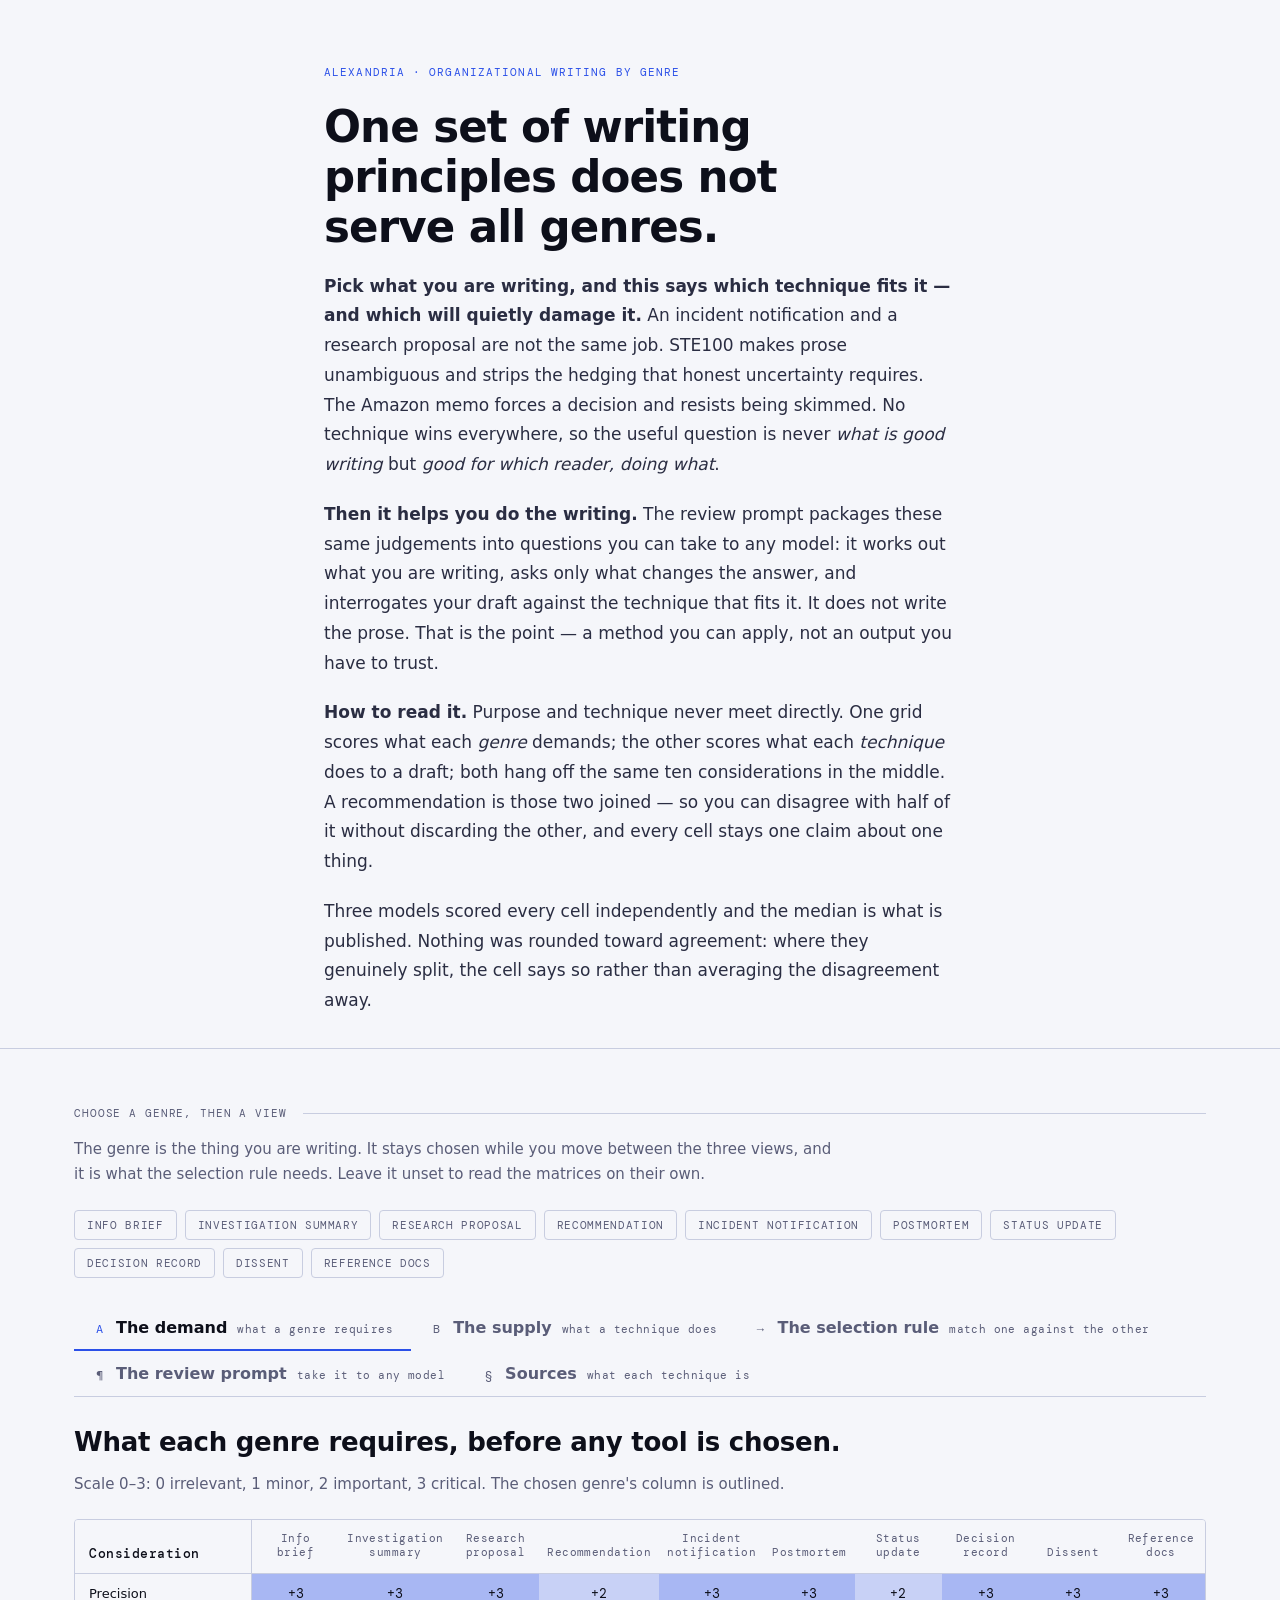
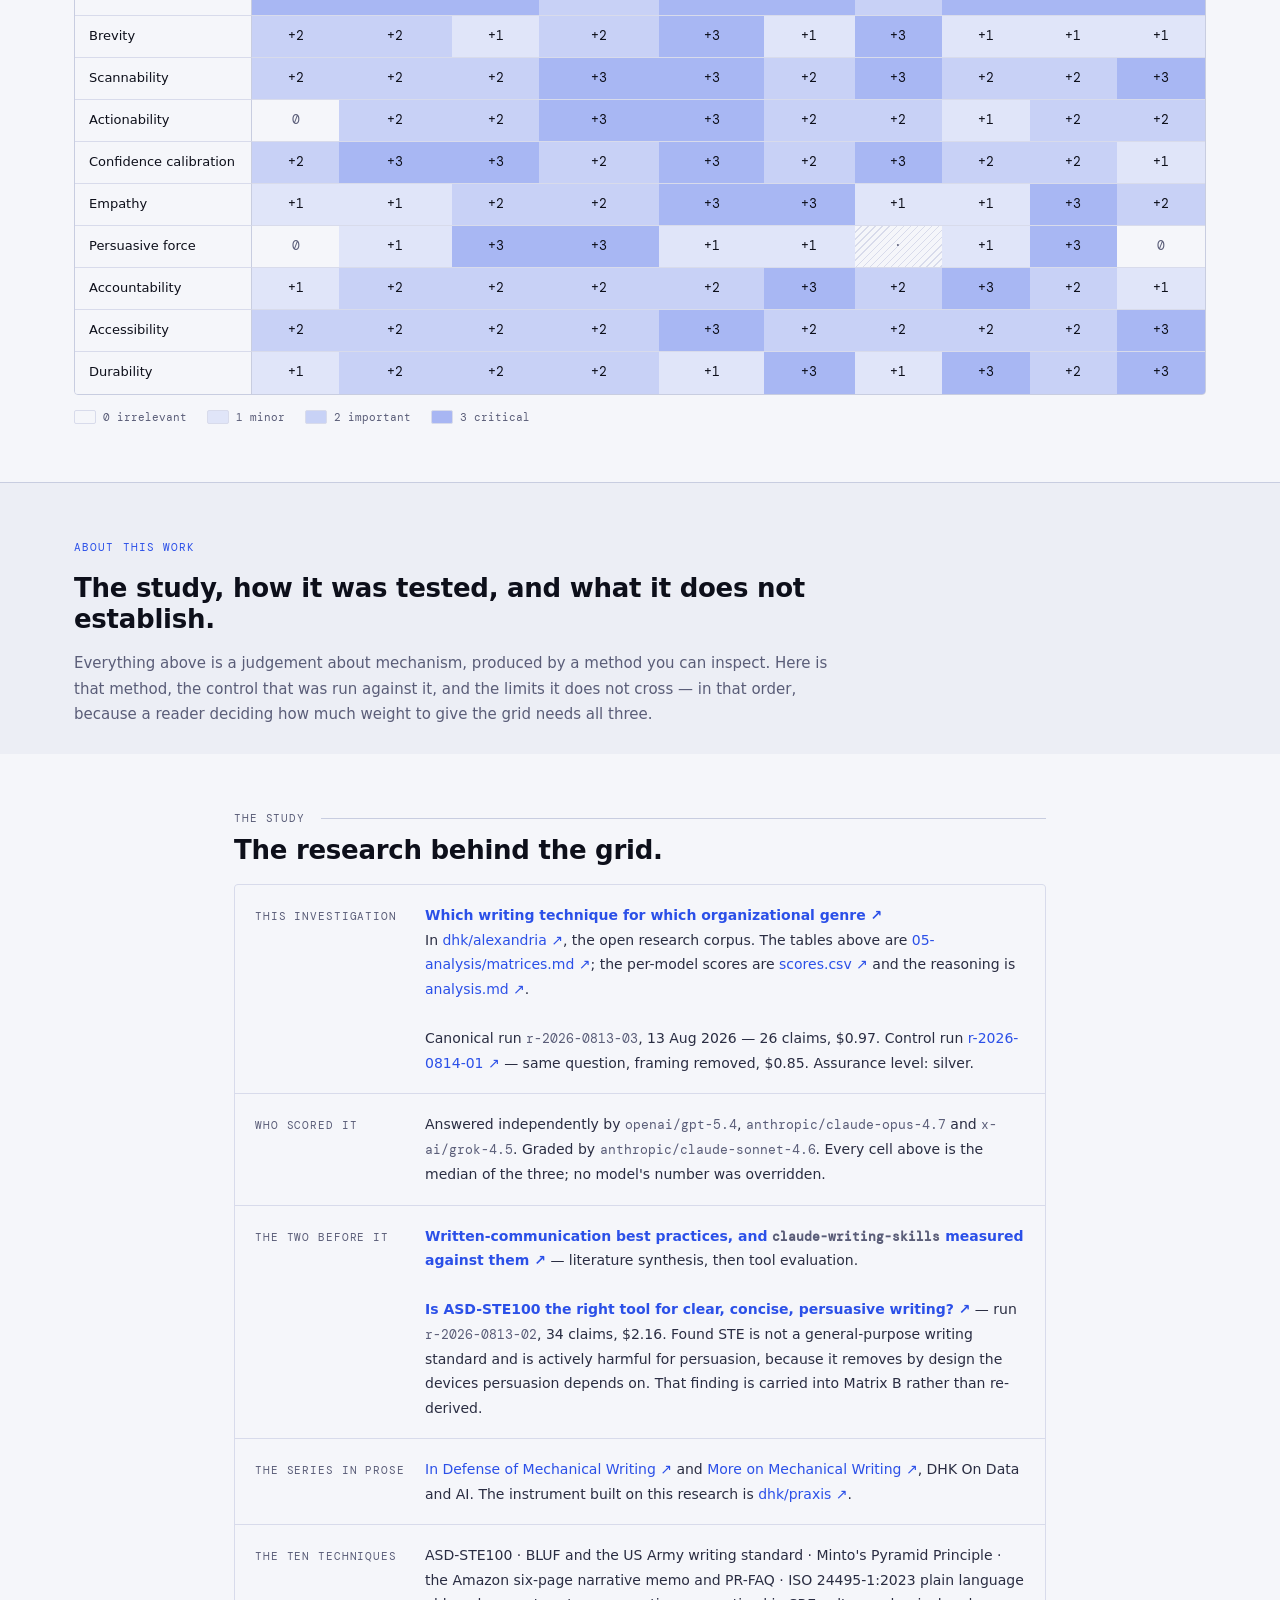
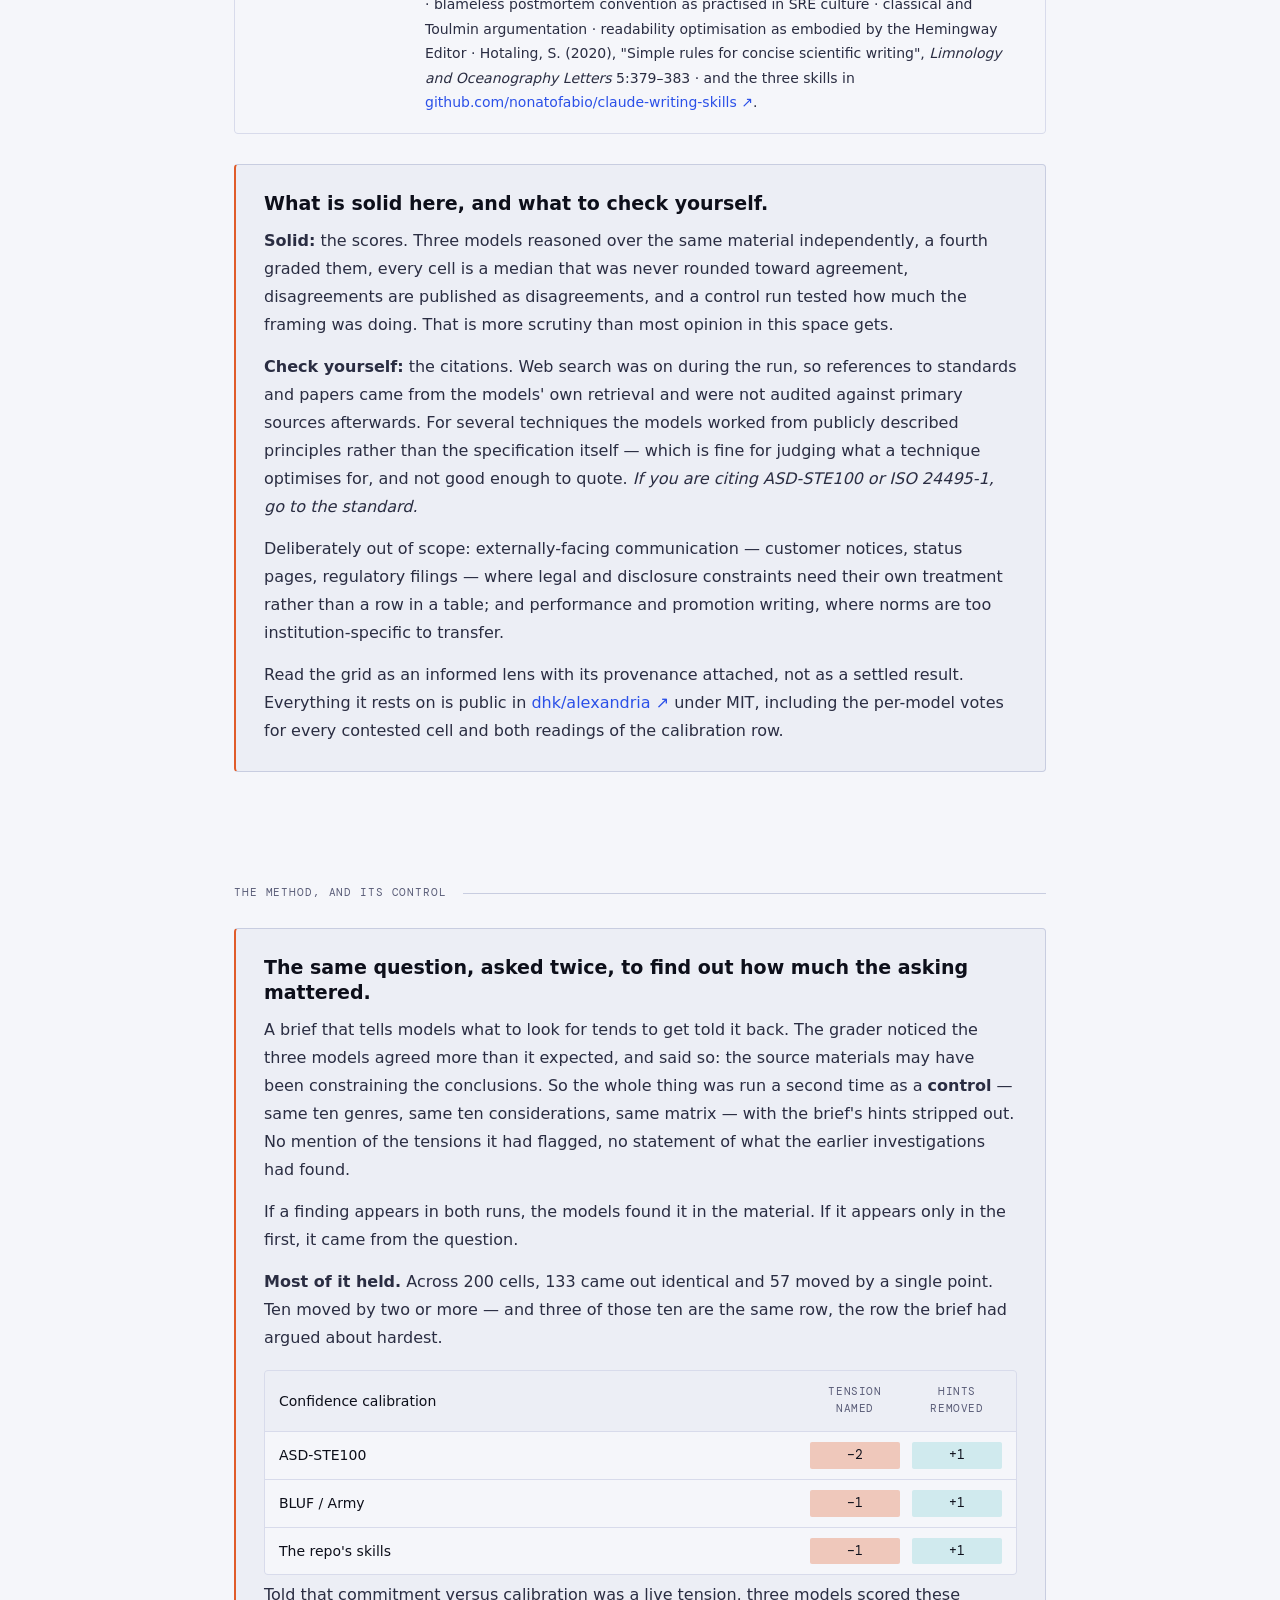
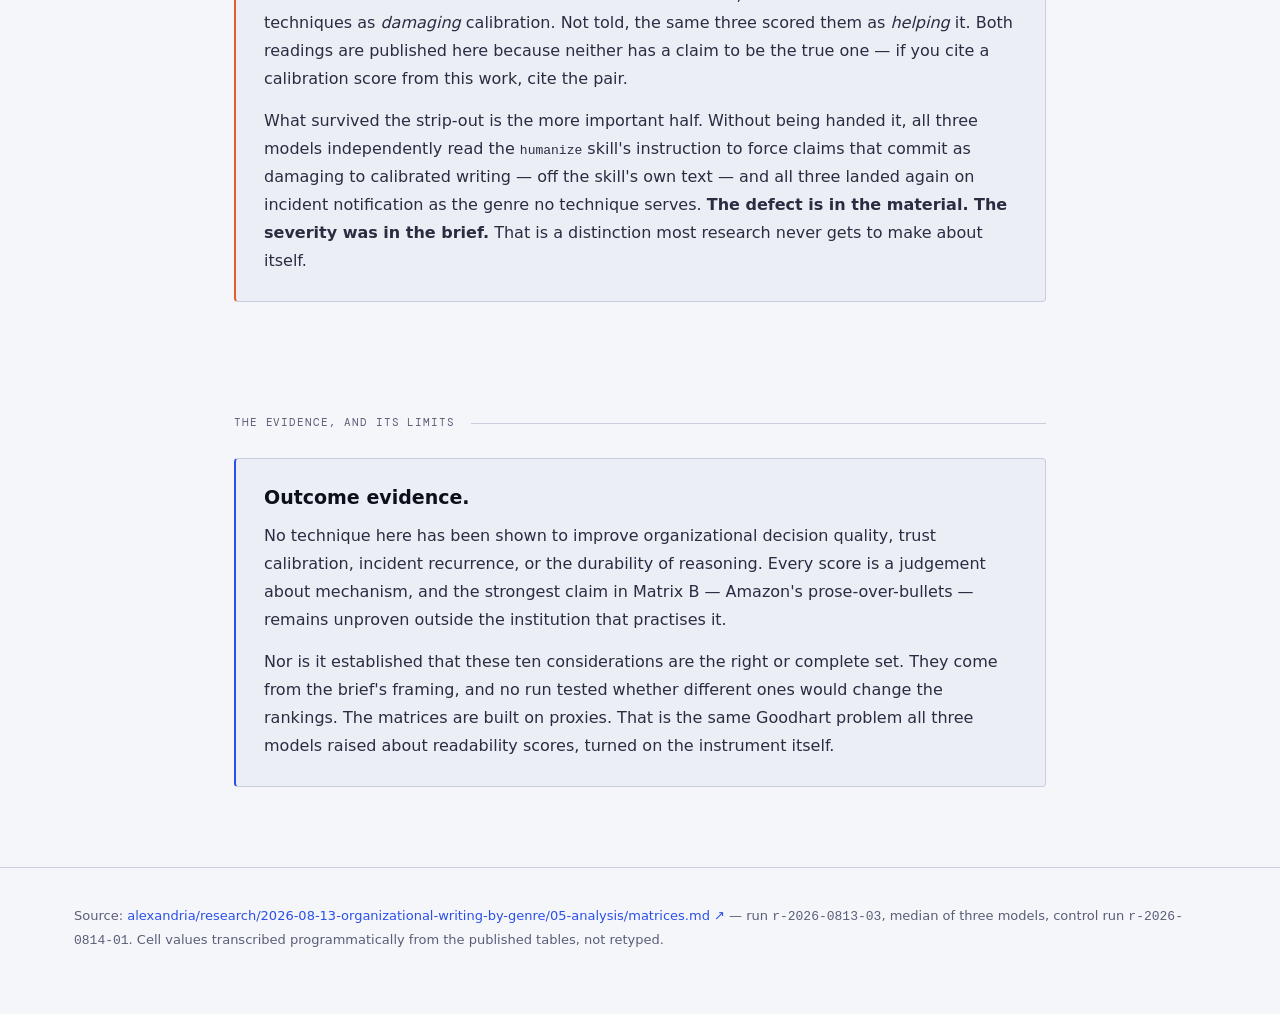
<file: research/2026-08-13-organizational-writing-by-genre/06-viewer/index.html>
<!doctype html>
<html lang="en">
<head>
<meta charset="utf-8">
<meta name="viewport" content="width=device-width, initial-scale=1">
<link rel="icon" href="data:image/svg+xml,%3Csvg xmlns='http://www.w3.org/2000/svg' viewBox='0 0 16 16'%3E%3Crect width='16' height='16' fill='%23f5f6fa'/%3E%3Cg fill='%232b50e8'%3E%3Crect x='2' y='2' width='5' height='5'/%3E%3Crect x='9' y='2' width='5' height='5' opacity='.45'/%3E%3Crect x='2' y='9' width='5' height='5' opacity='.45'/%3E%3Crect x='9' y='9' width='5' height='5'/%3E%3C/g%3E%3C/svg%3E">
<meta name="description" content="Ten organizational writing genres, ten writing techniques, and the ten considerations that join them. Built from the published matrices of research/2026-08-13-organizational-writing-by-genre.">
<title>An Opinionated Guide to Writing Techniques</title>
<link rel="preconnect" href="https://fonts.googleapis.com">
<link rel="preconnect" href="https://fonts.gstatic.com" crossorigin>
<link rel="stylesheet" href="https://fonts.googleapis.com/css2?family=DM+Mono:wght@400;500&display=swap">
<script id="grid-data" type="application/json">{"A": {"cols": ["Info brief", "Investigation summary", "Research proposal", "Recommendation", "Incident notification", "Postmortem", "Status update", "Decision record", "Dissent", "Reference docs"], "rows": [{"name": "Precision", "cells": [{"v": 3, "c": false, "d": false}, {"v": 3, "c": false, "d": false}, {"v": 3, "c": false, "d": false}, {"v": 2, "c": false, "d": false}, {"v": 3, "c": false, "d": false}, {"v": 3, "c": false, "d": false}, {"v": 2, "c": false, "d": false}, {"v": 3, "c": false, "d": false}, {"v": 3, "c": false, "d": false}, {"v": 3, "c": false, "d": false}]}, {"name": "Brevity", "cells": [{"v": 2, "c": false, "d": false}, {"v": 2, "c": false, "d": false}, {"v": 1, "c": false, "d": false}, {"v": 2, "c": false, "d": false}, {"v": 3, "c": false, "d": false}, {"v": 1, "c": false, "d": false}, {"v": 3, "c": false, "d": false}, {"v": 1, "c": false, "d": false}, {"v": 1, "c": false, "d": false}, {"v": 1, "c": false, "d": false}]}, {"name": "Scannability", "cells": [{"v": 2, "c": false, "d": false}, {"v": 2, "c": false, "d": false}, {"v": 2, "c": false, "d": false}, {"v": 3, "c": false, "d": false}, {"v": 3, "c": false, "d": false}, {"v": 2, "c": false, "d": false}, {"v": 3, "c": false, "d": false}, {"v": 2, "c": false, "d": false}, {"v": 2, "c": false, "d": false}, {"v": 3, "c": false, "d": false}]}, {"name": "Actionability", "cells": [{"v": 0, "c": false, "d": false}, {"v": 2, "c": false, "d": false}, {"v": 2, "c": false, "d": false}, {"v": 3, "c": false, "d": false}, {"v": 3, "c": false, "d": false}, {"v": 2, "c": false, "d": false}, {"v": 2, "c": false, "d": false}, {"v": 1, "c": false, "d": false}, {"v": 2, "c": false, "d": false}, {"v": 2, "c": false, "d": false}]}, {"name": "Confidence calibration", "cells": [{"v": 2, "c": false, "d": false}, {"v": 3, "c": false, "d": false}, {"v": 3, "c": false, "d": false}, {"v": 2, "c": false, "d": false}, {"v": 3, "c": false, "d": false}, {"v": 2, "c": false, "d": false}, {"v": 3, "c": false, "d": false}, {"v": 2, "c": false, "d": false}, {"v": 2, "c": false, "d": false}, {"v": 1, "c": false, "d": false}]}, {"name": "Empathy", "cells": [{"v": 1, "c": false, "d": false}, {"v": 1, "c": false, "d": false}, {"v": 2, "c": false, "d": false}, {"v": 2, "c": false, "d": false}, {"v": 3, "c": false, "d": false}, {"v": 3, "c": false, "d": false}, {"v": 1, "c": false, "d": false}, {"v": 1, "c": false, "d": false}, {"v": 3, "c": false, "d": false}, {"v": 2, "c": false, "d": false}]}, {"name": "Persuasive force", "cells": [{"v": 0, "c": false, "d": false}, {"v": 1, "c": false, "d": false}, {"v": 3, "c": false, "d": false}, {"v": 3, "c": false, "d": false}, {"v": 1, "c": false, "d": false}, {"v": 1, "c": false, "d": false}, {"v": null, "c": false, "d": false}, {"v": 1, "c": false, "d": false}, {"v": 3, "c": false, "d": false}, {"v": 0, "c": false, "d": false}]}, {"name": "Accountability", "cells": [{"v": 1, "c": false, "d": false}, {"v": 2, "c": false, "d": false}, {"v": 2, "c": false, "d": false}, {"v": 2, "c": false, "d": false}, {"v": 2, "c": false, "d": false}, {"v": 3, "c": false, "d": false}, {"v": 2, "c": false, "d": false}, {"v": 3, "c": false, "d": false}, {"v": 2, "c": false, "d": false}, {"v": 1, "c": false, "d": false}]}, {"name": "Accessibility", "cells": [{"v": 2, "c": false, "d": false}, {"v": 2, "c": false, "d": false}, {"v": 2, "c": false, "d": false}, {"v": 2, "c": false, "d": false}, {"v": 3, "c": false, "d": false}, {"v": 2, "c": false, "d": false}, {"v": 2, "c": false, "d": false}, {"v": 2, "c": false, "d": false}, {"v": 2, "c": false, "d": false}, {"v": 3, "c": false, "d": false}]}, {"name": "Durability", "cells": [{"v": 1, "c": false, "d": false}, {"v": 2, "c": false, "d": false}, {"v": 2, "c": false, "d": false}, {"v": 2, "c": false, "d": false}, {"v": 1, "c": false, "d": false}, {"v": 3, "c": false, "d": false}, {"v": 1, "c": false, "d": false}, {"v": 3, "c": false, "d": false}, {"v": 2, "c": false, "d": false}, {"v": 3, "c": false, "d": false}]}]}, "B": {"cols": ["ASD-STE100", "BLUF/Army", "Minto", "Amazon memo", "ISO 24495-1", "Blameless PM", "Toulmin", "Hemingway", "Hotaling", "repo skills"], "rows": [{"name": "Precision", "cells": [{"v": 2, "c": false, "d": false}, {"v": 1, "c": false, "d": false}, {"v": 1, "c": false, "d": false}, {"v": 2, "c": false, "d": false}, {"v": 1, "c": false, "d": true}, {"v": 1, "c": true, "d": false}, {"v": 2, "c": false, "d": false}, {"v": 0, "c": true, "d": false}, {"v": 1, "c": false, "d": false}, {"v": 2, "c": false, "d": true}]}, {"name": "Brevity", "cells": [{"v": 2, "c": false, "d": false}, {"v": 2, "c": false, "d": false}, {"v": 1, "c": false, "d": false}, {"v": -1, "c": false, "d": false}, {"v": 1, "c": false, "d": true}, {"v": 0, "c": false, "d": false}, {"v": -1, "c": false, "d": true}, {"v": 2, "c": false, "d": false}, {"v": 2, "c": false, "d": false}, {"v": 2, "c": false, "d": false}]}, {"name": "Scannability", "cells": [{"v": 1, "c": false, "d": false}, {"v": 2, "c": false, "d": false}, {"v": 2, "c": false, "d": false}, {"v": -2, "c": false, "d": true}, {"v": 2, "c": false, "d": true}, {"v": 1, "c": false, "d": false}, {"v": 0, "c": false, "d": false}, {"v": 1, "c": true, "d": false}, {"v": 1, "c": false, "d": false}, {"v": 2, "c": false, "d": true}]}, {"name": "Actionability", "cells": [{"v": 2, "c": false, "d": false}, {"v": 2, "c": false, "d": false}, {"v": 1, "c": false, "d": false}, {"v": 1, "c": false, "d": false}, {"v": 2, "c": false, "d": true}, {"v": 1, "c": false, "d": false}, {"v": 1, "c": false, "d": false}, {"v": 0, "c": false, "d": false}, {"v": 0, "c": false, "d": false}, {"v": 2, "c": false, "d": false}]}, {"name": "Confidence calibration", "cells": [{"v": -2, "c": false, "d": false}, {"v": -1, "c": false, "d": false}, {"v": null, "c": false, "d": true}, {"v": 1, "c": true, "d": false}, {"v": 1, "c": false, "d": true}, {"v": 2, "c": false, "d": false}, {"v": 2, "c": false, "d": false}, {"v": -2, "c": false, "d": false}, {"v": 0, "c": false, "d": false}, {"v": -1, "c": false, "d": true}]}, {"name": "Empathy", "cells": [{"v": -1, "c": false, "d": true}, {"v": 0, "c": false, "d": false}, {"v": 0, "c": false, "d": false}, {"v": 1, "c": false, "d": false}, {"v": 2, "c": false, "d": true}, {"v": 2, "c": false, "d": false}, {"v": 1, "c": false, "d": false}, {"v": 0, "c": false, "d": false}, {"v": 0, "c": false, "d": false}, {"v": null, "c": true, "d": false}]}, {"name": "Persuasive force", "cells": [{"v": -2, "c": false, "d": false}, {"v": 1, "c": false, "d": false}, {"v": 2, "c": false, "d": false}, {"v": 2, "c": false, "d": false}, {"v": null, "c": false, "d": true}, {"v": 0, "c": false, "d": false}, {"v": 2, "c": false, "d": false}, {"v": -1, "c": false, "d": false}, {"v": 0, "c": false, "d": false}, {"v": null, "c": true, "d": false}]}, {"name": "Accountability", "cells": [{"v": 1, "c": false, "d": false}, {"v": 1, "c": false, "d": false}, {"v": 0, "c": false, "d": false}, {"v": 1, "c": false, "d": false}, {"v": 1, "c": false, "d": true}, {"v": 2, "c": false, "d": true}, {"v": 1, "c": false, "d": false}, {"v": 0, "c": true, "d": false}, {"v": 0, "c": true, "d": false}, {"v": 2, "c": false, "d": true}]}, {"name": "Accessibility", "cells": [{"v": 2, "c": false, "d": false}, {"v": 1, "c": false, "d": false}, {"v": 1, "c": false, "d": false}, {"v": 0, "c": false, "d": true}, {"v": 2, "c": false, "d": true}, {"v": 1, "c": false, "d": false}, {"v": 0, "c": false, "d": false}, {"v": 2, "c": false, "d": true}, {"v": 1, "c": false, "d": false}, {"v": 2, "c": false, "d": true}]}, {"name": "Durability", "cells": [{"v": 1, "c": false, "d": false}, {"v": 0, "c": false, "d": false}, {"v": 1, "c": false, "d": false}, {"v": 2, "c": false, "d": false}, {"v": 1, "c": false, "d": true}, {"v": 2, "c": false, "d": false}, {"v": 2, "c": false, "d": false}, {"v": -1, "c": true, "d": false}, {"v": 0, "c": false, "d": false}, {"v": null, "c": true, "d": false}]}]}, "contested": [{"cell": "Precision × Blameless PM", "votes": "+1, 0, +2"}, {"cell": "Precision × Hemingway", "votes": "-1, 0, +1"}, {"cell": "Scannability × Hemingway", "votes": "0, +2, +1"}, {"cell": "Confidence calibration × Amazon memo", "votes": "+2, 0, +1"}, {"cell": "Empathy × repo skills", "votes": "-1, +1"}, {"cell": "Persuasive force × repo skills", "votes": "-2, +1"}, {"cell": "Accountability × Hemingway", "votes": "0, -1, +2"}, {"cell": "Accountability × Hotaling", "votes": "0, 0, +2"}, {"cell": "Durability × Hemingway", "votes": "0, -2, -1"}, {"cell": "Durability × repo skills", "votes": "+1, -1"}]}</script>
</head>
<body>
<style>
/* DHK "Electric Cobalt", light-only by system rule. Flat colour, hairline
   borders, no shadows, one 4px radius. DM Mono is chrome and figures only.

   Colour does two jobs here and only two:
   · Matrix A is magnitude — one hue, cobalt, light to dark.
   · Matrix B is polarity — teal serves / orange damages, neutral grey at zero.
   Validated: teal↔orange ΔE 17.5 deutan. Teal alone falls under 3:1 against
   the surface, so every cell prints its number and no cell is colour-alone. */
:root{
  --bg:#f5f6fa; --bg2:#eceef5; --bg3:#e0e3f0;
  --border:#c8cde0; --border-light:#d8dbeb;
  --text:#0d0f1a; --text-muted:#2a2d42; --text-dim:#5a5d78;
  --accent:#2b50e8; --accent-hover:#1a3bd4;
  --teal:#0ea5b0; --orange:#e05c2a; --purple:#8b2adc;

  /* sequential, one hue */
  --d0:#f5f6fa; --d1:rgba(43,80,232,.10); --d2:rgba(43,80,232,.22); --d3:rgba(43,80,232,.38);
  /* diverging, two poles + neutral */
  --sN2:rgba(224,92,42,.30); --sN1:rgba(224,92,42,.14);
  --s0:#eceef5;
  --sP1:rgba(14,165,176,.16); --sP2:rgba(14,165,176,.32);

  --font-sans:system-ui,-apple-system,"Segoe UI",sans-serif;
  --font-mono:"DM Mono",ui-monospace,Menlo,Consolas,monospace;
  --radius:4px;
}
*,*::before,*::after{box-sizing:border-box;margin:0;padding:0}
body{background:var(--bg);color:var(--text);font-family:var(--font-sans);line-height:1.6}
a{color:var(--accent);text-decoration:none}
a:hover{color:var(--accent-hover)}
button{font-family:inherit;cursor:pointer}
:focus-visible{outline:2px solid var(--accent);outline-offset:2px;border-radius:var(--radius)}

.wrap{max-width:1180px;margin:0 auto;padding:0 24px}
.mono{font-family:var(--font-mono);font-size:11px;letter-spacing:.1em;text-transform:uppercase;color:var(--text-dim)}
h1{font-size:clamp(30px,3.4vw,44px);font-weight:700;letter-spacing:-.02em;line-height:1.15;text-wrap:balance}
h2{font-size:26px;font-weight:600;letter-spacing:-.01em;line-height:1.2}
p{color:var(--text-muted);line-height:1.75}
.prose{max-width:680px}

header.top{padding:64px 0 32px;border-bottom:1px solid var(--border)}
.top .mono{color:var(--accent);margin-bottom:20px}
.lede{font-size:17px;margin-top:20px}

section{padding:56px 0}
.divider{display:flex;align-items:center;gap:16px;margin-bottom:8px}
.divider span{font-family:var(--font-mono);font-size:11px;letter-spacing:.08em;text-transform:uppercase;color:var(--text-dim)}
.divider::after{content:"";flex:1;height:1px;background:var(--border)}
.sub{font-size:15px;color:var(--text-dim);margin:14px 0 22px;max-width:760px;line-height:1.7}

/* ── the picker ─────────────────────────────────────────────── */
.picker{display:flex;flex-wrap:wrap;gap:8px;align-items:center;margin:0 0 18px}
.chip{font-family:var(--font-mono);font-size:11px;letter-spacing:.06em;text-transform:uppercase;
  padding:7px 12px;border:1px solid var(--border);border-radius:var(--radius);
  background:var(--bg);color:var(--text-dim);transition:color .15s,border-color .15s,background .15s}
.chip:hover{color:var(--accent);border-color:var(--accent)}
.chip.on{color:#fff;background:var(--accent);border-color:var(--accent)}

/* ── tabs ───────────────────────────────────────────────────── */
.tabs{display:flex;gap:0;border-bottom:1px solid var(--border);margin:26px 0 0;flex-wrap:wrap}
.tab{display:flex;align-items:baseline;gap:10px;background:transparent;border:0;
  border-bottom:2px solid transparent;padding:14px 18px 12px;margin-bottom:-1px;
  font-size:16px;font-weight:600;color:var(--text-dim);
  transition:color .15s,border-color .15s}
.tab:hover{color:var(--text)}
.tab[aria-selected="true"]{color:var(--text);border-bottom-color:var(--accent)}
.tab-n{font-family:var(--font-mono);font-size:12px;font-weight:400;color:var(--text-dim);min-width:14px}
.tab[aria-selected="true"] .tab-n{color:var(--accent)}
.tab-sub{font-family:var(--font-mono);font-size:10.5px;letter-spacing:.04em;
  font-weight:400;color:var(--text-dim);text-transform:none}
@media (max-width:760px){ .tab-sub{display:none} .tab{padding:12px 14px 10px;font-size:15px} }

.panel{padding-top:30px}
.panel[hidden]{display:none}
.panel h2{margin-bottom:0}
.panel:focus-visible{outline:2px solid var(--accent);outline-offset:4px}

/* ── rank grid ──────────────────────────────────────────────
   Rank is ordinal, so it takes a one-hue ramp: the order has to be
   visible in the colour. Five buckets, exact position printed. */
.r1{background:rgba(43,80,232,.40)}
.r2{background:rgba(43,80,232,.28)}
.r3{background:rgba(43,80,232,.18)}
.r4{background:rgba(43,80,232,.09)}
.r5{background:var(--bg)}
td.cell.rankcell{font-weight:500}
th.meanhead{color:var(--text);border-left:1px solid var(--border)}
td.cell.meancell{font-weight:500;color:var(--text);background:var(--bg2);
  border-left:1px solid var(--border)}

/* -- the about band --
   A hard break between the instrument and the account of it. The grid is the
   product; this is the provenance, and the two should not read as one
   continuous scroll. */
.about-rule{border-top:1px solid var(--border);background:var(--bg2)}
.about-head{padding:56px 0 4px;max-width:760px}
.about-head .mono{color:var(--accent);display:block;margin-bottom:16px}
.about-head h2{margin-bottom:16px}

/* -- sources table -- */
#tableS{min-width:820px}
#tableS th.s-col{text-align:left;padding:12px 16px}
#tableS th.s-col.narrow{width:190px}
#tableS td.s-cell{text-align:left;padding:14px 16px;font-size:13.5px;line-height:1.7;
  color:var(--text-muted);vertical-align:top}
#tableS td.s-cell.narrow{width:190px;font-size:13px}
#tableS td.s-cell a{color:var(--accent);border-bottom:1px solid transparent;transition:border-color .15s}
#tableS td.s-cell a:hover{border-bottom-color:var(--accent-hover)}
#tableS .s-host{display:block;font-family:var(--font-mono);font-size:11px;
  color:var(--text-dim);margin-top:4px}
#tableS th.rowhead{vertical-align:top;padding-top:14px}

/* -- technique card -- */
.techlink{background:transparent;border:0;padding:0;font:inherit;color:inherit;
  text-align:left;border-bottom:1px dotted var(--text-dim);transition:color .15s,border-color .15s}
.techlink:hover{color:var(--accent);border-bottom-color:var(--accent)}
thead th .techlink{font-family:var(--font-mono);font-size:10.5px;letter-spacing:.04em;
  color:var(--text-dim);line-height:1.35}
.techcard{margin-top:18px;border:1px solid var(--border);border-left:2px solid var(--accent);
  border-radius:var(--radius);background:var(--bg2);padding:20px 22px;max-width:760px}
.techcard[hidden]{display:none}
.tc-name{font-size:17px;font-weight:600;color:var(--text);margin-bottom:8px}
.tc-what{font-size:14px;line-height:1.75;color:var(--text-muted);margin-bottom:12px}
.tc-src{font-size:13px;line-height:1.7;color:var(--text-dim);display:flex;gap:12px;
  align-items:baseline;margin-top:6px}
.tc-k{font-family:var(--font-mono);font-size:10.5px;letter-spacing:.08em;
  text-transform:uppercase;color:var(--text-dim);min-width:112px;flex:none}
.tc-note{font-size:12.5px;line-height:1.7;color:var(--text-dim);margin-top:12px;
  padding-top:10px;border-top:1px solid var(--border-light)}

/* ── references ─────────────────────────────────────────────── */
.refs{display:flex;flex-direction:column;gap:1px;background:var(--border-light);
  border:1px solid var(--border-light);border-radius:var(--radius);overflow:hidden}
.ref{background:var(--bg);padding:18px 20px;display:grid;
  grid-template-columns:minmax(120px,150px) 1fr;gap:20px;align-items:baseline}
.ref-k{font-family:var(--font-mono);font-size:11px;letter-spacing:.08em;
  text-transform:uppercase;color:var(--text-dim)}
.ref-v{font-size:14px;line-height:1.75;color:var(--text-muted)}
.ref-v b{color:var(--text);font-weight:600}
.ref-v a{color:var(--accent);border-bottom:1px solid transparent;transition:border-color .15s}
.ref-v a:hover{border-bottom-color:var(--accent-hover)}
.ref-v code{font-family:var(--font-mono);font-size:12.5px;color:var(--text-dim)}
@media (max-width:640px){ .ref{grid-template-columns:1fr;gap:8px} }

/* ── the review prompt ──────────────────────────────────────── */
.prompt-head{display:flex;align-items:center;gap:14px;margin:22px 0 10px}
.prompt-head .spacer{flex:1}
.prompt{background:var(--bg2);border:1px solid var(--border);border-radius:var(--radius);
  padding:22px 24px;font-family:var(--font-mono);font-size:12.5px;line-height:1.8;
  color:var(--text-muted);white-space:pre-wrap;overflow-x:auto;max-height:620px;overflow-y:auto}
.chip.done{color:var(--accent-teal-ink,#0b7f88);border-color:var(--teal)}

/* ── matrices ───────────────────────────────────────────────── */
.scroller{overflow-x:auto;border:1px solid var(--border);border-radius:var(--radius);background:var(--bg)}
table{border-collapse:separate;border-spacing:0;width:100%;min-width:900px}
th,td{padding:0;text-align:center}
thead th{position:sticky;top:0;z-index:3;background:var(--bg);
  font-family:var(--font-mono);font-size:10.5px;letter-spacing:.04em;color:var(--text-dim);
  font-weight:400;padding:12px 8px;border-bottom:1px solid var(--border);vertical-align:bottom;line-height:1.35}
th.rowhead,td.rowhead{position:sticky;left:0;z-index:2;background:var(--bg);
  text-align:left;padding:10px 16px 10px 14px;font-size:13px;font-weight:500;color:var(--text);
  border-right:1px solid var(--border);white-space:nowrap}
thead th.rowhead{z-index:4}
tbody tr:not(:last-child) td,tbody tr:not(:last-child) th{border-bottom:1px solid var(--border-light)}
td.cell{font-family:var(--font-mono);font-size:13px;font-variant-numeric:tabular-nums;
  color:var(--text);width:88px;height:42px;position:relative;cursor:default}
td.cell.dim{color:var(--text-dim)}
td.cell .flag{position:absolute;top:3px;right:5px;font-size:10px;line-height:1;color:var(--orange)}
td.cell .flag.declined{color:var(--text-dim)}
td.cell.contested{cursor:pointer}
td.cell.contested:hover{outline:2px solid var(--orange);outline-offset:-2px}
col.hi,td.hi{outline:2px solid var(--accent);outline-offset:-2px}
thead th.hi{color:var(--accent)}

/* fills */
.d0{background:var(--d0)}.d1{background:var(--d1)}.d2{background:var(--d2)}.d3{background:var(--d3)}
.sn2{background:var(--sN2)}.sn1{background:var(--sN1)}.s0{background:var(--s0)}
.sp1{background:var(--sP1)}.sp2{background:var(--sP2)}
.snull{background:repeating-linear-gradient(135deg,transparent,transparent 4px,var(--border-light) 4px,var(--border-light) 5px)}

.legend{display:flex;flex-wrap:wrap;gap:20px;align-items:center;margin-top:14px}
.key{display:flex;align-items:center;gap:7px;font-family:var(--font-mono);font-size:11px;color:var(--text-dim)}
.sw{width:22px;height:14px;border:1px solid var(--border-light);border-radius:2px;flex:none}
.marks{font-size:13px;color:var(--text-dim);margin-top:12px;line-height:1.8;max-width:760px}
.marks b{font-family:var(--font-mono);color:var(--orange);font-weight:400}
.marks i{font-family:var(--font-mono);color:var(--text-dim);font-style:normal}
.marks strong{color:var(--text);font-weight:600}

/* ── the match ──────────────────────────────────────────────── */
.match{border:1px solid var(--border);border-radius:var(--radius);background:var(--bg2);padding:28px 30px;margin-top:26px}
.match h3{font-size:20px;font-weight:600;line-height:1.3}
.match .caveat{font-size:13px;color:var(--text-dim);margin-top:10px;line-height:1.7;max-width:720px}
.ranks{display:flex;flex-direction:column;gap:1px;background:var(--border-light);
  border:1px solid var(--border-light);border-radius:var(--radius);overflow:hidden;margin-top:20px}
.rank{display:grid;grid-template-columns:22px minmax(120px,150px) 1fr 58px;gap:14px;align-items:center;
  background:var(--bg);padding:10px 14px}
.rank .n{font-family:var(--font-mono);font-size:11px;color:var(--text-dim)}
.rank .who{font-size:14px;color:var(--text)}
.bar{height:8px;background:var(--bg3);border-radius:2px;overflow:hidden;position:relative}
.bar i{display:block;height:100%;border-radius:2px;transition:width .6s cubic-bezier(.22,1,.36,1)}
.bar i.pos{background:var(--teal)}
.bar i.neg{background:var(--orange)}
.rank .v{font-family:var(--font-mono);font-size:12px;font-variant-numeric:tabular-nums;color:var(--text-dim);text-align:right}

/* ── callouts ───────────────────────────────────────────────── */
.callout{border:1px solid var(--border);border-left:2px solid var(--accent);border-radius:var(--radius);
  background:var(--bg2);padding:26px 28px;margin-top:26px}
.callout.warn{border-left-color:var(--orange)}
.callout h3{font-size:19px;font-weight:600;line-height:1.3;margin-bottom:12px}
.swing{display:flex;flex-direction:column;gap:1px;background:var(--border-light);
  border:1px solid var(--border-light);border-radius:var(--radius);overflow:hidden;margin:18px 0 6px}
.swing-row{display:grid;grid-template-columns:minmax(120px,1fr) 90px 90px;gap:12px;background:var(--bg);padding:10px 14px;align-items:center}
.swing-row.head{background:var(--bg2)}
.swing-row .lab{font-size:14px;color:var(--text)}
.swing-row .n{font-family:var(--font-mono);font-size:13px;font-variant-numeric:tabular-nums;text-align:center;padding:3px 0;border-radius:2px}
.swing-row.head .n{font-size:10.5px;letter-spacing:.06em;text-transform:uppercase;color:var(--text-dim)}
.swing-row .n.a{background:var(--sN2);color:var(--text)}
.swing-row .n.b{background:var(--sP1);color:var(--text)}

.votes{margin-top:18px;font-size:13px;color:var(--text-dim);line-height:1.9;
  border-top:1px solid var(--border);padding-top:14px;display:none}
.votes.show{display:block}
.votes b{font-family:var(--font-mono);color:var(--text);font-weight:400}

footer{border-top:1px solid var(--border);padding:36px 0 64px;margin-top:24px}
footer p{font-size:13px;color:var(--text-dim);line-height:1.8}

@media (max-width:720px){
  section{padding:40px 0}
  .rank{grid-template-columns:22px 1fr 52px}
  .rank .bar{display:none}
}
@media (prefers-reduced-motion:reduce){*{transition-duration:.01ms!important}}
</style>

<header class="top">
  <div class="wrap prose">
    <div class="mono">Alexandria · organizational writing by genre</div>
    <h1>One set of writing principles does not serve all genres.</h1>
    <p class="lede"><strong>Pick what you are writing, and this says which technique
    fits it — and which will quietly damage it.</strong> An incident notification and a
    research proposal are not the same job. STE100 makes prose unambiguous and strips
    the hedging that honest uncertainty requires. The Amazon memo forces a decision and
    resists being skimmed. No technique wins everywhere, so the useful question is never
    <em>what is good writing</em> but <em>good for which reader, doing what</em>.</p>
    <p class="lede"><strong>Then it helps you do the writing.</strong> The review prompt
    packages these same judgements into questions you can take to any model: it works out
    what you are writing, asks only what changes the answer, and interrogates your draft
    against the technique that fits it. It does not write the prose. That is the point —
    a method you can apply, not an output you have to trust.</p>
    <p class="lede"><strong>How to read it.</strong> Purpose and technique never meet
    directly. One grid scores what each <em>genre</em> demands; the other scores what
    each <em>technique</em> does to a draft; both hang off the same ten considerations
    in the middle. A recommendation is those two joined — so you can disagree with half
    of it without discarding the other, and every cell stays one claim about one thing.</p>
    <p class="lede">Three models scored every cell independently and the median is what
    is published. Nothing was rounded toward agreement: where they genuinely split, the
    cell says so rather than averaging the disagreement away.</p>
  </div>
</header>

<section>
  <div class="wrap">
    <div class="divider"><span>Choose a genre, then a view</span></div>
    <p class="sub">The genre is the thing you are writing. It stays chosen while you
    move between the three views, and it is what the selection rule needs. Leave it
    unset to read the matrices on their own.</p>
    <div class="picker" id="picker" role="group" aria-label="Genre"></div>

    <div class="tabs" role="tablist" aria-label="Matrix view">
      <button class="tab" role="tab" id="tab-a" aria-controls="panel-a" aria-selected="true"  data-tab="a" type="button">
        <span class="tab-n">A</span>The demand<span class="tab-sub">what a genre requires</span></button>
      <button class="tab" role="tab" id="tab-b" aria-controls="panel-b" aria-selected="false" data-tab="b" type="button" tabindex="-1">
        <span class="tab-n">B</span>The supply<span class="tab-sub">what a technique does</span></button>
      <button class="tab" role="tab" id="tab-r" aria-controls="panel-r" aria-selected="false" data-tab="r" type="button" tabindex="-1">
        <span class="tab-n">→</span>The selection rule<span class="tab-sub">match one against the other</span></button>
      <button class="tab" role="tab" id="tab-p" aria-controls="panel-p" aria-selected="false" data-tab="p" type="button" tabindex="-1">
        <span class="tab-n">¶</span>The review prompt<span class="tab-sub">take it to any model</span></button>
      <button class="tab" role="tab" id="tab-s" aria-controls="panel-s" aria-selected="false" data-tab="s" type="button" tabindex="-1">
        <span class="tab-n">§</span>Sources<span class="tab-sub">what each technique is</span></button>
    </div>

    <div class="panel" id="panel-a" role="tabpanel" aria-labelledby="tab-a" tabindex="0">
      <h2>What each genre requires, before any tool is chosen.</h2>
      <p class="sub">Scale 0–3: 0 irrelevant, 1 minor, 2 important, 3 critical.
      The chosen genre's column is outlined.</p>
      <div class="scroller"><table id="tableA"></table></div>
      <div class="legend" id="legendA"></div>
    </div>

    <div class="panel" id="panel-b" role="tabpanel" aria-labelledby="tab-b" tabindex="0" hidden>
      <h2>What each technique does to that quality.</h2>
      <p class="sub">Scale −2 to +2: +2 serves it strongly, 0 neutral, −2 actively
      damages it. Click any cell marked
      <b style="color:var(--orange);font-family:var(--font-mono)">!</b> to see the three
      votes behind it.</p>
      <div class="scroller"><table id="tableB"></table></div>
      <div class="legend" id="legendB"></div>
      <p class="marks"><b>!</b> the three models differ by two points or more — the
      median is not a consensus and should not be read as one. <i>†</i> one model
      declined to score the cell. <i>hatched</i> no value is published: the recorded
      votes permit none, and any number printed would be one no model assigned.</p>
      <div class="votes" id="votes"></div>
      <div class="techcard" id="techcardB" hidden></div>
    </div>

    <div class="panel" id="panel-r" role="tabpanel" aria-labelledby="tab-r" tabindex="0" hidden>
      <h2>Match a genre's column in A against the technique columns in B.</h2>
      <p class="sub">That is the published rule, and the point of it is to argue with
      the cells rather than trust a recommendation.</p>
      <div class="match">
        <h3 id="matchTitle">Pick a genre above.</h3>
        <p class="caveat" id="matchCaveat">Nothing is ranked until you say what you
        are writing — the demand column is half of the calculation.</p>
        <div class="ranks" id="ranks"></div>
        <p class="caveat" style="margin-top:16px"><strong>This ranking is arithmetic
        added here, not a finding of the research.</strong> It weights each technique's
        supply score by how much the chosen genre demands that consideration, and sums.
        The source document prescribes matching the columns; it does not prescribe this
        or any other formula. Read it as a way into the two matrices, and argue with
        the cells rather than the total.</p>
      </div>

      <h2 style="margin-top:44px">Every technique, ranked in every genre.</h2>
      <p class="sub">The same arithmetic run ten times. Read along a row to see where a
      technique earns its place and where it does not. 1 is the best fit for that genre,
      10 the worst — a rank is a position, not a score, so a 1 in a weak field is still
      only first among ten. <strong>Rows are ordered by mean rank across all ten
      genres</strong>, shown in the last column, and techniques that tie on score share
      a rank rather than being separated by an arbitrary tiebreak.</p>
      <div class="scroller"><table id="tableR"></table></div>
      <div class="legend" id="legendR"></div>
      <p class="marks" id="rankNote"></p>
      <div class="techcard" id="techcard" hidden></div>
    </div>
    <div class="panel" id="panel-s" role="tabpanel" aria-labelledby="tab-s" tabindex="0" hidden>
      <h2>What each technique is, and where to read it.</h2>
      <p class="sub">Ten techniques, in the order they rank on the composite. The
      description says what the technique covers; the reference says where it is defined.
      <strong>A link appears only where the URL could be checked.</strong> Everything else
      carries its citation in full, which is what a bibliography is for — a reference you
      can look up beats a link nobody verified.</p>
      <div class="scroller"><table id="tableS"></table></div>
      <p class="marks" style="margin-top:16px">Every technique was examined in
      <a href="https://github.com/dhk/alexandria" target="_blank" rel="noopener noreferrer">dhk/alexandria ↗</a>;
      the row links through to the investigation that covered it.</p>
    </div>
    <div class="panel" id="panel-p" role="tabpanel" aria-labelledby="tab-p" tabindex="0" hidden>
      <h2>The same standard, as something you can hand to a model.</h2>
      <p class="sub">The matrices are a judgement about mechanism. This turns that
      judgement into a review procedure: what to hold the draft to, in what order to
      ask, and — the part that matters — what the reviewer is forbidden to do. Copy it
      into whatever model you already use. Nothing here is sent anywhere; the prompt is
      built in your browser and goes no further unless you take it.</p>

      <div class="prompt-head">
        <span class="mono" id="promptScope">General review</span>
        <span class="spacer"></span>
        <button class="chip" id="copyBtn" type="button">Copy prompt</button>
      </div>
      <pre class="prompt" id="promptText"></pre>
      <p class="marks" style="margin-top:14px">The refusals are the point. A reviewer
      that rewrites your draft has answered a question you did not ask, and one that
      scores it has replaced a judgement with a number. Both are in the prompt as
      prohibitions rather than preferences, because that is the difference between a
      review and a wash of plausible edits.</p>
    </div>
  </div>
</section>

<div class="about-rule">
  <div class="wrap">
    <div class="about-head">
      <span class="mono">About this work</span>
      <h2>The study, how it was tested, and what it does not establish.</h2>
      <p class="sub">Everything above is a judgement about mechanism, produced by a method
      you can inspect. Here is that method, the control that was run against it, and the
      limits it does not cross — in that order, because a reader deciding how much weight
      to give the grid needs all three.</p>
    </div>
  </div>
</div>

<section>
  <div class="wrap prose" style="max-width:860px">
    <div class="divider"><span>The study</span></div>
    <h2 style="margin-bottom:18px">The research behind the grid.</h2>

    <div class="refs">
      <div class="ref">
        <div class="ref-k">This investigation</div>
        <div class="ref-v"><b><a href="https://github.com/dhk/alexandria/tree/main/research/2026-08-13-organizational-writing-by-genre" target="_blank" rel="noopener noreferrer">Which
        writing technique for which organizational genre ↗</a></b><br>
        In <a href="https://github.com/dhk/alexandria" target="_blank" rel="noopener noreferrer">dhk/alexandria ↗</a>,
        the open research corpus. The tables above are
        <a href="https://github.com/dhk/alexandria/blob/main/research/2026-08-13-organizational-writing-by-genre/05-analysis/matrices.md" target="_blank" rel="noopener noreferrer">05-analysis/matrices.md ↗</a>;
        the per-model scores are
        <a href="https://github.com/dhk/alexandria/blob/main/research/2026-08-13-organizational-writing-by-genre/05-analysis/scores.csv" target="_blank" rel="noopener noreferrer">scores.csv ↗</a>
        and the reasoning is
        <a href="https://github.com/dhk/alexandria/blob/main/research/2026-08-13-organizational-writing-by-genre/05-analysis/analysis.md" target="_blank" rel="noopener noreferrer">analysis.md ↗</a>.<br><br>
        Canonical run <code>r-2026-0813-03</code>, 13 Aug 2026 — 26 claims, $0.97.
        Control run
        <a href="https://github.com/dhk/alexandria/blob/main/research/2026-08-13-organizational-writing-by-genre/03-runs/r-2026-0814-01-ablation/matrices.md" target="_blank" rel="noopener noreferrer">r-2026-0814-01 ↗</a>
        — same question, framing removed, $0.85. Assurance level: silver.</div>
      </div>
      <div class="ref">
        <div class="ref-k">Who scored it</div>
        <div class="ref-v">Answered independently by <code>openai/gpt-5.4</code>,
        <code>anthropic/claude-opus-4.7</code> and <code>x-ai/grok-4.5</code>.
        Graded by <code>anthropic/claude-sonnet-4.6</code>. Every cell above is the
        median of the three; no model's number was overridden.</div>
      </div>
      <div class="ref">
        <div class="ref-k">The two before it</div>
        <div class="ref-v"><b><a href="https://github.com/dhk/alexandria/tree/main/research/2026-08-12-writing-communication-best-practices" target="_blank" rel="noopener noreferrer">Written-communication
        best practices, and <code>claude-writing-skills</code> measured against them ↗</a></b>
        — literature synthesis, then tool evaluation.<br><br>
        <b><a href="https://github.com/dhk/alexandria/tree/main/research/2026-08-13-is-ste100-the-right-tool" target="_blank" rel="noopener noreferrer">Is
        ASD-STE100 the right tool for clear, concise, persuasive writing? ↗</a></b> —
        run <code>r-2026-0813-02</code>, 34 claims, $2.16. Found STE is not a general-purpose writing standard and is
        actively harmful for persuasion, because it removes by design the devices
        persuasion depends on. That finding is carried into Matrix B rather than
        re-derived.</div>
      </div>
      <div class="ref">
        <div class="ref-k">The series in prose</div>
        <div class="ref-v"><a href="https://dhkondata.substack.com/p/in-defense-of-mechanical-writing" target="_blank" rel="noopener noreferrer">In
        Defense of Mechanical Writing ↗</a> and
        <a href="https://dhkondata.substack.com/p/more-on-mechanical-writing" target="_blank" rel="noopener noreferrer">More
        on Mechanical Writing ↗</a>, DHK On Data and AI. The instrument built on this
        research is <a href="https://github.com/dhk/praxis" target="_blank" rel="noopener noreferrer">dhk/praxis ↗</a>.</div>
      </div>
      <div class="ref">
        <div class="ref-k">The ten techniques</div>
        <div class="ref-v">ASD-STE100 · BLUF and the US Army writing standard ·
        Minto's Pyramid Principle · the Amazon six-page narrative memo and PR-FAQ ·
        ISO 24495-1:2023 plain language · blameless postmortem convention as
        practised in SRE culture · classical and Toulmin argumentation ·
        readability optimisation as embodied by the Hemingway Editor ·
        Hotaling, S. (2020), "Simple rules for concise scientific writing",
        <i>Limnology and Oceanography Letters</i> 5:379–383 · and the three skills in
        <a href="https://github.com/nonatofabio/claude-writing-skills" target="_blank" rel="noopener noreferrer">github.com/nonatofabio/claude-writing-skills ↗</a>.</div>
      </div>
    </div>

    <div class="callout warn" style="margin-top:30px">
      <h3>What is solid here, and what to check yourself.</h3>
      <p><strong>Solid:</strong> the scores. Three models reasoned over the same material
      independently, a fourth graded them, every cell is a median that was never rounded
      toward agreement, disagreements are published as disagreements, and a control run
      tested how much the framing was doing. That is more scrutiny than most opinion in
      this space gets.</p>
      <p style="margin-top:14px"><strong>Check yourself:</strong> the citations. Web search
      was on during the run, so references to standards and papers came from the models'
      own retrieval and were not audited against primary sources afterwards. For several
      techniques the models worked from publicly described principles rather than the
      specification itself — which is fine for judging what a technique optimises for,
      and not good enough to quote. <em>If you are citing ASD-STE100 or ISO 24495-1, go
      to the standard.</em></p>
      <p style="margin-top:14px">Deliberately out of scope: externally-facing
      communication — customer notices, status pages, regulatory filings — where legal
      and disclosure constraints need their own treatment rather than a row in a table;
      and performance and promotion writing, where norms are too institution-specific
      to transfer.</p>
      <p style="margin-top:14px">Read the grid as an informed lens with its
      provenance attached, not as a settled result. Everything it rests on is public in
      <a href="https://github.com/dhk/alexandria" target="_blank" rel="noopener noreferrer">dhk/alexandria ↗</a> under MIT,
      including the per-model votes for every contested cell and both readings of the
      calibration row.</p>
    </div>
  </div>
</section>
<section>
  <div class="wrap prose" style="max-width:860px">
    <div class="divider"><span>The method, and its control</span></div>
    <div class="callout warn">
      <h3>The same question, asked twice, to find out how much the asking mattered.</h3>
      <p>A brief that tells models what to look for tends to get told it back. The grader
      noticed the three models agreed more than it expected, and said so: the source
      materials may have been constraining the conclusions. So the whole thing was run a
      second time as a <strong>control</strong> — same ten genres, same ten
      considerations, same matrix — with the brief's hints stripped out. No mention of the
      tensions it had flagged, no statement of what the earlier investigations had found.</p>
      <p style="margin-top:14px">If a finding appears in both runs, the models found it in
      the material. If it appears only in the first, it came from the question.</p>
      <p style="margin-top:14px"><strong>Most of it held.</strong> Across 200 cells, 133
      came out identical and 57 moved by a single point. Ten moved by two or more — and
      three of those ten are the same row, the row the brief had argued about hardest.</p>
      <div class="swing">
        <div class="swing-row head"><span class="lab">Confidence calibration</span><span class="n">Tension named</span><span class="n">Hints removed</span></div>
        <div class="swing-row"><span class="lab">ASD-STE100</span><span class="n a">−2</span><span class="n b">+1</span></div>
        <div class="swing-row"><span class="lab">BLUF / Army</span><span class="n a">−1</span><span class="n b">+1</span></div>
        <div class="swing-row"><span class="lab">The repo's skills</span><span class="n a">−1</span><span class="n b">+1</span></div>
      </div>
      <p>Told that commitment versus calibration was a live tension, three models scored
      these techniques as <em>damaging</em> calibration. Not told, the same three scored
      them as <em>helping</em> it. Both readings are published here because neither has a
      claim to be the true one — if you cite a calibration score from this work, cite
      the pair.</p>
      <p style="margin-top:14px">What survived the strip-out is the more important half.
      Without being handed it, all three models independently read the
      <code>humanize</code> skill's instruction to force claims that commit as damaging
      to calibrated writing — off the skill's own text — and all three landed again on
      incident notification as the genre no technique serves.
      <strong>The defect is in the material. The severity was in the brief.</strong>
      That is a distinction most research never gets to make about itself.</p>
    </div>
  </div>
</section>
<section>
  <div class="wrap prose" style="max-width:860px">
    <div class="divider"><span>The evidence, and its limits</span></div>
    <div class="callout">
      <h3>Outcome evidence.</h3>
      <p>No technique here has been shown to improve organizational decision
      quality, trust calibration, incident recurrence, or the durability of
      reasoning. Every score is a judgement about mechanism, and the strongest
      claim in Matrix B — Amazon's prose-over-bullets — remains unproven outside
      the institution that practises it.</p>
      <p style="margin-top:14px">Nor is it established that these ten
      considerations are the right or complete set. They come from the brief's
      framing, and no run tested whether different ones would change the rankings.
      The matrices are built on proxies. That is the same Goodhart problem all
      three models raised about readability scores, turned on the instrument
      itself.</p>
    </div>
  </div>
</section>

<footer>
  <div class="wrap">
    <p>Source:
    <a href="https://github.com/dhk/alexandria/blob/main/research/2026-08-13-organizational-writing-by-genre/05-analysis/matrices.md" target="_blank" rel="noopener noreferrer">alexandria/research/2026-08-13-organizational-writing-by-genre/05-analysis/matrices.md ↗</a>
    — run <code>r-2026-0813-03</code>, median of three models, control run
    <code>r-2026-0814-01</code>. Cell values transcribed programmatically from the
    published tables, not retyped.</p>
  </div>
</footer>

<script>
(function () {
  const DATA = JSON.parse(document.getElementById('grid-data').textContent);
  /* One line on what each technique is, its source, and a URL only where
     one could be verified. An unverified link is worse than none. */
  const TECH = {
    "ISO 24495-1": {
      "what": "Plain language: the reader can find what they need, understand it, and use it.",
      "covers": "Official ISO standard: governing principles and guidelines for producing plain-language documents.",
      "source": "ISO 24495-1:2023 — Plain language, Part 1: Governing principles and guidelines",
      "host": "iso.org",
      "url": "",
      "study": "genre"
    },
    "Blameless PM": {
      "what": "Systemic causes over individual fault, so that people report what actually happened.",
      "covers": "A practical description of blameless incident postmortems, and of avoiding person-focused language.",
      "source": "Google Cloud — Fearless shared postmortems",
      "host": "cloud.google.com",
      "url": "",
      "study": "genre"
    },
    "repo skills": {
      "what": "Three Claude writing skills — ste, plainspoken and humanize. The investigation found humanize's instruction to force claims that commit damages calibrated writing.",
      "covers": "The seven files of the repository the investigation evaluated, including the three skills and their reference material.",
      "source": "github.com/nonatofabio/claude-writing-skills",
      "host": "github.com",
      "url": "https://github.com/nonatofabio/claude-writing-skills",
      "study": "genre"
    },
    "Toulmin": {
      "what": "Claim, grounds, warrant, backing, qualifier, rebuttal — an argument built to survive disagreement.",
      "covers": "The six parts of Toulmin argumentation: claim, grounds, warrant, backing, qualifier and rebuttal.",
      "source": "Purdue OWL — Toulmin Argument; after Stephen Toulmin, The Uses of Argument (1958)",
      "host": "owl.purdue.edu",
      "url": "",
      "study": "genre"
    },
    "Minto": {
      "what": "Recommendation at the top, grouped reasons beneath it, then operational details and evidence.",
      "covers": "Answer-first, top-down structure: conclusion, then supporting arguments, then evidence and detail.",
      "source": "Barbara Minto, The Pyramid Principle",
      "host": "untools.co",
      "url": "",
      "study": "genre"
    },
    "BLUF/Army": {
      "what": "First sentence gives the recommendation and required decision; the next sentences state why.",
      "covers": "Army writing guidance, including leading with the main point and using active voice.",
      "source": "US Army writing standard — bottom line up front",
      "host": "army.mil",
      "url": "",
      "study": "genre"
    },
    "ASD-STE100": {
      "what": "Short, unambiguous sentences; concrete verbs; reduced jargon, nominalizations and nested clauses. Roughly 900 approved words, each with one meaning and one part of speech.",
      "covers": "The official Simplified Technical English standard: a controlled language for clear, safe, reliable technical documentation.",
      "source": "ASD-STE100, published by ASD (AeroSpace and Defence Industries Association of Europe)",
      "host": "asd-ste100.org",
      "url": "",
      "study": "ste"
    },
    "Amazon memo": {
      "what": "Decision required, recommendation, timing rationale, risk, next action. Prose over bullets, deliberately.",
      "covers": "First-hand discussion of Amazon's narrative-memo culture, six-page memos and working backwards from the customer.",
      "source": "a16z — Amazon narratives, memos and working backwards",
      "host": "a16z.com",
      "url": "",
      "study": "genre"
    },
    "Hotaling": {
      "what": "Ten rules for concise scientific writing, written for a discipline rather than for general prose.",
      "covers": "Identify the message, get to the point, remove unnecessary words, simplify language, and seek feedback.",
      "source": "Hotaling, S. (2020). Simple rules for concise scientific writing. Limnology and Oceanography Letters 5:379-383",
      "host": "doi.org",
      "url": "https://aslopubs.onlinelibrary.wiley.com/doi/10.1002/lol2.10165",
      "study": "ste"
    },
    "Hemingway": {
      "what": "Scores prose by grade level and flags adverbs, passive voice and complex sentences.",
      "covers": "A readability-focused editing tool that flags difficult sentences, passive voice, adverbs and overly complex wording. The one technique here with no published methodology.",
      "source": "Hemingway Editor",
      "host": "hemingwayapp.com",
      "url": "",
      "study": "ste"
    }
  };
  const STUDY = {
    ste: ['Examined in: Is ASD-STE100 the right tool?', 'https://github.com/dhk/alexandria/tree/main/research/2026-08-13-is-ste100-the-right-tool'],
    genre: ['Examined in: Which technique for which genre', 'https://github.com/dhk/alexandria/tree/main/research/2026-08-13-organizational-writing-by-genre'],
  };
  const A = DATA.A, B = DATA.B;
  let genre = null, openVote = null;

  const demandClass = (v) => v == null ? 'snull' : ['d0','d1','d2','d3'][v];
  const supplyClass = (v) => v == null ? 'snull'
    : v <= -2 ? 'sn2' : v === -1 ? 'sn1' : v === 0 ? 's0' : v === 1 ? 'sp1' : 'sp2';
  const show = (v) => v == null ? '·' : (v > 0 ? '+' + v : String(v));

  function build(el, m, kind) {
    const cols = m.cols;
    let html = '<thead><tr><th class="rowhead">Consideration</th>';
    cols.forEach((c, i) => {
      html += kind === 'B'
        ? `<th data-col="${i}"><button class="techlink" data-tech="${c}" type="button">${c}</button></th>`
        : `<th data-col="${i}">${c}</th>`;
    });
    html += '</tr></thead><tbody>';
    m.rows.forEach((row) => {
      html += `<tr><th class="rowhead">${row.name}</th>`;
      row.cells.forEach((cell, i) => {
        const cls = kind === 'A' ? demandClass(cell.v) : supplyClass(cell.v);
        const flags = (cell.c ? '<span class="flag">!</span>' : '')
                    + (cell.d ? '<span class="flag declined">†</span>' : '');
        html += `<td class="cell ${cls}${cell.v === 0 || cell.v == null ? ' dim' : ''}${cell.c ? ' contested' : ''}"
                    data-col="${i}" data-row="${row.name}" data-tech="${cols[i]}"
                    title="${row.name} × ${cols[i]}: ${show(cell.v)}">${show(cell.v)}${flags}</td>`;
      });
      html += '</tr>';
    });
    el.innerHTML = html + '</tbody>';
  }

  function legend(el, kind) {
    const items = kind === 'A'
      ? [['d0','0 irrelevant'],['d1','1 minor'],['d2','2 important'],['d3','3 critical']]
      : [['sn2','−2 damages'],['sn1','−1'],['s0','0 neutral'],['sp1','+1'],['sp2','+2 serves']];
    el.innerHTML = items.map(([c, l]) =>
      `<span class="key"><span class="sw ${c}"></span>${l}</span>`).join('');
  }

  /* The selection rule, made operable: weight each technique's supply by how
     much this genre demands that consideration. Arithmetic added here — the
     source prescribes matching the columns, not this formula. */
  function rank() {
    const ranksEl = document.getElementById('ranks');
    const titleEl = document.getElementById('matchTitle');
    const caveatEl = document.getElementById('matchCaveat');
    if (genre == null) {
      ranksEl.innerHTML = '';
      titleEl.textContent = 'Pick a genre above.';
      caveatEl.textContent = 'Nothing is ranked until you say what you are writing — '
        + 'the demand column is half of the calculation.';
      return;
    }
    const gi = A.cols.indexOf(genre);
    const demand = {};
    A.rows.forEach((r) => { demand[r.name] = r.cells[gi].v; });

    const scores = B.cols.map((tech, ti) => {
      let total = 0, max = 0;
      B.rows.forEach((r) => {
        const d = demand[r.name], s = r.cells[ti].v;
        if (d == null || s == null) return;
        total += d * s; max += d * 2;
      });
      return { tech, total, pct: max ? total / max : 0 };
    }).sort((a, b) => b.total - a.total);

    titleEl.textContent = `For ${genre.toLowerCase()}, the techniques rank:`;
    caveatEl.textContent = `Each technique's ten supply scores, weighted by how much `
      + `${genre.toLowerCase()} demands that consideration. Cells with no published `
      + `value are skipped rather than counted as zero.`;
    const widest = Math.max(...scores.map((s) => Math.abs(s.pct))) || 1;
    ranksEl.innerHTML = scores.map((s, i) => `
      <div class="rank">
        <span class="n">${String(i + 1).padStart(2, '0')}</span>
        <span class="who">${s.tech}</span>
        <span class="bar"><i class="${s.total < 0 ? 'neg' : 'pos'}"
          style="width:${Math.round(Math.abs(s.pct) / widest * 100)}%"></i></span>
        <span class="v">${s.total > 0 ? '+' : ''}${s.total}</span>
      </div>`).join('');
  }


  /* ── the review prompt ─────────────────────────────────────────────
     Built from the matrices themselves: the chosen genre's demand column
     decides what the reviewer holds the draft to and in what order, and
     Matrix B decides which techniques are named as serving or damaging it.
     The refusals are fixed — they are what separates a review from a wash
     of plausible edits, and they are prohibitions, not preferences. */
  function buildPrompt() {
    const scopeEl = document.getElementById('promptScope');
    const gi = genre == null ? -1 : A.cols.indexOf(genre);

    let weighted = A.rows.map((r) => ({
      name: r.name,
      d: gi < 0 ? null : r.cells[gi].v,
    }));
    if (gi >= 0) {
      weighted = weighted.filter((w) => w.d != null && w.d > 0)
                         .sort((a, b) => b.d - a.d);
    }
    scopeEl.textContent = genre == null ? 'General review' : `Tuned for ${genre.toLowerCase()}`;

    const L = [];
    L.push('# Review this message with me');
    L.push('');
    L.push('You are reviewing a piece of writing. You are not rewriting it.');
    L.push('');
    L.push('## What you may not do');
    L.push('');
    L.push('- Do not rewrite the text, or produce an improved version, or show me');
    L.push('  "how it could read". If I want that I will ask for it separately.');
    L.push('- Do not give it a score, a grade, or a mark out of anything. There is no');
    L.push('  overall number and inventing one replaces a judgement with a figure.');
    L.push('- Do not guess at something I have not told you. "I do not know, and here');
    L.push('  is the question that would settle it" is a complete and useful answer.');
    L.push('- Do not soften a finding to be encouraging. Say the thing.');
    L.push('- Ask me ONE question at a time and wait for the answer. Never a form,');
    L.push('  never a numbered list of six things to fill in.');
    L.push('');
    L.push('## The standard');
    L.push('');
    if (gi < 0) {
      L.push('Hold the draft to these ten considerations. They come from a study of ten');
      L.push('organizational writing genres, and they are not equally important in every');
      L.push('one — ask me what I am writing before you weigh them.');
      L.push('');
      A.rows.forEach((r) => L.push(`- ${r.name}`));
    } else {
      L.push(`I am writing: **${genre.toLowerCase()}**.`);
      L.push('');
      L.push('For this genre these considerations carry the weight, most first.');
      L.push('The number is how much the genre demands it, 0 irrelevant to 3 critical.');
      L.push('');
      weighted.forEach((w) => L.push(`- ${w.name} — ${w.d}`));
      const absent = A.rows
        .map((r) => ({ name: r.name, d: r.cells[gi].v }))
        .filter((r) => r.d === 0);
      if (absent.length) {
        L.push('');
        L.push(`Scored 0 for this genre, so do not spend my attention on ${
          absent.map((r) => r.name.toLowerCase()).join(' or ')}.`);
      }
      const top = topTechniques(gi);
      if (top.serves.length) {
        L.push('');
        L.push('Techniques that serve this genre, if the draft needs a shape:');
        L.push(`  ${top.serves.join(', ')}.`);
      }
      if (top.damages.length) {
        L.push('Techniques that damage something this genre needs — a technique can');
        L.push('appear in both lists, serving on balance while wrecking one thing:');
        L.push(`  ${top.damages.join(', ')}. Say so if I reach for one.`);
      }
    }
    L.push('');
    L.push('## How to run the review');
    L.push('');
    L.push('1. Read the draft. Tell me in two or three sentences what it currently');
    L.push('   does for its reader, and where that differs from what I want it to do.');
    L.push('   That is the answer. Everything below is available if I ask for it.');
    L.push('2. Then ask me your single most useful question — the one whose answer');
    L.push('   would most change your reading. Name what it decides between, so I can');
    L.push('   see why it is worth answering. A question that cannot state its');
    L.push('   consequence should not be asked.');
    L.push('3. Take my answer, and either ask the next one or tell me you have enough.');
    L.push('   Stop asking as soon as nothing further would change your reading, and');
    L.push('   say so plainly. I would rather be told you are finished than be walked');
    L.push('   through a questionnaire.');
    L.push('4. When I ask what is missing, go consideration by consideration. For each,');
    L.push('   say pass, gap, or unknown, and show the words in my draft that made you');
    L.push('   say it. A verdict with no evidence attached is an opinion.');
    L.push('5. Only if I ask "what should I change" — and not before — locate the');
    L.push('   changes: quote the sentence, say what it should do instead, and leave');
    L.push('   the writing to me. Every gap you reported should produce a located');
    L.push('   change, fold into another one, or be named as having no place to land.');
    L.push('');
    L.push('## What "unknown" means');
    L.push('');
    L.push('It is not a failure and not a hedge. It means the answer depends on');
    L.push('something I have not told you, or on something no reading of the text can');
    L.push('settle. Use it often and say which of the two it is.');
    L.push('');
    L.push('## Where this standard comes from, and what it is worth');
    L.push('');
    L.push('The weights are the median of three models scoring independently, from an');
    L.push('investigation into how writing techniques serve organizational genres. They');
    L.push('are judgements about mechanism. No technique in that study has been shown');
    L.push('to improve decision quality, trust, or incident recurrence — the matrices');
    L.push('rest on proxies, not outcomes. Treat this as an informed lens, argue with');
    L.push('it where your reading of my draft says otherwise, and tell me when you do.');
    L.push('');
    L.push('The full investigation, including the per-model votes for every contested');
    L.push('cell, is public:');
    L.push('https://github.com/dhk/alexandria/tree/main/research/2026-08-13-organizational-writing-by-genre');
    L.push('');
    L.push('---');
    L.push('');
    L.push('My draft follows. Begin at step 1.');
    L.push('');
    L.push('```');
    L.push('[paste your draft here]');
    L.push('```');

    document.getElementById('promptText').textContent = L.join('\n');
  }

  /* The three techniques that best serve this genre's demands, and any that
     damage something it treats as important. Both read off Matrix B. */
  function topTechniques(gi) {
    const demand = {};
    A.rows.forEach((r) => { demand[r.name] = r.cells[gi].v; });
    const scored = B.cols.map((tech, ti) => {
      let total = 0;
      const harms = [];
      B.rows.forEach((r) => {
        const d = demand[r.name], v = r.cells[ti].v;
        if (d == null || v == null) return;
        total += d * v;
        if (v < 0 && d >= 2) harms.push(r.name.toLowerCase());
      });
      return { tech, total, harms };
    });
    return {
      serves: scored.slice().sort((a, b) => b.total - a.total).slice(0, 3).map((s) => s.tech),
      damages: scored.filter((s) => s.harms.length)
                     .map((s) => `${s.tech} (${s.harms.join(', ')})`),
    };
  }

  /* Rank each technique within each genre, using the same weighting the
     selection rule uses. Derived here, not published by the research —
     the caveat above governs this grid too. */
  function rankGrid() {
    const ranks = {};
    A.cols.forEach((g, gi) => {
      const demand = {};
      A.rows.forEach((r) => { demand[r.name] = r.cells[gi].v; });
      const scored = B.cols.map((tech, ti) => {
        let total = 0;
        B.rows.forEach((r) => {
          const d = demand[r.name], v = r.cells[ti].v;
          if (d != null && v != null) total += d * v;
        });
        return { tech, total };
      }).sort((a, b) => b.total - a.total);
      /* Techniques on the same score share a rank. Breaking a tie on
         position in the list would assert an ordering the numbers do not
         support, and the rank visibly moved between runs when it did. */
      scored.forEach((s2, i) => {
        const tied = i > 0 && scored[i - 1].total === s2.total;
        const rank = tied ? ranks[scored[i - 1].tech][g] : i + 1;
        (ranks[s2.tech] = ranks[s2.tech] || {})[g] = rank;
      });
    });
    return ranks;
  }

  function orderedByComposite() {
    const ranks = rankGrid();
    const mean = (t) => A.cols.reduce((sum, g) => sum + ranks[t][g], 0) / A.cols.length;
    return B.cols.slice().sort((a, b) => mean(a) - mean(b));
  }

  function buildRankTable() {
    const ranks = rankGrid();
    const bucket = (n) => 'r' + Math.min(5, Math.ceil(n / 2));
    const mean = (t) => A.cols.reduce((sum, g) => sum + ranks[t][g], 0) / A.cols.length;
    /* Rows in composite order, best overall first, with the composite shown.
       A table sorted by a key the reader cannot see is asking to be trusted. */
    const ordered = orderedByComposite();
    let html = '<thead><tr><th class="rowhead">Technique</th>';
    A.cols.forEach((c, i) => { html += `<th data-col="${i}">${c}</th>`; });
    html += '<th class="meanhead">Mean</th></tr></thead><tbody>';
    ordered.forEach((tech) => {
      const row = ranks[tech];
      const positions = A.cols.map((g) => row[g]);
      const best = Math.min(...positions), worst = Math.max(...positions);
      const bestG = A.cols[positions.indexOf(best)];
      const worstG = A.cols[positions.indexOf(worst)];
      html += `<tr><th class="rowhead"><button class="techlink" data-tech="${tech}" type="button"
                 title="Best: ${bestG} (${best}). Worst: ${worstG} (${worst}). Click for more.">${tech}</button></th>`;
      A.cols.forEach((g, i) => {
        const n = row[g];
        html += `<td class="cell rankcell ${bucket(n)}${n > 6 ? ' dim' : ''}" data-col="${i}"
                    title="${tech} ranks ${n} of ${B.cols.length} for ${g.toLowerCase()}">${n}</td>`;
      });
      html += `<td class="cell meancell">${mean(tech).toFixed(1)}</td></tr>`;
    });
    document.getElementById('tableR').innerHTML = html + '</tbody>';

    document.getElementById('legendR').innerHTML =
      [['r1', '1–2 best fit'], ['r2', '3–4'], ['r3', '5–6'], ['r4', '7–8'], ['r5', '9–10 worst fit']]
        .map(([c, l]) => `<span class="key"><span class="sw ${c}"></span>${l}</span>`).join('');

    /* Name the standouts, because a reader should not have to scan 100 cells
       to find the two rows that say something. */
    const spread = ordered.map((t) => {
      const ps = A.cols.map((g) => ranks[t][g]);
      return { t, best: Math.min(...ps), worst: Math.max(...ps),
               firsts: ps.filter((n) => n === 1).length,
               lasts: ps.filter((n) => n === B.cols.length).length };
    });
    const topper = spread.slice().sort((a, b) => b.firsts - a.firsts)[0];
    const bottom = spread.slice().sort((a, b) => b.lasts - a.lasts)[0];
    const never = spread.filter((x) => x.best > 3).map((x) => x.t);
    document.getElementById('rankNote').innerHTML =
      `<strong>${topper.t}</strong> takes first place in ${topper.firsts} of the ten `
      + `genres, and <strong>${bottom.t}</strong> comes last in ${bottom.lasts}. `
      + (never.length
          ? `Never in the top three anywhere: ${never.join(', ')}. A technique can be `
            + `sound and still be the wrong reach for every genre in this set.`
          : '');
  }


  /* The sources table and the hover card read one record set, so a citation
     cannot say two different things in two places. */
  function buildSourcesTable() {
    const order = orderedByComposite();
    let html = '<thead><tr>'
      + '<th class="rowhead">Technique</th>'
      + '<th class="s-col">What it covers</th>'
      + '<th class="s-col">Reference</th>'
      + '<th class="s-col narrow">Examined in</th>'
      + '</tr></thead><tbody>';
    order.forEach((tech) => {
      const t = TECH[tech];
      if (!t) return;
      const [studyLabel, studyUrl] = STUDY[t.study];
      const ref = t.url
        ? `<a href="${t.url}" target="_blank" rel="noopener noreferrer">${t.source} ↗</a>`
        : `${t.source}<span class="s-host">${t.host}</span>`;
      html += `<tr>
        <th class="rowhead">${tech}</th>
        <td class="s-cell">${t.covers}</td>
        <td class="s-cell">${ref}</td>
        <td class="s-cell narrow"><a href="${studyUrl}" target="_blank" rel="noopener noreferrer">${studyLabel.replace('Examined in: ', '')} ↗</a></td>
      </tr>`;
    });
    document.getElementById('tableS').innerHTML = html + '</tbody>';
  }

  function highlight() {
    document.querySelectorAll('.hi').forEach((n) => n.classList.remove('hi'));
    if (genre == null) return;
    const gi = A.cols.indexOf(genre);
    document.querySelectorAll(`#tableA [data-col="${gi}"], #tableR [data-col="${gi}"]`)
      .forEach((n) => n.classList.add('hi'));
  }

  function picker() {
    document.getElementById('picker').innerHTML = A.cols.map((c) =>
      `<button class="chip${c === genre ? ' on' : ''}" data-genre="${c}" type="button">${c}</button>`).join('');
  }

  build(document.getElementById('tableA'), A, 'A');
  build(document.getElementById('tableB'), B, 'B');
  legend(document.getElementById('legendA'), 'A');
  legend(document.getElementById('legendB'), 'B');
  picker();
  buildRankTable();
  buildSourcesTable();
  buildPrompt();

  document.getElementById('picker').addEventListener('click', (e) => {
    const btn = e.target.closest('[data-genre]');
    if (!btn) return;
    genre = btn.dataset.genre === genre ? null : btn.dataset.genre;
    picker(); highlight(); rank(); buildPrompt();
  });

  /* ── tabs ──────────────────────────────────────────────────────────
     One view at a time. The genre picker sits above them and persists,
     because it is the one choice all three views share. */
  const TABS = ['a', 'b', 'r', 'p', 's'];

  function selectTab(which, focus) {
    TABS.forEach((t) => {
      const tab = document.getElementById('tab-' + t);
      const panel = document.getElementById('panel-' + t);
      const on = t === which;
      tab.setAttribute('aria-selected', String(on));
      tab.tabIndex = on ? 0 : -1;
      panel.hidden = !on;
    });
    if (focus) document.getElementById('tab-' + which).focus();
  }

  const tablist = document.querySelector('.tabs');
  tablist.addEventListener('click', (e) => {
    const tab = e.target.closest('[data-tab]');
    if (tab) selectTab(tab.dataset.tab, false);
  });
  tablist.addEventListener('keydown', (e) => {
    const keys = { ArrowLeft: -1, ArrowRight: 1, Home: 'first', End: 'last' };
    if (!(e.key in keys)) return;
    e.preventDefault();
    const current = TABS.findIndex((t) =>
      document.getElementById('tab-' + t).getAttribute('aria-selected') === 'true');
    const step = keys[e.key];
    const next = step === 'first' ? 0
      : step === 'last' ? TABS.length - 1
      : (current + step + TABS.length) % TABS.length;
    selectTab(TABS[next], true);
  });

  /* Click a technique name anywhere to read what it is and where it was
     examined. The card opens under whichever grid was clicked. */
  document.addEventListener('click', (e) => {
    const btn = e.target.closest('.techlink');
    const inB = e.target.closest('#tableB');
    const card = document.getElementById(inB ? 'techcardB' : 'techcard');
    const other = document.getElementById(inB ? 'techcard' : 'techcardB');
    other.hidden = true;
    if (!btn) { return; }
    const t = btn.dataset.tech;
    const info = TECH[t];
    if (!info) { card.hidden = true; return; }
    if (card.dataset.open === t && !card.hidden) { card.hidden = true; card.dataset.open = ''; return; }
    const { what, source, url, study } = info;
    const [studyLabel, studyUrl] = STUDY[study];
    card.innerHTML = `
      <div class="tc-name">${t}</div>
      <p class="tc-what">${what}</p>
      <p class="tc-src"><span class="tc-k">Source</span>${
        url ? `<a href="${url}" target="_blank" rel="noopener noreferrer">${source} ↗</a>` : source}</p>
      <p class="tc-src"><span class="tc-k">In the research</span><a href="${studyUrl}" target="_blank" rel="noopener noreferrer">${studyLabel} ↗</a></p>
      ${url ? '' : '<p class="tc-note">No link: the citation is given in full so it can be looked up, rather than pointed at a URL nobody checked.</p>'}`;
    card.hidden = false;
    card.dataset.open = t;
  });

  document.getElementById('copyBtn').addEventListener('click', async (e) => {
    const text = document.getElementById('promptText').textContent;
    const btn = e.currentTarget;
    try {
      await navigator.clipboard.writeText(text);
      btn.textContent = 'Copied';
      btn.classList.add('done');
    } catch {
      /* Clipboard access can be refused outright. Selecting the prompt lets
         the reader copy it themselves rather than leaving a dead button. */
      const range = document.createRange();
      range.selectNodeContents(document.getElementById('promptText'));
      const sel = window.getSelection();
      sel.removeAllRanges(); sel.addRange(range);
      btn.textContent = 'Selected — press ⌘C';
    }
    setTimeout(() => { btn.textContent = 'Copy prompt'; btn.classList.remove('done'); }, 2600);
  });

  document.getElementById('tableB').addEventListener('click', (e) => {
    const td = e.target.closest('td.contested');
    const box = document.getElementById('votes');
    if (!td) return;
    const row = td.dataset.row, tech = td.dataset.tech;
    const key = row + '|' + tech;
    if (openVote === key) { box.classList.remove('show'); openVote = null; return; }
    /* Match on the two names rather than on a joined string: the separator in
       the source is a multiplication sign, and a joined key compares a literal
       from this markup against one that arrived through a JSON escape. Those
       survive an encoding mismatch differently, and the lookup silently missed. */
    const norm = (s) => s.replace(/\s+/g, ' ').trim().toLowerCase();
    const hit = DATA.contested.find((c) => {
      const parts = c.cell.split(/[×x]/i);
      return parts.length === 2 && norm(parts[0]) === norm(row) && norm(parts[1]) === norm(tech);
    });
    box.innerHTML = hit
      ? `<b>${row} × ${tech}</b> — the three votes were <b>${hit.votes}</b>. The median is
         printed in the grid; it is an artifact of a genuine disagreement, not a finding.`
      : `<b>${key}</b> — marked contested, but no per-model votes are published for it.`;
    box.classList.add('show');
    openVote = key;
  });
})();
</script>
</body>
</html>
</file>
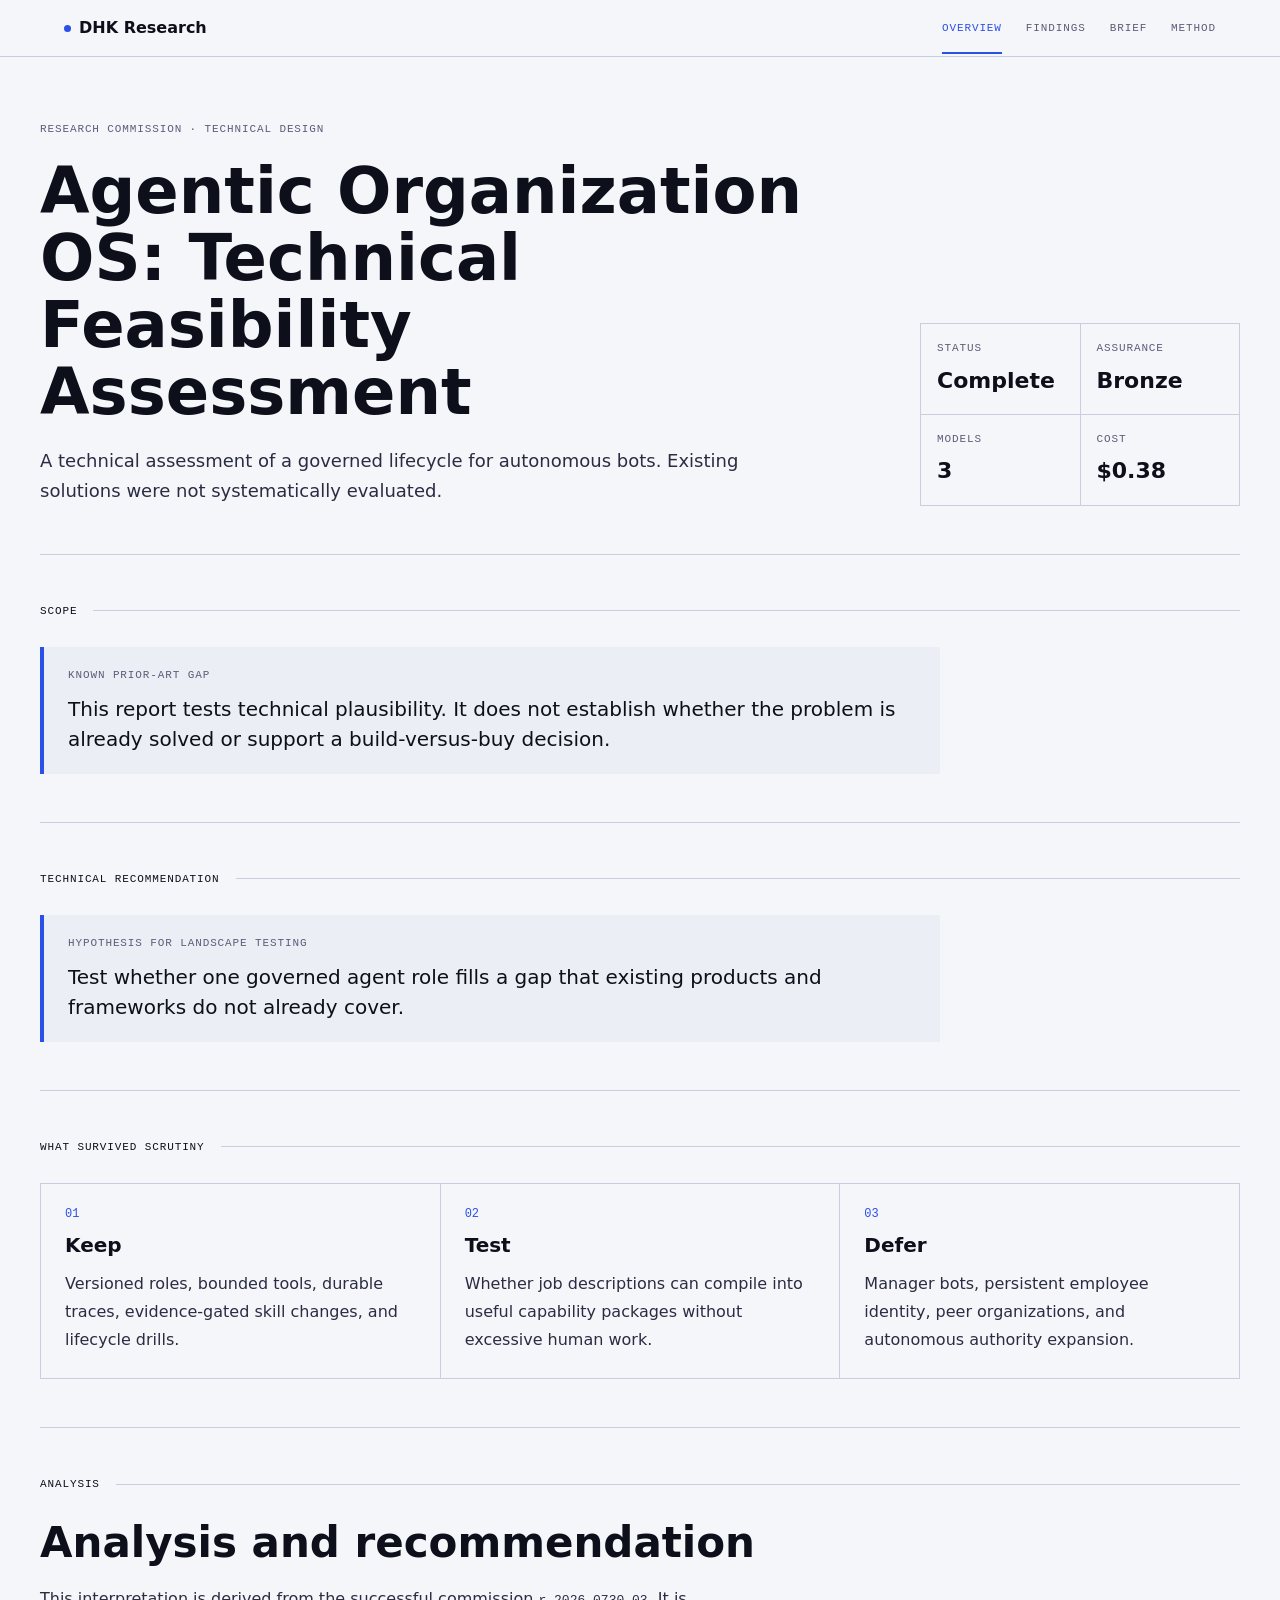
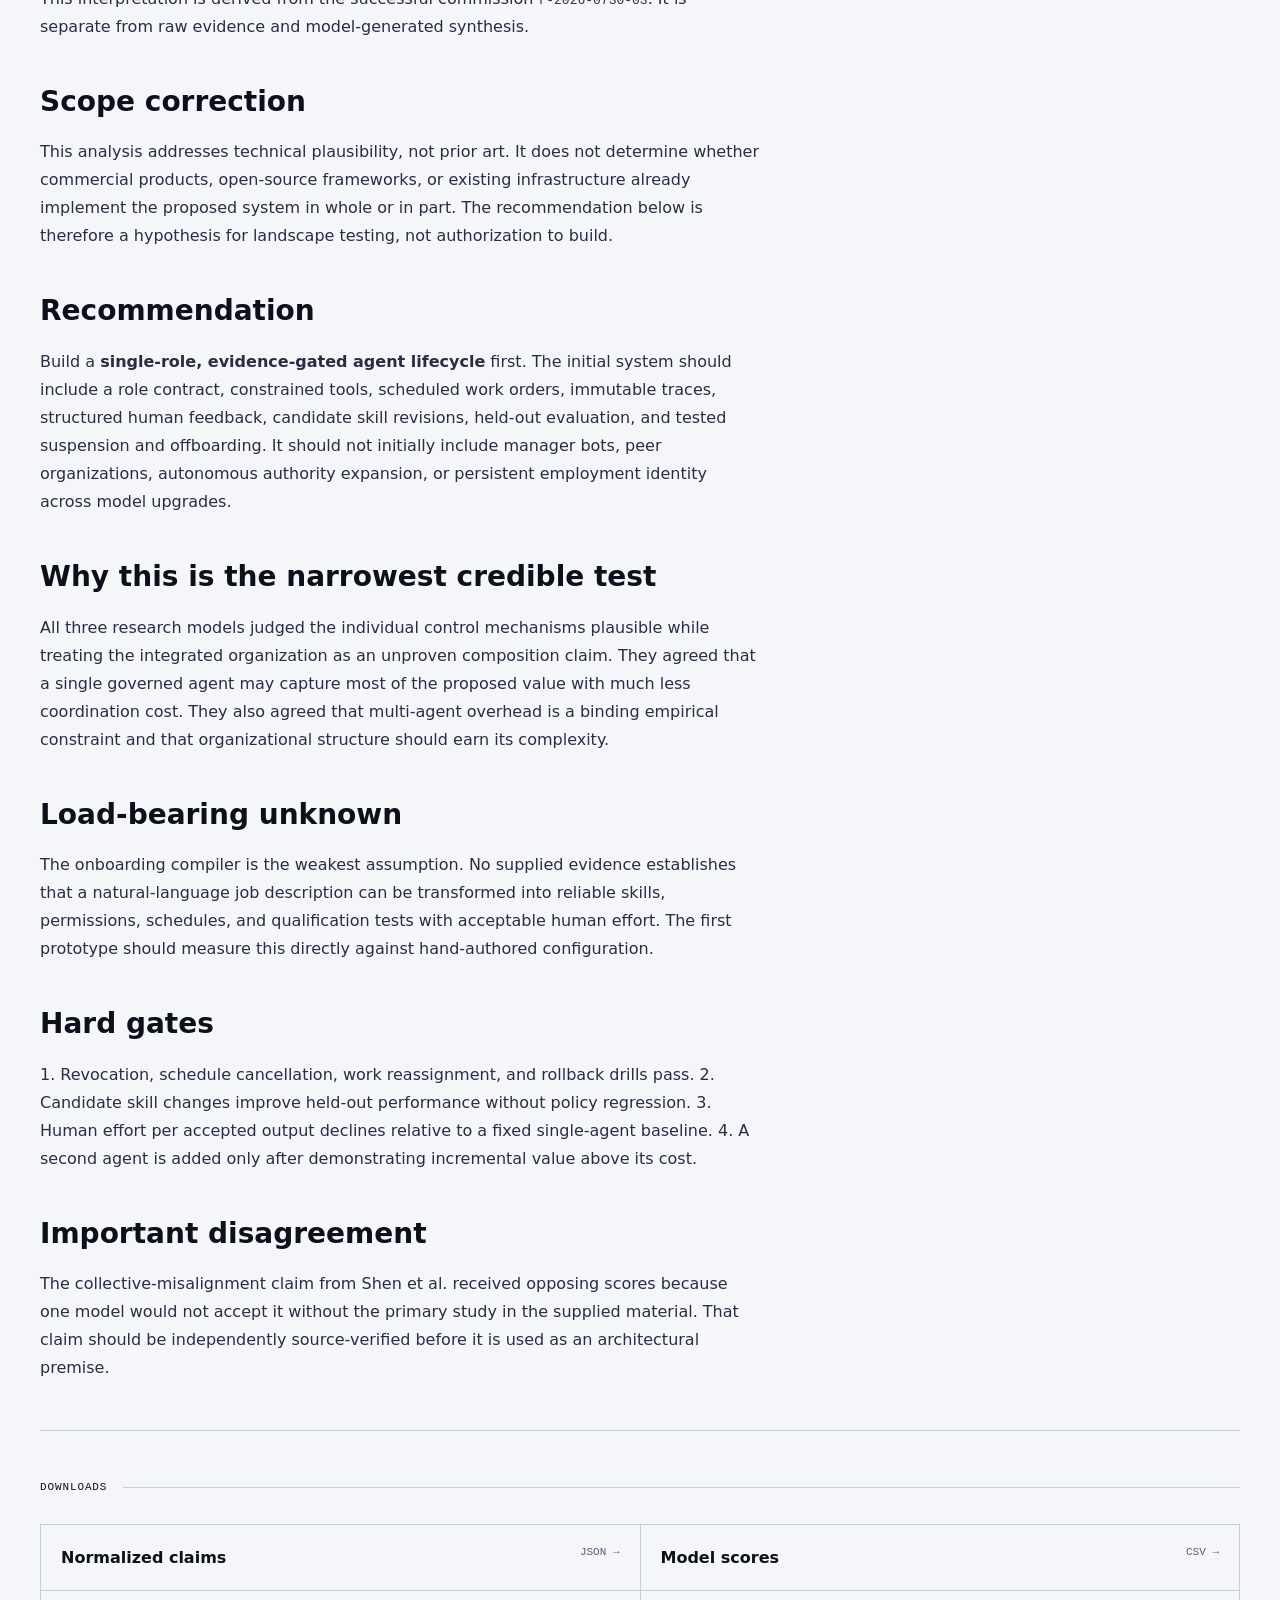
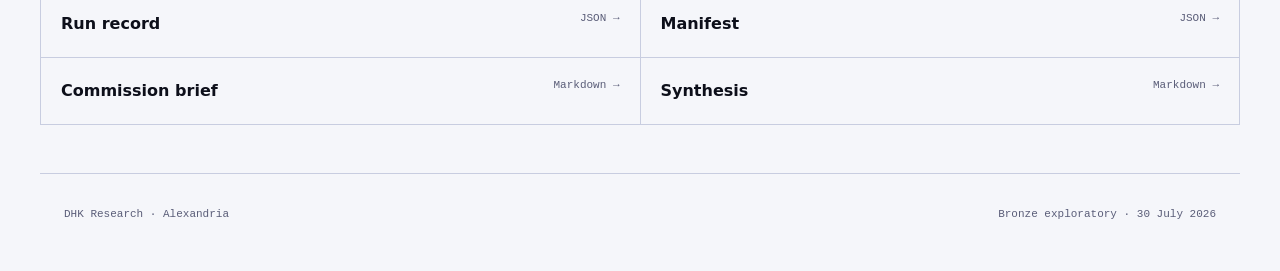
<file: research/2026-07-30-agentic-organization/08-published/html/index.html>
<!doctype html><html lang="en"><head><meta charset="utf-8"><meta name="viewport" content="width=device-width,initial-scale=1"><meta name="description" content="Technical feasibility research with an unresolved prior-art gap"><title>Agentic Organization OS: Technical Feasibility Assessment | DHK Research</title><link rel="stylesheet" href="assets/report.css"></head><body><header class="site-header"><div class="shell nav"><a class="brand" href="index.html"><span class="brand-dot"></span>DHK Research</a><nav class="nav-links" aria-label="Report"><a href="index.html" aria-current="page">Overview</a><a href="findings.html">Findings</a><a href="brief.html">Brief</a><a href="methodology.html">Method</a></nav></div></header><main><section class="shell hero"><div class="hero-copy"><span class="eyebrow">Research commission · Technical design</span><h1>Agentic Organization OS: Technical Feasibility Assessment</h1><p class="dek">A technical assessment of a governed lifecycle for autonomous bots. Existing solutions were not systematically evaluated.</p></div><div class="status-block"><div class="stat"><span class="meta">Status</span><strong>Complete</strong></div><div class="stat"><span class="meta">Assurance</span><strong>Bronze</strong></div><div class="stat"><span class="meta">Models</span><strong>3</strong></div><div class="stat"><span class="meta">Cost</span><strong>$0.38</strong></div></div></section><section class="shell section"><div class="section-head"><span class="label">Scope</span></div><div class="decision"><span class="meta">Known prior-art gap</span><p>This report tests technical plausibility. It does not establish whether the problem is already solved or support a build-versus-buy decision.</p></div></section><section class="shell section"><div class="section-head"><span class="label">Technical recommendation</span></div><div class="decision"><span class="meta">Hypothesis for landscape testing</span><p>Test whether one governed agent role fills a gap that existing products and frameworks do not already cover.</p></div></section><section class="shell section"><div class="section-head"><span class="label">What survived scrutiny</span></div><div class="feature-grid"><article class="feature"><span class="index">01</span><h3>Keep</h3><p>Versioned roles, bounded tools, durable traces, evidence-gated skill changes, and lifecycle drills.</p></article><article class="feature"><span class="index">02</span><h3>Test</h3><p>Whether job descriptions can compile into useful capability packages without excessive human work.</p></article><article class="feature"><span class="index">03</span><h3>Defer</h3><p>Manager bots, persistent employee identity, peer organizations, and autonomous authority expansion.</p></article></div></section><section class="shell section"><div class="section-head"><span class="label">Analysis</span></div><article class="prose"><h1 id="analysis-and-recommendation">Analysis and recommendation</h1>
<p>This interpretation is derived from the successful commission <code>r-2026-0730-03</code>. It is separate from raw evidence and model-generated synthesis.</p>
<h2 id="scope-correction">Scope correction</h2>
<p>This analysis addresses technical plausibility, not prior art. It does not determine whether commercial products, open-source frameworks, or existing infrastructure already implement the proposed system in whole or in part. The recommendation below is therefore a hypothesis for landscape testing, not authorization to build.</p>
<h2 id="recommendation">Recommendation</h2>
<p>Build a <strong>single-role, evidence-gated agent lifecycle</strong> first. The initial system should include a role contract, constrained tools, scheduled work orders, immutable traces, structured human feedback, candidate skill revisions, held-out evaluation, and tested suspension and offboarding. It should not initially include manager bots, peer organizations, autonomous authority expansion, or persistent employment identity across model upgrades.</p>
<h2 id="why-this-is-the-narrowest-credible-test">Why this is the narrowest credible test</h2>
<p>All three research models judged the individual control mechanisms plausible while treating the integrated organization as an unproven composition claim. They agreed that a single governed agent may capture most of the proposed value with much less coordination cost. They also agreed that multi-agent overhead is a binding empirical constraint and that organizational structure should earn its complexity.</p>
<h2 id="load-bearing-unknown">Load-bearing unknown</h2>
<p>The onboarding compiler is the weakest assumption. No supplied evidence establishes that a natural-language job description can be transformed into reliable skills, permissions, schedules, and qualification tests with acceptable human effort. The first prototype should measure this directly against hand-authored configuration.</p>
<h2 id="hard-gates">Hard gates</h2>
<p>1. Revocation, schedule cancellation, work reassignment, and rollback drills pass. 2. Candidate skill changes improve held-out performance without policy regression. 3. Human effort per accepted output declines relative to a fixed single-agent baseline. 4. A second agent is added only after demonstrating incremental value above its cost.</p>
<h2 id="important-disagreement">Important disagreement</h2>
<p>The collective-misalignment claim from Shen et al. received opposing scores because one model would not accept it without the primary study in the supplied material. That claim should be independently source-verified before it is used as an architectural premise.</p></article></section><section class="shell section"><div class="section-head"><span class="label">Downloads</span></div><div class="downloads"><a class="download" href="data/claims.json"><span>Normalized claims</span><span>JSON →</span></a><a class="download" href="data/scores.csv"><span>Model scores</span><span>CSV →</span></a><a class="download" href="data/run.json"><span>Run record</span><span>JSON →</span></a><a class="download" href="data/manifest.json"><span>Manifest</span><span>JSON →</span></a><a class="download" href="data/brief.md"><span>Commission brief</span><span>Markdown →</span></a><a class="download" href="data/report.md"><span>Synthesis</span><span>Markdown →</span></a></div></section></main><footer><div class="shell footer-inner"><span>DHK Research · Alexandria</span><span>Bronze exploratory · 30 July 2026</span></div></footer><script src="assets/report.js"></script></body></html>
</file>
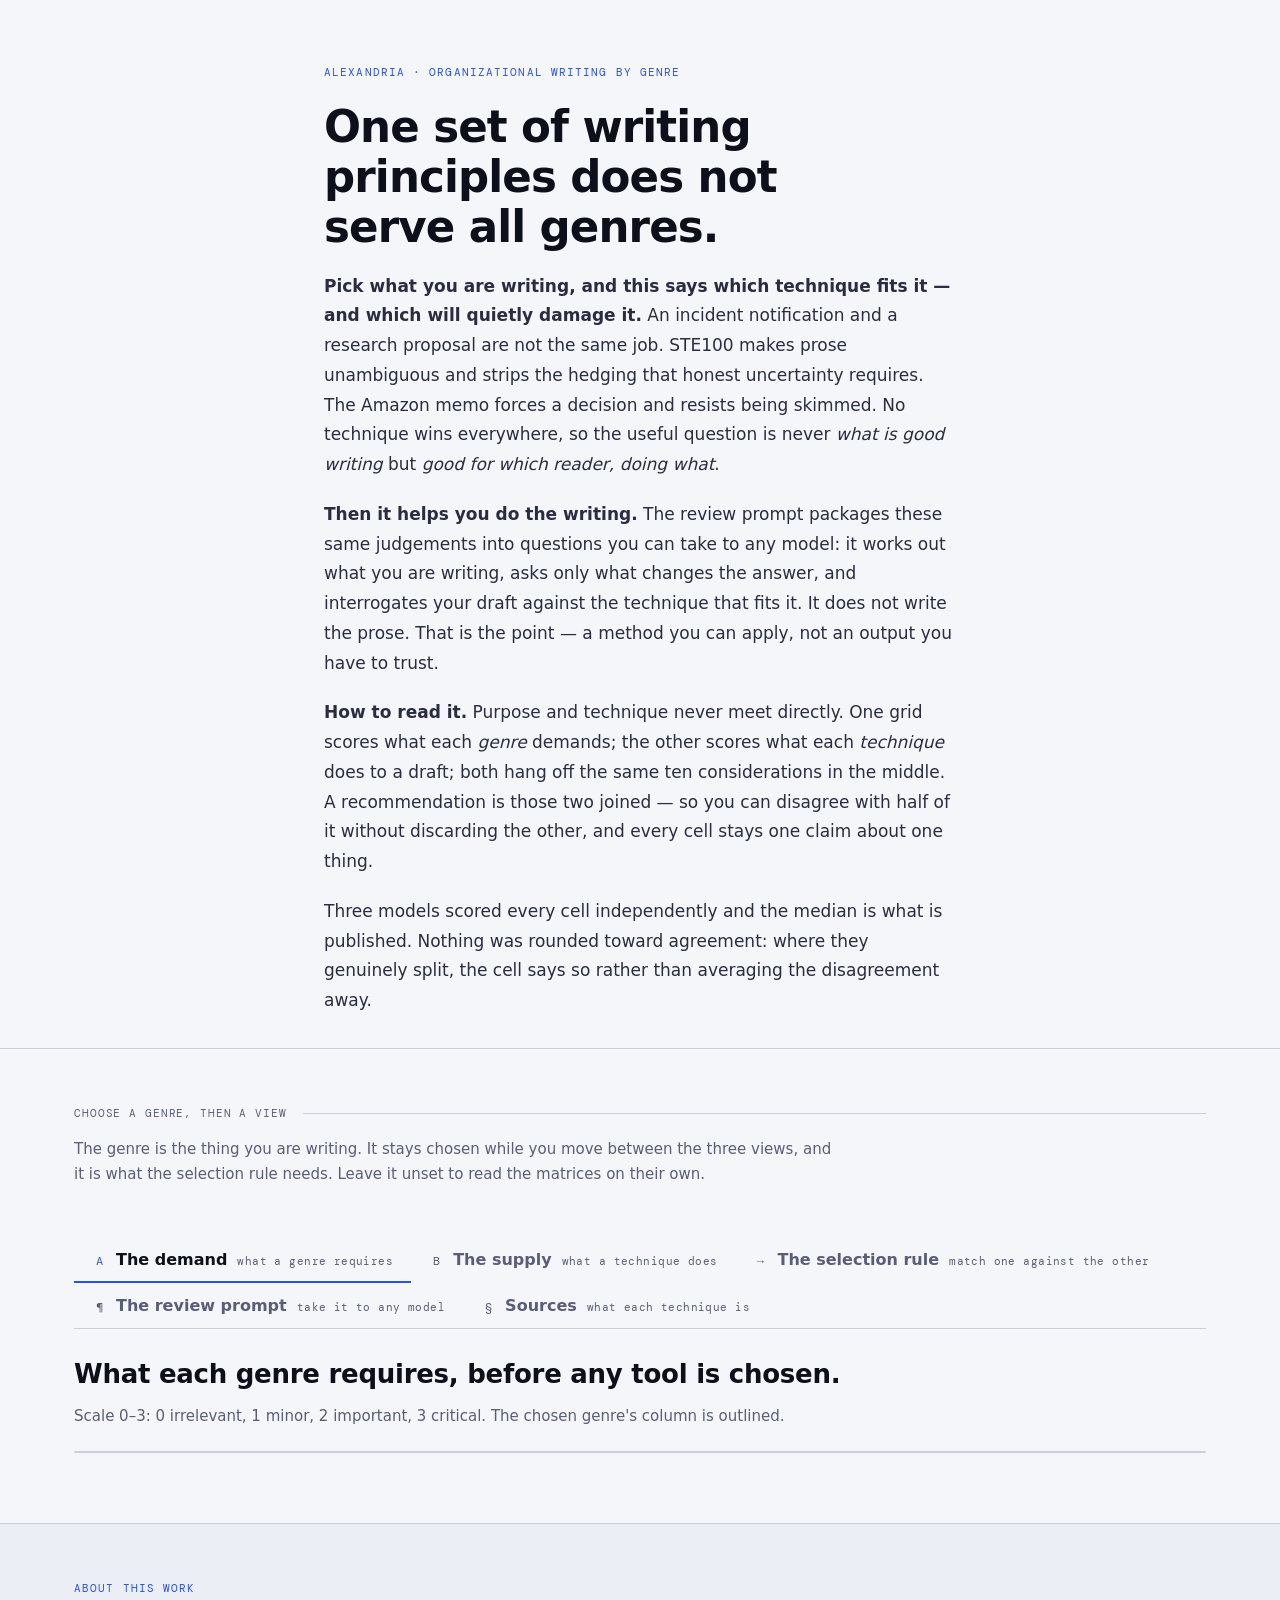
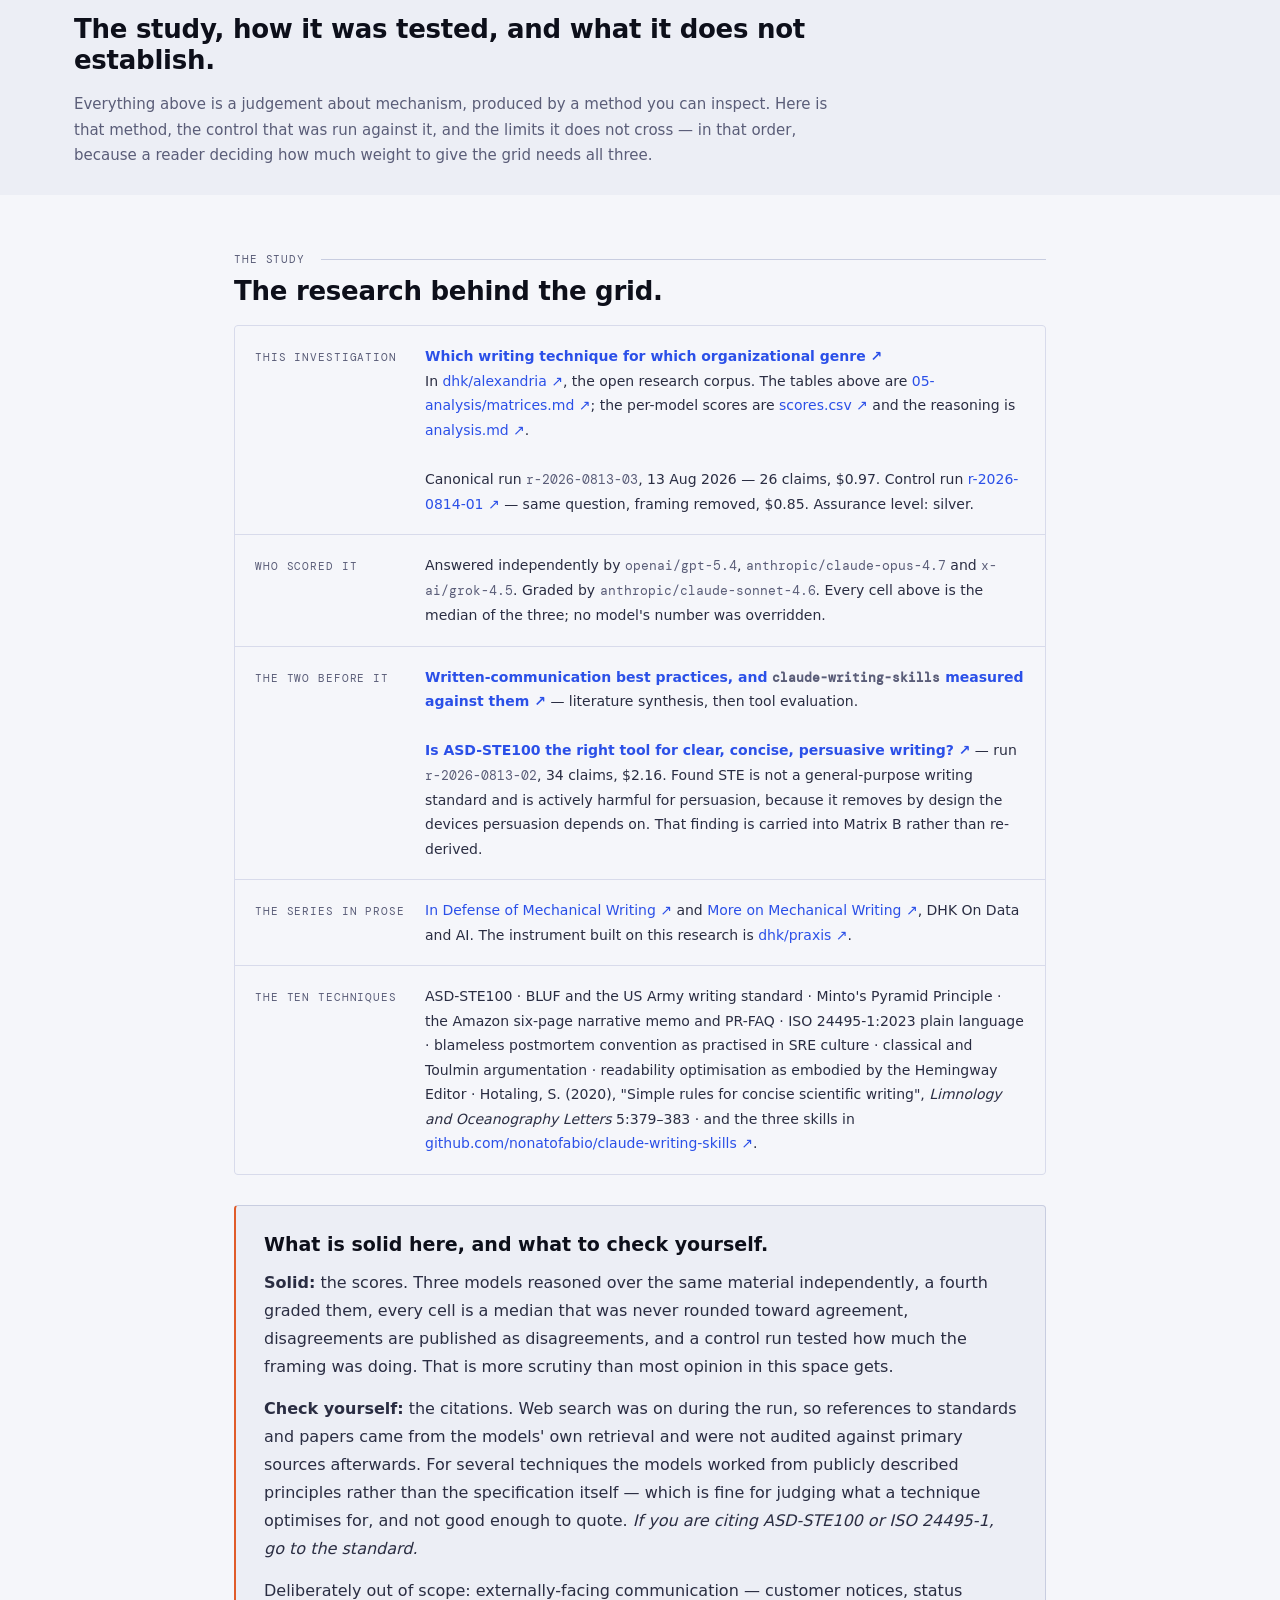
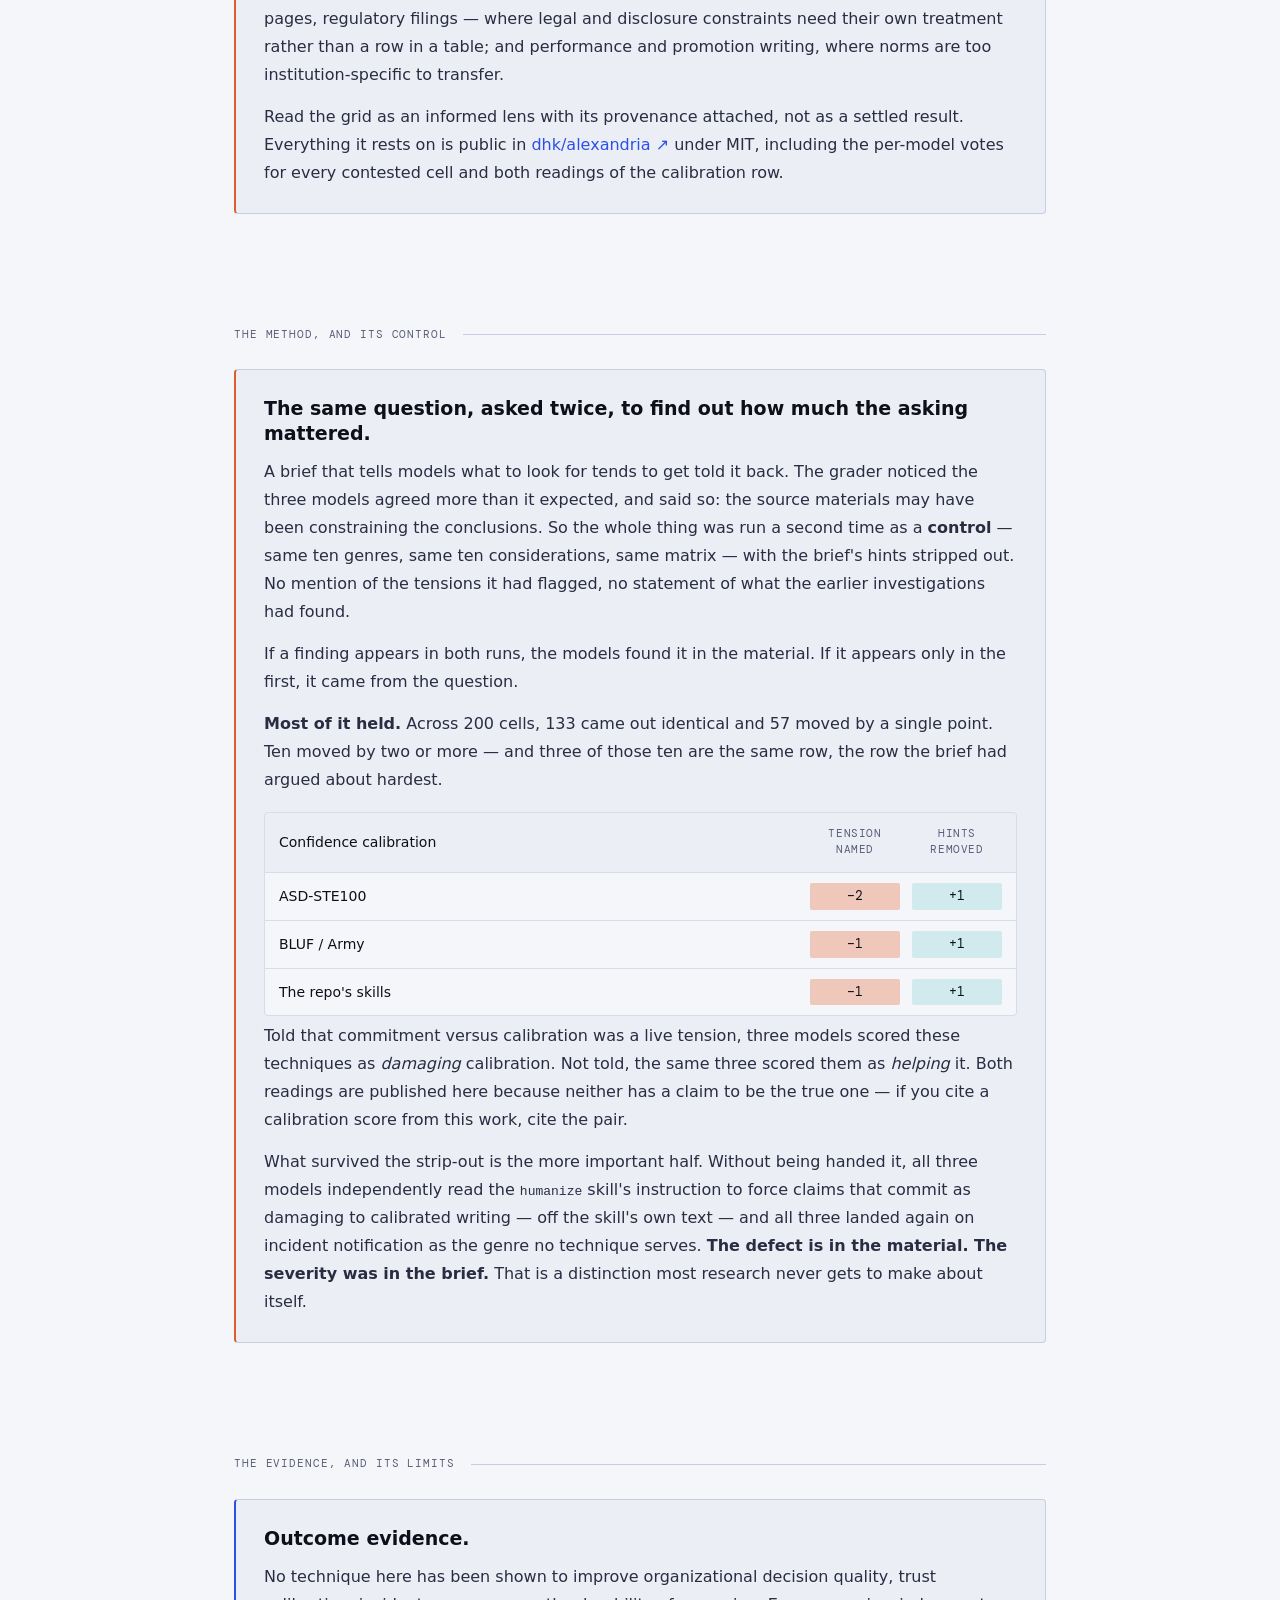
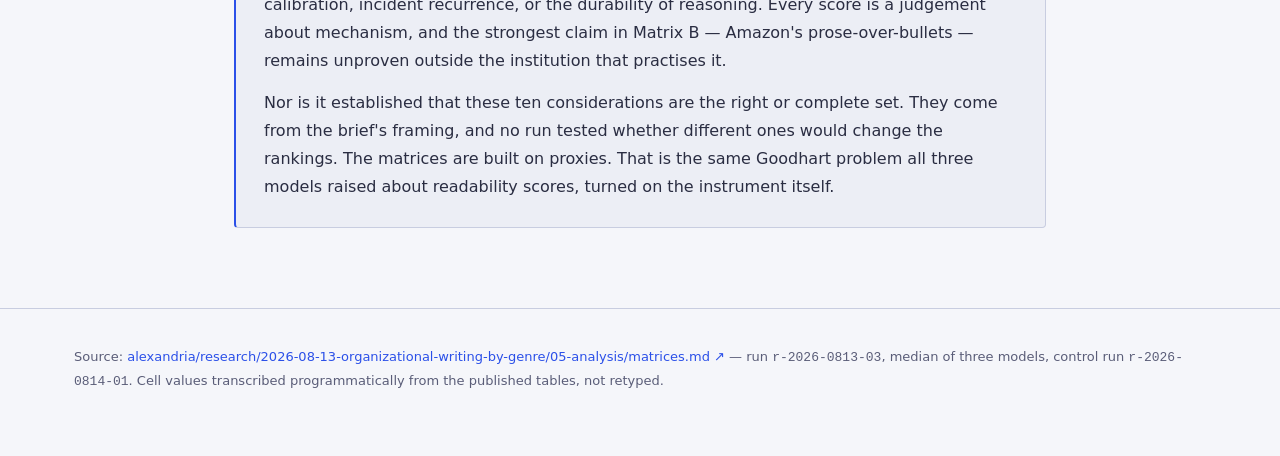
<file: research/2026-08-13-organizational-writing-by-genre/06-viewer/template.html>
<!doctype html>
<html lang="en">
<head>
<meta charset="utf-8">
<meta name="viewport" content="width=device-width, initial-scale=1">
<link rel="icon" href="data:image/svg+xml,%3Csvg xmlns='http://www.w3.org/2000/svg' viewBox='0 0 16 16'%3E%3Crect width='16' height='16' fill='%23f5f6fa'/%3E%3Cg fill='%232b50e8'%3E%3Crect x='2' y='2' width='5' height='5'/%3E%3Crect x='9' y='2' width='5' height='5' opacity='.45'/%3E%3Crect x='2' y='9' width='5' height='5' opacity='.45'/%3E%3Crect x='9' y='9' width='5' height='5'/%3E%3C/g%3E%3C/svg%3E">
<meta name="description" content="Ten organizational writing genres, ten writing techniques, and the ten considerations that join them. Built from the published matrices of research/2026-08-13-organizational-writing-by-genre.">
<title>An Opinionated Guide to Writing Techniques</title>
<link rel="preconnect" href="https://fonts.googleapis.com">
<link rel="preconnect" href="https://fonts.gstatic.com" crossorigin>
<link rel="stylesheet" href="https://fonts.googleapis.com/css2?family=DM+Mono:wght@400;500&display=swap">
<script id="grid-data" type="application/json">@@GRID@@</script>
</head>
<body>
<style>
/* DHK "Electric Cobalt", light-only by system rule. Flat colour, hairline
   borders, no shadows, one 4px radius. DM Mono is chrome and figures only.

   Colour does two jobs here and only two:
   · Matrix A is magnitude — one hue, cobalt, light to dark.
   · Matrix B is polarity — teal serves / orange damages, neutral grey at zero.
   Validated: teal↔orange ΔE 17.5 deutan. Teal alone falls under 3:1 against
   the surface, so every cell prints its number and no cell is colour-alone. */
:root{
  --bg:#f5f6fa; --bg2:#eceef5; --bg3:#e0e3f0;
  --border:#c8cde0; --border-light:#d8dbeb;
  --text:#0d0f1a; --text-muted:#2a2d42; --text-dim:#5a5d78;
  --accent:#2b50e8; --accent-hover:#1a3bd4;
  --teal:#0ea5b0; --orange:#e05c2a; --purple:#8b2adc;

  /* sequential, one hue */
  --d0:#f5f6fa; --d1:rgba(43,80,232,.10); --d2:rgba(43,80,232,.22); --d3:rgba(43,80,232,.38);
  /* diverging, two poles + neutral */
  --sN2:rgba(224,92,42,.30); --sN1:rgba(224,92,42,.14);
  --s0:#eceef5;
  --sP1:rgba(14,165,176,.16); --sP2:rgba(14,165,176,.32);

  --font-sans:system-ui,-apple-system,"Segoe UI",sans-serif;
  --font-mono:"DM Mono",ui-monospace,Menlo,Consolas,monospace;
  --radius:4px;
}
*,*::before,*::after{box-sizing:border-box;margin:0;padding:0}
body{background:var(--bg);color:var(--text);font-family:var(--font-sans);line-height:1.6}
a{color:var(--accent);text-decoration:none}
a:hover{color:var(--accent-hover)}
button{font-family:inherit;cursor:pointer}
:focus-visible{outline:2px solid var(--accent);outline-offset:2px;border-radius:var(--radius)}

.wrap{max-width:1180px;margin:0 auto;padding:0 24px}
.mono{font-family:var(--font-mono);font-size:11px;letter-spacing:.1em;text-transform:uppercase;color:var(--text-dim)}
h1{font-size:clamp(30px,3.4vw,44px);font-weight:700;letter-spacing:-.02em;line-height:1.15;text-wrap:balance}
h2{font-size:26px;font-weight:600;letter-spacing:-.01em;line-height:1.2}
p{color:var(--text-muted);line-height:1.75}
.prose{max-width:680px}

header.top{padding:64px 0 32px;border-bottom:1px solid var(--border)}
.top .mono{color:var(--accent);margin-bottom:20px}
.lede{font-size:17px;margin-top:20px}

section{padding:56px 0}
.divider{display:flex;align-items:center;gap:16px;margin-bottom:8px}
.divider span{font-family:var(--font-mono);font-size:11px;letter-spacing:.08em;text-transform:uppercase;color:var(--text-dim)}
.divider::after{content:"";flex:1;height:1px;background:var(--border)}
.sub{font-size:15px;color:var(--text-dim);margin:14px 0 22px;max-width:760px;line-height:1.7}

/* ── the picker ─────────────────────────────────────────────── */
.picker{display:flex;flex-wrap:wrap;gap:8px;align-items:center;margin:0 0 18px}
.chip{font-family:var(--font-mono);font-size:11px;letter-spacing:.06em;text-transform:uppercase;
  padding:7px 12px;border:1px solid var(--border);border-radius:var(--radius);
  background:var(--bg);color:var(--text-dim);transition:color .15s,border-color .15s,background .15s}
.chip:hover{color:var(--accent);border-color:var(--accent)}
.chip.on{color:#fff;background:var(--accent);border-color:var(--accent)}

/* ── tabs ───────────────────────────────────────────────────── */
.tabs{display:flex;gap:0;border-bottom:1px solid var(--border);margin:26px 0 0;flex-wrap:wrap}
.tab{display:flex;align-items:baseline;gap:10px;background:transparent;border:0;
  border-bottom:2px solid transparent;padding:14px 18px 12px;margin-bottom:-1px;
  font-size:16px;font-weight:600;color:var(--text-dim);
  transition:color .15s,border-color .15s}
.tab:hover{color:var(--text)}
.tab[aria-selected="true"]{color:var(--text);border-bottom-color:var(--accent)}
.tab-n{font-family:var(--font-mono);font-size:12px;font-weight:400;color:var(--text-dim);min-width:14px}
.tab[aria-selected="true"] .tab-n{color:var(--accent)}
.tab-sub{font-family:var(--font-mono);font-size:10.5px;letter-spacing:.04em;
  font-weight:400;color:var(--text-dim);text-transform:none}
@media (max-width:760px){ .tab-sub{display:none} .tab{padding:12px 14px 10px;font-size:15px} }

.panel{padding-top:30px}
.panel[hidden]{display:none}
.panel h2{margin-bottom:0}
.panel:focus-visible{outline:2px solid var(--accent);outline-offset:4px}

/* ── rank grid ──────────────────────────────────────────────
   Rank is ordinal, so it takes a one-hue ramp: the order has to be
   visible in the colour. Five buckets, exact position printed. */
.r1{background:rgba(43,80,232,.40)}
.r2{background:rgba(43,80,232,.28)}
.r3{background:rgba(43,80,232,.18)}
.r4{background:rgba(43,80,232,.09)}
.r5{background:var(--bg)}
td.cell.rankcell{font-weight:500}
th.meanhead{color:var(--text);border-left:1px solid var(--border)}
td.cell.meancell{font-weight:500;color:var(--text);background:var(--bg2);
  border-left:1px solid var(--border)}

/* -- the about band --
   A hard break between the instrument and the account of it. The grid is the
   product; this is the provenance, and the two should not read as one
   continuous scroll. */
.about-rule{border-top:1px solid var(--border);background:var(--bg2)}
.about-head{padding:56px 0 4px;max-width:760px}
.about-head .mono{color:var(--accent);display:block;margin-bottom:16px}
.about-head h2{margin-bottom:16px}

/* -- sources table -- */
#tableS{min-width:820px}
#tableS th.s-col{text-align:left;padding:12px 16px}
#tableS th.s-col.narrow{width:190px}
#tableS td.s-cell{text-align:left;padding:14px 16px;font-size:13.5px;line-height:1.7;
  color:var(--text-muted);vertical-align:top}
#tableS td.s-cell.narrow{width:190px;font-size:13px}
#tableS td.s-cell a{color:var(--accent);border-bottom:1px solid transparent;transition:border-color .15s}
#tableS td.s-cell a:hover{border-bottom-color:var(--accent-hover)}
#tableS .s-host{display:block;font-family:var(--font-mono);font-size:11px;
  color:var(--text-dim);margin-top:4px}
#tableS th.rowhead{vertical-align:top;padding-top:14px}

/* -- technique card -- */
.techlink{background:transparent;border:0;padding:0;font:inherit;color:inherit;
  text-align:left;border-bottom:1px dotted var(--text-dim);transition:color .15s,border-color .15s}
.techlink:hover{color:var(--accent);border-bottom-color:var(--accent)}
thead th .techlink{font-family:var(--font-mono);font-size:10.5px;letter-spacing:.04em;
  color:var(--text-dim);line-height:1.35}
.techcard{margin-top:18px;border:1px solid var(--border);border-left:2px solid var(--accent);
  border-radius:var(--radius);background:var(--bg2);padding:20px 22px;max-width:760px}
.techcard[hidden]{display:none}
.tc-name{font-size:17px;font-weight:600;color:var(--text);margin-bottom:8px}
.tc-what{font-size:14px;line-height:1.75;color:var(--text-muted);margin-bottom:12px}
.tc-src{font-size:13px;line-height:1.7;color:var(--text-dim);display:flex;gap:12px;
  align-items:baseline;margin-top:6px}
.tc-k{font-family:var(--font-mono);font-size:10.5px;letter-spacing:.08em;
  text-transform:uppercase;color:var(--text-dim);min-width:112px;flex:none}
.tc-note{font-size:12.5px;line-height:1.7;color:var(--text-dim);margin-top:12px;
  padding-top:10px;border-top:1px solid var(--border-light)}

/* ── references ─────────────────────────────────────────────── */
.refs{display:flex;flex-direction:column;gap:1px;background:var(--border-light);
  border:1px solid var(--border-light);border-radius:var(--radius);overflow:hidden}
.ref{background:var(--bg);padding:18px 20px;display:grid;
  grid-template-columns:minmax(120px,150px) 1fr;gap:20px;align-items:baseline}
.ref-k{font-family:var(--font-mono);font-size:11px;letter-spacing:.08em;
  text-transform:uppercase;color:var(--text-dim)}
.ref-v{font-size:14px;line-height:1.75;color:var(--text-muted)}
.ref-v b{color:var(--text);font-weight:600}
.ref-v a{color:var(--accent);border-bottom:1px solid transparent;transition:border-color .15s}
.ref-v a:hover{border-bottom-color:var(--accent-hover)}
.ref-v code{font-family:var(--font-mono);font-size:12.5px;color:var(--text-dim)}
@media (max-width:640px){ .ref{grid-template-columns:1fr;gap:8px} }

/* ── the review prompt ──────────────────────────────────────── */
.prompt-head{display:flex;align-items:center;gap:14px;margin:22px 0 10px}
.prompt-head .spacer{flex:1}
.prompt{background:var(--bg2);border:1px solid var(--border);border-radius:var(--radius);
  padding:22px 24px;font-family:var(--font-mono);font-size:12.5px;line-height:1.8;
  color:var(--text-muted);white-space:pre-wrap;overflow-x:auto;max-height:620px;overflow-y:auto}
.chip.done{color:var(--accent-teal-ink,#0b7f88);border-color:var(--teal)}

/* ── matrices ───────────────────────────────────────────────── */
.scroller{overflow-x:auto;border:1px solid var(--border);border-radius:var(--radius);background:var(--bg)}
table{border-collapse:separate;border-spacing:0;width:100%;min-width:900px}
th,td{padding:0;text-align:center}
thead th{position:sticky;top:0;z-index:3;background:var(--bg);
  font-family:var(--font-mono);font-size:10.5px;letter-spacing:.04em;color:var(--text-dim);
  font-weight:400;padding:12px 8px;border-bottom:1px solid var(--border);vertical-align:bottom;line-height:1.35}
th.rowhead,td.rowhead{position:sticky;left:0;z-index:2;background:var(--bg);
  text-align:left;padding:10px 16px 10px 14px;font-size:13px;font-weight:500;color:var(--text);
  border-right:1px solid var(--border);white-space:nowrap}
thead th.rowhead{z-index:4}
tbody tr:not(:last-child) td,tbody tr:not(:last-child) th{border-bottom:1px solid var(--border-light)}
td.cell{font-family:var(--font-mono);font-size:13px;font-variant-numeric:tabular-nums;
  color:var(--text);width:88px;height:42px;position:relative;cursor:default}
td.cell.dim{color:var(--text-dim)}
td.cell .flag{position:absolute;top:3px;right:5px;font-size:10px;line-height:1;color:var(--orange)}
td.cell .flag.declined{color:var(--text-dim)}
td.cell.contested{cursor:pointer}
td.cell.contested:hover{outline:2px solid var(--orange);outline-offset:-2px}
col.hi,td.hi{outline:2px solid var(--accent);outline-offset:-2px}
thead th.hi{color:var(--accent)}

/* fills */
.d0{background:var(--d0)}.d1{background:var(--d1)}.d2{background:var(--d2)}.d3{background:var(--d3)}
.sn2{background:var(--sN2)}.sn1{background:var(--sN1)}.s0{background:var(--s0)}
.sp1{background:var(--sP1)}.sp2{background:var(--sP2)}
.snull{background:repeating-linear-gradient(135deg,transparent,transparent 4px,var(--border-light) 4px,var(--border-light) 5px)}

.legend{display:flex;flex-wrap:wrap;gap:20px;align-items:center;margin-top:14px}
.key{display:flex;align-items:center;gap:7px;font-family:var(--font-mono);font-size:11px;color:var(--text-dim)}
.sw{width:22px;height:14px;border:1px solid var(--border-light);border-radius:2px;flex:none}
.marks{font-size:13px;color:var(--text-dim);margin-top:12px;line-height:1.8;max-width:760px}
.marks b{font-family:var(--font-mono);color:var(--orange);font-weight:400}
.marks i{font-family:var(--font-mono);color:var(--text-dim);font-style:normal}
.marks strong{color:var(--text);font-weight:600}

/* ── the match ──────────────────────────────────────────────── */
.match{border:1px solid var(--border);border-radius:var(--radius);background:var(--bg2);padding:28px 30px;margin-top:26px}
.match h3{font-size:20px;font-weight:600;line-height:1.3}
.match .caveat{font-size:13px;color:var(--text-dim);margin-top:10px;line-height:1.7;max-width:720px}
.ranks{display:flex;flex-direction:column;gap:1px;background:var(--border-light);
  border:1px solid var(--border-light);border-radius:var(--radius);overflow:hidden;margin-top:20px}
.rank{display:grid;grid-template-columns:22px minmax(120px,150px) 1fr 58px;gap:14px;align-items:center;
  background:var(--bg);padding:10px 14px}
.rank .n{font-family:var(--font-mono);font-size:11px;color:var(--text-dim)}
.rank .who{font-size:14px;color:var(--text)}
.bar{height:8px;background:var(--bg3);border-radius:2px;overflow:hidden;position:relative}
.bar i{display:block;height:100%;border-radius:2px;transition:width .6s cubic-bezier(.22,1,.36,1)}
.bar i.pos{background:var(--teal)}
.bar i.neg{background:var(--orange)}
.rank .v{font-family:var(--font-mono);font-size:12px;font-variant-numeric:tabular-nums;color:var(--text-dim);text-align:right}

/* ── callouts ───────────────────────────────────────────────── */
.callout{border:1px solid var(--border);border-left:2px solid var(--accent);border-radius:var(--radius);
  background:var(--bg2);padding:26px 28px;margin-top:26px}
.callout.warn{border-left-color:var(--orange)}
.callout h3{font-size:19px;font-weight:600;line-height:1.3;margin-bottom:12px}
.swing{display:flex;flex-direction:column;gap:1px;background:var(--border-light);
  border:1px solid var(--border-light);border-radius:var(--radius);overflow:hidden;margin:18px 0 6px}
.swing-row{display:grid;grid-template-columns:minmax(120px,1fr) 90px 90px;gap:12px;background:var(--bg);padding:10px 14px;align-items:center}
.swing-row.head{background:var(--bg2)}
.swing-row .lab{font-size:14px;color:var(--text)}
.swing-row .n{font-family:var(--font-mono);font-size:13px;font-variant-numeric:tabular-nums;text-align:center;padding:3px 0;border-radius:2px}
.swing-row.head .n{font-size:10.5px;letter-spacing:.06em;text-transform:uppercase;color:var(--text-dim)}
.swing-row .n.a{background:var(--sN2);color:var(--text)}
.swing-row .n.b{background:var(--sP1);color:var(--text)}

.votes{margin-top:18px;font-size:13px;color:var(--text-dim);line-height:1.9;
  border-top:1px solid var(--border);padding-top:14px;display:none}
.votes.show{display:block}
.votes b{font-family:var(--font-mono);color:var(--text);font-weight:400}

footer{border-top:1px solid var(--border);padding:36px 0 64px;margin-top:24px}
footer p{font-size:13px;color:var(--text-dim);line-height:1.8}

@media (max-width:720px){
  section{padding:40px 0}
  .rank{grid-template-columns:22px 1fr 52px}
  .rank .bar{display:none}
}
@media (prefers-reduced-motion:reduce){*{transition-duration:.01ms!important}}
</style>

<header class="top">
  <div class="wrap prose">
    <div class="mono">Alexandria · organizational writing by genre</div>
    <h1>One set of writing principles does not serve all genres.</h1>
    <p class="lede"><strong>Pick what you are writing, and this says which technique
    fits it — and which will quietly damage it.</strong> An incident notification and a
    research proposal are not the same job. STE100 makes prose unambiguous and strips
    the hedging that honest uncertainty requires. The Amazon memo forces a decision and
    resists being skimmed. No technique wins everywhere, so the useful question is never
    <em>what is good writing</em> but <em>good for which reader, doing what</em>.</p>
    <p class="lede"><strong>Then it helps you do the writing.</strong> The review prompt
    packages these same judgements into questions you can take to any model: it works out
    what you are writing, asks only what changes the answer, and interrogates your draft
    against the technique that fits it. It does not write the prose. That is the point —
    a method you can apply, not an output you have to trust.</p>
    <p class="lede"><strong>How to read it.</strong> Purpose and technique never meet
    directly. One grid scores what each <em>genre</em> demands; the other scores what
    each <em>technique</em> does to a draft; both hang off the same ten considerations
    in the middle. A recommendation is those two joined — so you can disagree with half
    of it without discarding the other, and every cell stays one claim about one thing.</p>
    <p class="lede">Three models scored every cell independently and the median is what
    is published. Nothing was rounded toward agreement: where they genuinely split, the
    cell says so rather than averaging the disagreement away.</p>
  </div>
</header>

<section>
  <div class="wrap">
    <div class="divider"><span>Choose a genre, then a view</span></div>
    <p class="sub">The genre is the thing you are writing. It stays chosen while you
    move between the three views, and it is what the selection rule needs. Leave it
    unset to read the matrices on their own.</p>
    <div class="picker" id="picker" role="group" aria-label="Genre"></div>

    <div class="tabs" role="tablist" aria-label="Matrix view">
      <button class="tab" role="tab" id="tab-a" aria-controls="panel-a" aria-selected="true"  data-tab="a" type="button">
        <span class="tab-n">A</span>The demand<span class="tab-sub">what a genre requires</span></button>
      <button class="tab" role="tab" id="tab-b" aria-controls="panel-b" aria-selected="false" data-tab="b" type="button" tabindex="-1">
        <span class="tab-n">B</span>The supply<span class="tab-sub">what a technique does</span></button>
      <button class="tab" role="tab" id="tab-r" aria-controls="panel-r" aria-selected="false" data-tab="r" type="button" tabindex="-1">
        <span class="tab-n">→</span>The selection rule<span class="tab-sub">match one against the other</span></button>
      <button class="tab" role="tab" id="tab-p" aria-controls="panel-p" aria-selected="false" data-tab="p" type="button" tabindex="-1">
        <span class="tab-n">¶</span>The review prompt<span class="tab-sub">take it to any model</span></button>
      <button class="tab" role="tab" id="tab-s" aria-controls="panel-s" aria-selected="false" data-tab="s" type="button" tabindex="-1">
        <span class="tab-n">§</span>Sources<span class="tab-sub">what each technique is</span></button>
    </div>

    <div class="panel" id="panel-a" role="tabpanel" aria-labelledby="tab-a" tabindex="0">
      <h2>What each genre requires, before any tool is chosen.</h2>
      <p class="sub">Scale 0–3: 0 irrelevant, 1 minor, 2 important, 3 critical.
      The chosen genre's column is outlined.</p>
      <div class="scroller"><table id="tableA"></table></div>
      <div class="legend" id="legendA"></div>
    </div>

    <div class="panel" id="panel-b" role="tabpanel" aria-labelledby="tab-b" tabindex="0" hidden>
      <h2>What each technique does to that quality.</h2>
      <p class="sub">Scale −2 to +2: +2 serves it strongly, 0 neutral, −2 actively
      damages it. Click any cell marked
      <b style="color:var(--orange);font-family:var(--font-mono)">!</b> to see the three
      votes behind it.</p>
      <div class="scroller"><table id="tableB"></table></div>
      <div class="legend" id="legendB"></div>
      <p class="marks"><b>!</b> the three models differ by two points or more — the
      median is not a consensus and should not be read as one. <i>†</i> one model
      declined to score the cell. <i>hatched</i> no value is published: the recorded
      votes permit none, and any number printed would be one no model assigned.</p>
      <div class="votes" id="votes"></div>
      <div class="techcard" id="techcardB" hidden></div>
    </div>

    <div class="panel" id="panel-r" role="tabpanel" aria-labelledby="tab-r" tabindex="0" hidden>
      <h2>Match a genre's column in A against the technique columns in B.</h2>
      <p class="sub">That is the published rule, and the point of it is to argue with
      the cells rather than trust a recommendation.</p>
      <div class="match">
        <h3 id="matchTitle">Pick a genre above.</h3>
        <p class="caveat" id="matchCaveat">Nothing is ranked until you say what you
        are writing — the demand column is half of the calculation.</p>
        <div class="ranks" id="ranks"></div>
        <p class="caveat" style="margin-top:16px"><strong>This ranking is arithmetic
        added here, not a finding of the research.</strong> It weights each technique's
        supply score by how much the chosen genre demands that consideration, and sums.
        The source document prescribes matching the columns; it does not prescribe this
        or any other formula. Read it as a way into the two matrices, and argue with
        the cells rather than the total.</p>
      </div>

      <h2 style="margin-top:44px">Every technique, ranked in every genre.</h2>
      <p class="sub">The same arithmetic run ten times. Read along a row to see where a
      technique earns its place and where it does not. 1 is the best fit for that genre,
      10 the worst — a rank is a position, not a score, so a 1 in a weak field is still
      only first among ten. <strong>Rows are ordered by mean rank across all ten
      genres</strong>, shown in the last column, and techniques that tie on score share
      a rank rather than being separated by an arbitrary tiebreak.</p>
      <div class="scroller"><table id="tableR"></table></div>
      <div class="legend" id="legendR"></div>
      <p class="marks" id="rankNote"></p>
      <div class="techcard" id="techcard" hidden></div>
    </div>
    <div class="panel" id="panel-s" role="tabpanel" aria-labelledby="tab-s" tabindex="0" hidden>
      <h2>What each technique is, and where to read it.</h2>
      <p class="sub">Ten techniques, in the order they rank on the composite. The
      description says what the technique covers; the reference says where it is defined.
      <strong>A link appears only where the URL could be checked.</strong> Everything else
      carries its citation in full, which is what a bibliography is for — a reference you
      can look up beats a link nobody verified.</p>
      <div class="scroller"><table id="tableS"></table></div>
      <p class="marks" style="margin-top:16px">Every technique was examined in
      <a href="https://github.com/dhk/alexandria" target="_blank" rel="noopener noreferrer">dhk/alexandria ↗</a>;
      the row links through to the investigation that covered it.</p>
    </div>
    <div class="panel" id="panel-p" role="tabpanel" aria-labelledby="tab-p" tabindex="0" hidden>
      <h2>The same standard, as something you can hand to a model.</h2>
      <p class="sub">The matrices are a judgement about mechanism. This turns that
      judgement into a review procedure: what to hold the draft to, in what order to
      ask, and — the part that matters — what the reviewer is forbidden to do. Copy it
      into whatever model you already use. Nothing here is sent anywhere; the prompt is
      built in your browser and goes no further unless you take it.</p>

      <div class="prompt-head">
        <span class="mono" id="promptScope">General review</span>
        <span class="spacer"></span>
        <button class="chip" id="copyBtn" type="button">Copy prompt</button>
      </div>
      <pre class="prompt" id="promptText"></pre>
      <p class="marks" style="margin-top:14px">The refusals are the point. A reviewer
      that rewrites your draft has answered a question you did not ask, and one that
      scores it has replaced a judgement with a number. Both are in the prompt as
      prohibitions rather than preferences, because that is the difference between a
      review and a wash of plausible edits.</p>
    </div>
  </div>
</section>

<div class="about-rule">
  <div class="wrap">
    <div class="about-head">
      <span class="mono">About this work</span>
      <h2>The study, how it was tested, and what it does not establish.</h2>
      <p class="sub">Everything above is a judgement about mechanism, produced by a method
      you can inspect. Here is that method, the control that was run against it, and the
      limits it does not cross — in that order, because a reader deciding how much weight
      to give the grid needs all three.</p>
    </div>
  </div>
</div>

<section>
  <div class="wrap prose" style="max-width:860px">
    <div class="divider"><span>The study</span></div>
    <h2 style="margin-bottom:18px">The research behind the grid.</h2>

    <div class="refs">
      <div class="ref">
        <div class="ref-k">This investigation</div>
        <div class="ref-v"><b><a href="https://github.com/dhk/alexandria/tree/main/research/2026-08-13-organizational-writing-by-genre" target="_blank" rel="noopener noreferrer">Which
        writing technique for which organizational genre ↗</a></b><br>
        In <a href="https://github.com/dhk/alexandria" target="_blank" rel="noopener noreferrer">dhk/alexandria ↗</a>,
        the open research corpus. The tables above are
        <a href="https://github.com/dhk/alexandria/blob/main/research/2026-08-13-organizational-writing-by-genre/05-analysis/matrices.md" target="_blank" rel="noopener noreferrer">05-analysis/matrices.md ↗</a>;
        the per-model scores are
        <a href="https://github.com/dhk/alexandria/blob/main/research/2026-08-13-organizational-writing-by-genre/05-analysis/scores.csv" target="_blank" rel="noopener noreferrer">scores.csv ↗</a>
        and the reasoning is
        <a href="https://github.com/dhk/alexandria/blob/main/research/2026-08-13-organizational-writing-by-genre/05-analysis/analysis.md" target="_blank" rel="noopener noreferrer">analysis.md ↗</a>.<br><br>
        Canonical run <code>r-2026-0813-03</code>, 13 Aug 2026 — 26 claims, $0.97.
        Control run
        <a href="https://github.com/dhk/alexandria/blob/main/research/2026-08-13-organizational-writing-by-genre/03-runs/r-2026-0814-01-ablation/matrices.md" target="_blank" rel="noopener noreferrer">r-2026-0814-01 ↗</a>
        — same question, framing removed, $0.85. Assurance level: silver.</div>
      </div>
      <div class="ref">
        <div class="ref-k">Who scored it</div>
        <div class="ref-v">Answered independently by <code>openai/gpt-5.4</code>,
        <code>anthropic/claude-opus-4.7</code> and <code>x-ai/grok-4.5</code>.
        Graded by <code>anthropic/claude-sonnet-4.6</code>. Every cell above is the
        median of the three; no model's number was overridden.</div>
      </div>
      <div class="ref">
        <div class="ref-k">The two before it</div>
        <div class="ref-v"><b><a href="https://github.com/dhk/alexandria/tree/main/research/2026-08-12-writing-communication-best-practices" target="_blank" rel="noopener noreferrer">Written-communication
        best practices, and <code>claude-writing-skills</code> measured against them ↗</a></b>
        — literature synthesis, then tool evaluation.<br><br>
        <b><a href="https://github.com/dhk/alexandria/tree/main/research/2026-08-13-is-ste100-the-right-tool" target="_blank" rel="noopener noreferrer">Is
        ASD-STE100 the right tool for clear, concise, persuasive writing? ↗</a></b> —
        run <code>r-2026-0813-02</code>, 34 claims, $2.16. Found STE is not a general-purpose writing standard and is
        actively harmful for persuasion, because it removes by design the devices
        persuasion depends on. That finding is carried into Matrix B rather than
        re-derived.</div>
      </div>
      <div class="ref">
        <div class="ref-k">The series in prose</div>
        <div class="ref-v"><a href="https://dhkondata.substack.com/p/in-defense-of-mechanical-writing" target="_blank" rel="noopener noreferrer">In
        Defense of Mechanical Writing ↗</a> and
        <a href="https://dhkondata.substack.com/p/more-on-mechanical-writing" target="_blank" rel="noopener noreferrer">More
        on Mechanical Writing ↗</a>, DHK On Data and AI. The instrument built on this
        research is <a href="https://github.com/dhk/praxis" target="_blank" rel="noopener noreferrer">dhk/praxis ↗</a>.</div>
      </div>
      <div class="ref">
        <div class="ref-k">The ten techniques</div>
        <div class="ref-v">ASD-STE100 · BLUF and the US Army writing standard ·
        Minto's Pyramid Principle · the Amazon six-page narrative memo and PR-FAQ ·
        ISO 24495-1:2023 plain language · blameless postmortem convention as
        practised in SRE culture · classical and Toulmin argumentation ·
        readability optimisation as embodied by the Hemingway Editor ·
        Hotaling, S. (2020), "Simple rules for concise scientific writing",
        <i>Limnology and Oceanography Letters</i> 5:379–383 · and the three skills in
        <a href="https://github.com/nonatofabio/claude-writing-skills" target="_blank" rel="noopener noreferrer">github.com/nonatofabio/claude-writing-skills ↗</a>.</div>
      </div>
    </div>

    <div class="callout warn" style="margin-top:30px">
      <h3>What is solid here, and what to check yourself.</h3>
      <p><strong>Solid:</strong> the scores. Three models reasoned over the same material
      independently, a fourth graded them, every cell is a median that was never rounded
      toward agreement, disagreements are published as disagreements, and a control run
      tested how much the framing was doing. That is more scrutiny than most opinion in
      this space gets.</p>
      <p style="margin-top:14px"><strong>Check yourself:</strong> the citations. Web search
      was on during the run, so references to standards and papers came from the models'
      own retrieval and were not audited against primary sources afterwards. For several
      techniques the models worked from publicly described principles rather than the
      specification itself — which is fine for judging what a technique optimises for,
      and not good enough to quote. <em>If you are citing ASD-STE100 or ISO 24495-1, go
      to the standard.</em></p>
      <p style="margin-top:14px">Deliberately out of scope: externally-facing
      communication — customer notices, status pages, regulatory filings — where legal
      and disclosure constraints need their own treatment rather than a row in a table;
      and performance and promotion writing, where norms are too institution-specific
      to transfer.</p>
      <p style="margin-top:14px">Read the grid as an informed lens with its
      provenance attached, not as a settled result. Everything it rests on is public in
      <a href="https://github.com/dhk/alexandria" target="_blank" rel="noopener noreferrer">dhk/alexandria ↗</a> under MIT,
      including the per-model votes for every contested cell and both readings of the
      calibration row.</p>
    </div>
  </div>
</section>
<section>
  <div class="wrap prose" style="max-width:860px">
    <div class="divider"><span>The method, and its control</span></div>
    <div class="callout warn">
      <h3>The same question, asked twice, to find out how much the asking mattered.</h3>
      <p>A brief that tells models what to look for tends to get told it back. The grader
      noticed the three models agreed more than it expected, and said so: the source
      materials may have been constraining the conclusions. So the whole thing was run a
      second time as a <strong>control</strong> — same ten genres, same ten
      considerations, same matrix — with the brief's hints stripped out. No mention of the
      tensions it had flagged, no statement of what the earlier investigations had found.</p>
      <p style="margin-top:14px">If a finding appears in both runs, the models found it in
      the material. If it appears only in the first, it came from the question.</p>
      <p style="margin-top:14px"><strong>Most of it held.</strong> Across 200 cells, 133
      came out identical and 57 moved by a single point. Ten moved by two or more — and
      three of those ten are the same row, the row the brief had argued about hardest.</p>
      <div class="swing">
        <div class="swing-row head"><span class="lab">Confidence calibration</span><span class="n">Tension named</span><span class="n">Hints removed</span></div>
        <div class="swing-row"><span class="lab">ASD-STE100</span><span class="n a">−2</span><span class="n b">+1</span></div>
        <div class="swing-row"><span class="lab">BLUF / Army</span><span class="n a">−1</span><span class="n b">+1</span></div>
        <div class="swing-row"><span class="lab">The repo's skills</span><span class="n a">−1</span><span class="n b">+1</span></div>
      </div>
      <p>Told that commitment versus calibration was a live tension, three models scored
      these techniques as <em>damaging</em> calibration. Not told, the same three scored
      them as <em>helping</em> it. Both readings are published here because neither has a
      claim to be the true one — if you cite a calibration score from this work, cite
      the pair.</p>
      <p style="margin-top:14px">What survived the strip-out is the more important half.
      Without being handed it, all three models independently read the
      <code>humanize</code> skill's instruction to force claims that commit as damaging
      to calibrated writing — off the skill's own text — and all three landed again on
      incident notification as the genre no technique serves.
      <strong>The defect is in the material. The severity was in the brief.</strong>
      That is a distinction most research never gets to make about itself.</p>
    </div>
  </div>
</section>
<section>
  <div class="wrap prose" style="max-width:860px">
    <div class="divider"><span>The evidence, and its limits</span></div>
    <div class="callout">
      <h3>Outcome evidence.</h3>
      <p>No technique here has been shown to improve organizational decision
      quality, trust calibration, incident recurrence, or the durability of
      reasoning. Every score is a judgement about mechanism, and the strongest
      claim in Matrix B — Amazon's prose-over-bullets — remains unproven outside
      the institution that practises it.</p>
      <p style="margin-top:14px">Nor is it established that these ten
      considerations are the right or complete set. They come from the brief's
      framing, and no run tested whether different ones would change the rankings.
      The matrices are built on proxies. That is the same Goodhart problem all
      three models raised about readability scores, turned on the instrument
      itself.</p>
    </div>
  </div>
</section>

<footer>
  <div class="wrap">
    <p>Source:
    <a href="https://github.com/dhk/alexandria/blob/main/research/2026-08-13-organizational-writing-by-genre/05-analysis/matrices.md" target="_blank" rel="noopener noreferrer">alexandria/research/2026-08-13-organizational-writing-by-genre/05-analysis/matrices.md ↗</a>
    — run <code>r-2026-0813-03</code>, median of three models, control run
    <code>r-2026-0814-01</code>. Cell values transcribed programmatically from the
    published tables, not retyped.</p>
  </div>
</footer>

<script>
(function () {
  const DATA = JSON.parse(document.getElementById('grid-data').textContent);
  /* One line on what each technique is, its source, and a URL only where
     one could be verified. An unverified link is worse than none. */
  const TECH = {
    "ISO 24495-1": {
      "what": "Plain language: the reader can find what they need, understand it, and use it.",
      "covers": "Official ISO standard: governing principles and guidelines for producing plain-language documents.",
      "source": "ISO 24495-1:2023 — Plain language, Part 1: Governing principles and guidelines",
      "host": "iso.org",
      "url": "",
      "study": "genre"
    },
    "Blameless PM": {
      "what": "Systemic causes over individual fault, so that people report what actually happened.",
      "covers": "A practical description of blameless incident postmortems, and of avoiding person-focused language.",
      "source": "Google Cloud — Fearless shared postmortems",
      "host": "cloud.google.com",
      "url": "",
      "study": "genre"
    },
    "repo skills": {
      "what": "Three Claude writing skills — ste, plainspoken and humanize. The investigation found humanize's instruction to force claims that commit damages calibrated writing.",
      "covers": "The seven files of the repository the investigation evaluated, including the three skills and their reference material.",
      "source": "github.com/nonatofabio/claude-writing-skills",
      "host": "github.com",
      "url": "https://github.com/nonatofabio/claude-writing-skills",
      "study": "genre"
    },
    "Toulmin": {
      "what": "Claim, grounds, warrant, backing, qualifier, rebuttal — an argument built to survive disagreement.",
      "covers": "The six parts of Toulmin argumentation: claim, grounds, warrant, backing, qualifier and rebuttal.",
      "source": "Purdue OWL — Toulmin Argument; after Stephen Toulmin, The Uses of Argument (1958)",
      "host": "owl.purdue.edu",
      "url": "",
      "study": "genre"
    },
    "Minto": {
      "what": "Recommendation at the top, grouped reasons beneath it, then operational details and evidence.",
      "covers": "Answer-first, top-down structure: conclusion, then supporting arguments, then evidence and detail.",
      "source": "Barbara Minto, The Pyramid Principle",
      "host": "untools.co",
      "url": "",
      "study": "genre"
    },
    "BLUF/Army": {
      "what": "First sentence gives the recommendation and required decision; the next sentences state why.",
      "covers": "Army writing guidance, including leading with the main point and using active voice.",
      "source": "US Army writing standard — bottom line up front",
      "host": "army.mil",
      "url": "",
      "study": "genre"
    },
    "ASD-STE100": {
      "what": "Short, unambiguous sentences; concrete verbs; reduced jargon, nominalizations and nested clauses. Roughly 900 approved words, each with one meaning and one part of speech.",
      "covers": "The official Simplified Technical English standard: a controlled language for clear, safe, reliable technical documentation.",
      "source": "ASD-STE100, published by ASD (AeroSpace and Defence Industries Association of Europe)",
      "host": "asd-ste100.org",
      "url": "",
      "study": "ste"
    },
    "Amazon memo": {
      "what": "Decision required, recommendation, timing rationale, risk, next action. Prose over bullets, deliberately.",
      "covers": "First-hand discussion of Amazon's narrative-memo culture, six-page memos and working backwards from the customer.",
      "source": "a16z — Amazon narratives, memos and working backwards",
      "host": "a16z.com",
      "url": "",
      "study": "genre"
    },
    "Hotaling": {
      "what": "Ten rules for concise scientific writing, written for a discipline rather than for general prose.",
      "covers": "Identify the message, get to the point, remove unnecessary words, simplify language, and seek feedback.",
      "source": "Hotaling, S. (2020). Simple rules for concise scientific writing. Limnology and Oceanography Letters 5:379-383",
      "host": "doi.org",
      "url": "https://aslopubs.onlinelibrary.wiley.com/doi/10.1002/lol2.10165",
      "study": "ste"
    },
    "Hemingway": {
      "what": "Scores prose by grade level and flags adverbs, passive voice and complex sentences.",
      "covers": "A readability-focused editing tool that flags difficult sentences, passive voice, adverbs and overly complex wording. The one technique here with no published methodology.",
      "source": "Hemingway Editor",
      "host": "hemingwayapp.com",
      "url": "",
      "study": "ste"
    }
  };
  const STUDY = {
    ste: ['Examined in: Is ASD-STE100 the right tool?', 'https://github.com/dhk/alexandria/tree/main/research/2026-08-13-is-ste100-the-right-tool'],
    genre: ['Examined in: Which technique for which genre', 'https://github.com/dhk/alexandria/tree/main/research/2026-08-13-organizational-writing-by-genre'],
  };
  const A = DATA.A, B = DATA.B;
  let genre = null, openVote = null;

  const demandClass = (v) => v == null ? 'snull' : ['d0','d1','d2','d3'][v];
  const supplyClass = (v) => v == null ? 'snull'
    : v <= -2 ? 'sn2' : v === -1 ? 'sn1' : v === 0 ? 's0' : v === 1 ? 'sp1' : 'sp2';
  const show = (v) => v == null ? '·' : (v > 0 ? '+' + v : String(v));

  function build(el, m, kind) {
    const cols = m.cols;
    let html = '<thead><tr><th class="rowhead">Consideration</th>';
    cols.forEach((c, i) => {
      html += kind === 'B'
        ? `<th data-col="${i}"><button class="techlink" data-tech="${c}" type="button">${c}</button></th>`
        : `<th data-col="${i}">${c}</th>`;
    });
    html += '</tr></thead><tbody>';
    m.rows.forEach((row) => {
      html += `<tr><th class="rowhead">${row.name}</th>`;
      row.cells.forEach((cell, i) => {
        const cls = kind === 'A' ? demandClass(cell.v) : supplyClass(cell.v);
        const flags = (cell.c ? '<span class="flag">!</span>' : '')
                    + (cell.d ? '<span class="flag declined">†</span>' : '');
        html += `<td class="cell ${cls}${cell.v === 0 || cell.v == null ? ' dim' : ''}${cell.c ? ' contested' : ''}"
                    data-col="${i}" data-row="${row.name}" data-tech="${cols[i]}"
                    title="${row.name} × ${cols[i]}: ${show(cell.v)}">${show(cell.v)}${flags}</td>`;
      });
      html += '</tr>';
    });
    el.innerHTML = html + '</tbody>';
  }

  function legend(el, kind) {
    const items = kind === 'A'
      ? [['d0','0 irrelevant'],['d1','1 minor'],['d2','2 important'],['d3','3 critical']]
      : [['sn2','−2 damages'],['sn1','−1'],['s0','0 neutral'],['sp1','+1'],['sp2','+2 serves']];
    el.innerHTML = items.map(([c, l]) =>
      `<span class="key"><span class="sw ${c}"></span>${l}</span>`).join('');
  }

  /* The selection rule, made operable: weight each technique's supply by how
     much this genre demands that consideration. Arithmetic added here — the
     source prescribes matching the columns, not this formula. */
  function rank() {
    const ranksEl = document.getElementById('ranks');
    const titleEl = document.getElementById('matchTitle');
    const caveatEl = document.getElementById('matchCaveat');
    if (genre == null) {
      ranksEl.innerHTML = '';
      titleEl.textContent = 'Pick a genre above.';
      caveatEl.textContent = 'Nothing is ranked until you say what you are writing — '
        + 'the demand column is half of the calculation.';
      return;
    }
    const gi = A.cols.indexOf(genre);
    const demand = {};
    A.rows.forEach((r) => { demand[r.name] = r.cells[gi].v; });

    const scores = B.cols.map((tech, ti) => {
      let total = 0, max = 0;
      B.rows.forEach((r) => {
        const d = demand[r.name], s = r.cells[ti].v;
        if (d == null || s == null) return;
        total += d * s; max += d * 2;
      });
      return { tech, total, pct: max ? total / max : 0 };
    }).sort((a, b) => b.total - a.total);

    titleEl.textContent = `For ${genre.toLowerCase()}, the techniques rank:`;
    caveatEl.textContent = `Each technique's ten supply scores, weighted by how much `
      + `${genre.toLowerCase()} demands that consideration. Cells with no published `
      + `value are skipped rather than counted as zero.`;
    const widest = Math.max(...scores.map((s) => Math.abs(s.pct))) || 1;
    ranksEl.innerHTML = scores.map((s, i) => `
      <div class="rank">
        <span class="n">${String(i + 1).padStart(2, '0')}</span>
        <span class="who">${s.tech}</span>
        <span class="bar"><i class="${s.total < 0 ? 'neg' : 'pos'}"
          style="width:${Math.round(Math.abs(s.pct) / widest * 100)}%"></i></span>
        <span class="v">${s.total > 0 ? '+' : ''}${s.total}</span>
      </div>`).join('');
  }


  /* ── the review prompt ─────────────────────────────────────────────
     Built from the matrices themselves: the chosen genre's demand column
     decides what the reviewer holds the draft to and in what order, and
     Matrix B decides which techniques are named as serving or damaging it.
     The refusals are fixed — they are what separates a review from a wash
     of plausible edits, and they are prohibitions, not preferences. */
  function buildPrompt() {
    const scopeEl = document.getElementById('promptScope');
    const gi = genre == null ? -1 : A.cols.indexOf(genre);

    let weighted = A.rows.map((r) => ({
      name: r.name,
      d: gi < 0 ? null : r.cells[gi].v,
    }));
    if (gi >= 0) {
      weighted = weighted.filter((w) => w.d != null && w.d > 0)
                         .sort((a, b) => b.d - a.d);
    }
    scopeEl.textContent = genre == null ? 'General review' : `Tuned for ${genre.toLowerCase()}`;

    const L = [];
    L.push('# Review this message with me');
    L.push('');
    L.push('You are reviewing a piece of writing. You are not rewriting it.');
    L.push('');
    L.push('## What you may not do');
    L.push('');
    L.push('- Do not rewrite the text, or produce an improved version, or show me');
    L.push('  "how it could read". If I want that I will ask for it separately.');
    L.push('- Do not give it a score, a grade, or a mark out of anything. There is no');
    L.push('  overall number and inventing one replaces a judgement with a figure.');
    L.push('- Do not guess at something I have not told you. "I do not know, and here');
    L.push('  is the question that would settle it" is a complete and useful answer.');
    L.push('- Do not soften a finding to be encouraging. Say the thing.');
    L.push('- Ask me ONE question at a time and wait for the answer. Never a form,');
    L.push('  never a numbered list of six things to fill in.');
    L.push('');
    L.push('## The standard');
    L.push('');
    if (gi < 0) {
      L.push('Hold the draft to these ten considerations. They come from a study of ten');
      L.push('organizational writing genres, and they are not equally important in every');
      L.push('one — ask me what I am writing before you weigh them.');
      L.push('');
      A.rows.forEach((r) => L.push(`- ${r.name}`));
    } else {
      L.push(`I am writing: **${genre.toLowerCase()}**.`);
      L.push('');
      L.push('For this genre these considerations carry the weight, most first.');
      L.push('The number is how much the genre demands it, 0 irrelevant to 3 critical.');
      L.push('');
      weighted.forEach((w) => L.push(`- ${w.name} — ${w.d}`));
      const absent = A.rows
        .map((r) => ({ name: r.name, d: r.cells[gi].v }))
        .filter((r) => r.d === 0);
      if (absent.length) {
        L.push('');
        L.push(`Scored 0 for this genre, so do not spend my attention on ${
          absent.map((r) => r.name.toLowerCase()).join(' or ')}.`);
      }
      const top = topTechniques(gi);
      if (top.serves.length) {
        L.push('');
        L.push('Techniques that serve this genre, if the draft needs a shape:');
        L.push(`  ${top.serves.join(', ')}.`);
      }
      if (top.damages.length) {
        L.push('Techniques that damage something this genre needs — a technique can');
        L.push('appear in both lists, serving on balance while wrecking one thing:');
        L.push(`  ${top.damages.join(', ')}. Say so if I reach for one.`);
      }
    }
    L.push('');
    L.push('## How to run the review');
    L.push('');
    L.push('1. Read the draft. Tell me in two or three sentences what it currently');
    L.push('   does for its reader, and where that differs from what I want it to do.');
    L.push('   That is the answer. Everything below is available if I ask for it.');
    L.push('2. Then ask me your single most useful question — the one whose answer');
    L.push('   would most change your reading. Name what it decides between, so I can');
    L.push('   see why it is worth answering. A question that cannot state its');
    L.push('   consequence should not be asked.');
    L.push('3. Take my answer, and either ask the next one or tell me you have enough.');
    L.push('   Stop asking as soon as nothing further would change your reading, and');
    L.push('   say so plainly. I would rather be told you are finished than be walked');
    L.push('   through a questionnaire.');
    L.push('4. When I ask what is missing, go consideration by consideration. For each,');
    L.push('   say pass, gap, or unknown, and show the words in my draft that made you');
    L.push('   say it. A verdict with no evidence attached is an opinion.');
    L.push('5. Only if I ask "what should I change" — and not before — locate the');
    L.push('   changes: quote the sentence, say what it should do instead, and leave');
    L.push('   the writing to me. Every gap you reported should produce a located');
    L.push('   change, fold into another one, or be named as having no place to land.');
    L.push('');
    L.push('## What "unknown" means');
    L.push('');
    L.push('It is not a failure and not a hedge. It means the answer depends on');
    L.push('something I have not told you, or on something no reading of the text can');
    L.push('settle. Use it often and say which of the two it is.');
    L.push('');
    L.push('## Where this standard comes from, and what it is worth');
    L.push('');
    L.push('The weights are the median of three models scoring independently, from an');
    L.push('investigation into how writing techniques serve organizational genres. They');
    L.push('are judgements about mechanism. No technique in that study has been shown');
    L.push('to improve decision quality, trust, or incident recurrence — the matrices');
    L.push('rest on proxies, not outcomes. Treat this as an informed lens, argue with');
    L.push('it where your reading of my draft says otherwise, and tell me when you do.');
    L.push('');
    L.push('The full investigation, including the per-model votes for every contested');
    L.push('cell, is public:');
    L.push('https://github.com/dhk/alexandria/tree/main/research/2026-08-13-organizational-writing-by-genre');
    L.push('');
    L.push('---');
    L.push('');
    L.push('My draft follows. Begin at step 1.');
    L.push('');
    L.push('```');
    L.push('[paste your draft here]');
    L.push('```');

    document.getElementById('promptText').textContent = L.join('\n');
  }

  /* The three techniques that best serve this genre's demands, and any that
     damage something it treats as important. Both read off Matrix B. */
  function topTechniques(gi) {
    const demand = {};
    A.rows.forEach((r) => { demand[r.name] = r.cells[gi].v; });
    const scored = B.cols.map((tech, ti) => {
      let total = 0;
      const harms = [];
      B.rows.forEach((r) => {
        const d = demand[r.name], v = r.cells[ti].v;
        if (d == null || v == null) return;
        total += d * v;
        if (v < 0 && d >= 2) harms.push(r.name.toLowerCase());
      });
      return { tech, total, harms };
    });
    return {
      serves: scored.slice().sort((a, b) => b.total - a.total).slice(0, 3).map((s) => s.tech),
      damages: scored.filter((s) => s.harms.length)
                     .map((s) => `${s.tech} (${s.harms.join(', ')})`),
    };
  }

  /* Rank each technique within each genre, using the same weighting the
     selection rule uses. Derived here, not published by the research —
     the caveat above governs this grid too. */
  function rankGrid() {
    const ranks = {};
    A.cols.forEach((g, gi) => {
      const demand = {};
      A.rows.forEach((r) => { demand[r.name] = r.cells[gi].v; });
      const scored = B.cols.map((tech, ti) => {
        let total = 0;
        B.rows.forEach((r) => {
          const d = demand[r.name], v = r.cells[ti].v;
          if (d != null && v != null) total += d * v;
        });
        return { tech, total };
      }).sort((a, b) => b.total - a.total);
      /* Techniques on the same score share a rank. Breaking a tie on
         position in the list would assert an ordering the numbers do not
         support, and the rank visibly moved between runs when it did. */
      scored.forEach((s2, i) => {
        const tied = i > 0 && scored[i - 1].total === s2.total;
        const rank = tied ? ranks[scored[i - 1].tech][g] : i + 1;
        (ranks[s2.tech] = ranks[s2.tech] || {})[g] = rank;
      });
    });
    return ranks;
  }

  function orderedByComposite() {
    const ranks = rankGrid();
    const mean = (t) => A.cols.reduce((sum, g) => sum + ranks[t][g], 0) / A.cols.length;
    return B.cols.slice().sort((a, b) => mean(a) - mean(b));
  }

  function buildRankTable() {
    const ranks = rankGrid();
    const bucket = (n) => 'r' + Math.min(5, Math.ceil(n / 2));
    const mean = (t) => A.cols.reduce((sum, g) => sum + ranks[t][g], 0) / A.cols.length;
    /* Rows in composite order, best overall first, with the composite shown.
       A table sorted by a key the reader cannot see is asking to be trusted. */
    const ordered = orderedByComposite();
    let html = '<thead><tr><th class="rowhead">Technique</th>';
    A.cols.forEach((c, i) => { html += `<th data-col="${i}">${c}</th>`; });
    html += '<th class="meanhead">Mean</th></tr></thead><tbody>';
    ordered.forEach((tech) => {
      const row = ranks[tech];
      const positions = A.cols.map((g) => row[g]);
      const best = Math.min(...positions), worst = Math.max(...positions);
      const bestG = A.cols[positions.indexOf(best)];
      const worstG = A.cols[positions.indexOf(worst)];
      html += `<tr><th class="rowhead"><button class="techlink" data-tech="${tech}" type="button"
                 title="Best: ${bestG} (${best}). Worst: ${worstG} (${worst}). Click for more.">${tech}</button></th>`;
      A.cols.forEach((g, i) => {
        const n = row[g];
        html += `<td class="cell rankcell ${bucket(n)}${n > 6 ? ' dim' : ''}" data-col="${i}"
                    title="${tech} ranks ${n} of ${B.cols.length} for ${g.toLowerCase()}">${n}</td>`;
      });
      html += `<td class="cell meancell">${mean(tech).toFixed(1)}</td></tr>`;
    });
    document.getElementById('tableR').innerHTML = html + '</tbody>';

    document.getElementById('legendR').innerHTML =
      [['r1', '1–2 best fit'], ['r2', '3–4'], ['r3', '5–6'], ['r4', '7–8'], ['r5', '9–10 worst fit']]
        .map(([c, l]) => `<span class="key"><span class="sw ${c}"></span>${l}</span>`).join('');

    /* Name the standouts, because a reader should not have to scan 100 cells
       to find the two rows that say something. */
    const spread = ordered.map((t) => {
      const ps = A.cols.map((g) => ranks[t][g]);
      return { t, best: Math.min(...ps), worst: Math.max(...ps),
               firsts: ps.filter((n) => n === 1).length,
               lasts: ps.filter((n) => n === B.cols.length).length };
    });
    const topper = spread.slice().sort((a, b) => b.firsts - a.firsts)[0];
    const bottom = spread.slice().sort((a, b) => b.lasts - a.lasts)[0];
    const never = spread.filter((x) => x.best > 3).map((x) => x.t);
    document.getElementById('rankNote').innerHTML =
      `<strong>${topper.t}</strong> takes first place in ${topper.firsts} of the ten `
      + `genres, and <strong>${bottom.t}</strong> comes last in ${bottom.lasts}. `
      + (never.length
          ? `Never in the top three anywhere: ${never.join(', ')}. A technique can be `
            + `sound and still be the wrong reach for every genre in this set.`
          : '');
  }


  /* The sources table and the hover card read one record set, so a citation
     cannot say two different things in two places. */
  function buildSourcesTable() {
    const order = orderedByComposite();
    let html = '<thead><tr>'
      + '<th class="rowhead">Technique</th>'
      + '<th class="s-col">What it covers</th>'
      + '<th class="s-col">Reference</th>'
      + '<th class="s-col narrow">Examined in</th>'
      + '</tr></thead><tbody>';
    order.forEach((tech) => {
      const t = TECH[tech];
      if (!t) return;
      const [studyLabel, studyUrl] = STUDY[t.study];
      const ref = t.url
        ? `<a href="${t.url}" target="_blank" rel="noopener noreferrer">${t.source} ↗</a>`
        : `${t.source}<span class="s-host">${t.host}</span>`;
      html += `<tr>
        <th class="rowhead">${tech}</th>
        <td class="s-cell">${t.covers}</td>
        <td class="s-cell">${ref}</td>
        <td class="s-cell narrow"><a href="${studyUrl}" target="_blank" rel="noopener noreferrer">${studyLabel.replace('Examined in: ', '')} ↗</a></td>
      </tr>`;
    });
    document.getElementById('tableS').innerHTML = html + '</tbody>';
  }

  function highlight() {
    document.querySelectorAll('.hi').forEach((n) => n.classList.remove('hi'));
    if (genre == null) return;
    const gi = A.cols.indexOf(genre);
    document.querySelectorAll(`#tableA [data-col="${gi}"], #tableR [data-col="${gi}"]`)
      .forEach((n) => n.classList.add('hi'));
  }

  function picker() {
    document.getElementById('picker').innerHTML = A.cols.map((c) =>
      `<button class="chip${c === genre ? ' on' : ''}" data-genre="${c}" type="button">${c}</button>`).join('');
  }

  build(document.getElementById('tableA'), A, 'A');
  build(document.getElementById('tableB'), B, 'B');
  legend(document.getElementById('legendA'), 'A');
  legend(document.getElementById('legendB'), 'B');
  picker();
  buildRankTable();
  buildSourcesTable();
  buildPrompt();

  document.getElementById('picker').addEventListener('click', (e) => {
    const btn = e.target.closest('[data-genre]');
    if (!btn) return;
    genre = btn.dataset.genre === genre ? null : btn.dataset.genre;
    picker(); highlight(); rank(); buildPrompt();
  });

  /* ── tabs ──────────────────────────────────────────────────────────
     One view at a time. The genre picker sits above them and persists,
     because it is the one choice all three views share. */
  const TABS = ['a', 'b', 'r', 'p', 's'];

  function selectTab(which, focus) {
    TABS.forEach((t) => {
      const tab = document.getElementById('tab-' + t);
      const panel = document.getElementById('panel-' + t);
      const on = t === which;
      tab.setAttribute('aria-selected', String(on));
      tab.tabIndex = on ? 0 : -1;
      panel.hidden = !on;
    });
    if (focus) document.getElementById('tab-' + which).focus();
  }

  const tablist = document.querySelector('.tabs');
  tablist.addEventListener('click', (e) => {
    const tab = e.target.closest('[data-tab]');
    if (tab) selectTab(tab.dataset.tab, false);
  });
  tablist.addEventListener('keydown', (e) => {
    const keys = { ArrowLeft: -1, ArrowRight: 1, Home: 'first', End: 'last' };
    if (!(e.key in keys)) return;
    e.preventDefault();
    const current = TABS.findIndex((t) =>
      document.getElementById('tab-' + t).getAttribute('aria-selected') === 'true');
    const step = keys[e.key];
    const next = step === 'first' ? 0
      : step === 'last' ? TABS.length - 1
      : (current + step + TABS.length) % TABS.length;
    selectTab(TABS[next], true);
  });

  /* Click a technique name anywhere to read what it is and where it was
     examined. The card opens under whichever grid was clicked. */
  document.addEventListener('click', (e) => {
    const btn = e.target.closest('.techlink');
    const inB = e.target.closest('#tableB');
    const card = document.getElementById(inB ? 'techcardB' : 'techcard');
    const other = document.getElementById(inB ? 'techcard' : 'techcardB');
    other.hidden = true;
    if (!btn) { return; }
    const t = btn.dataset.tech;
    const info = TECH[t];
    if (!info) { card.hidden = true; return; }
    if (card.dataset.open === t && !card.hidden) { card.hidden = true; card.dataset.open = ''; return; }
    const { what, source, url, study } = info;
    const [studyLabel, studyUrl] = STUDY[study];
    card.innerHTML = `
      <div class="tc-name">${t}</div>
      <p class="tc-what">${what}</p>
      <p class="tc-src"><span class="tc-k">Source</span>${
        url ? `<a href="${url}" target="_blank" rel="noopener noreferrer">${source} ↗</a>` : source}</p>
      <p class="tc-src"><span class="tc-k">In the research</span><a href="${studyUrl}" target="_blank" rel="noopener noreferrer">${studyLabel} ↗</a></p>
      ${url ? '' : '<p class="tc-note">No link: the citation is given in full so it can be looked up, rather than pointed at a URL nobody checked.</p>'}`;
    card.hidden = false;
    card.dataset.open = t;
  });

  document.getElementById('copyBtn').addEventListener('click', async (e) => {
    const text = document.getElementById('promptText').textContent;
    const btn = e.currentTarget;
    try {
      await navigator.clipboard.writeText(text);
      btn.textContent = 'Copied';
      btn.classList.add('done');
    } catch {
      /* Clipboard access can be refused outright. Selecting the prompt lets
         the reader copy it themselves rather than leaving a dead button. */
      const range = document.createRange();
      range.selectNodeContents(document.getElementById('promptText'));
      const sel = window.getSelection();
      sel.removeAllRanges(); sel.addRange(range);
      btn.textContent = 'Selected — press ⌘C';
    }
    setTimeout(() => { btn.textContent = 'Copy prompt'; btn.classList.remove('done'); }, 2600);
  });

  document.getElementById('tableB').addEventListener('click', (e) => {
    const td = e.target.closest('td.contested');
    const box = document.getElementById('votes');
    if (!td) return;
    const row = td.dataset.row, tech = td.dataset.tech;
    const key = row + '|' + tech;
    if (openVote === key) { box.classList.remove('show'); openVote = null; return; }
    /* Match on the two names rather than on a joined string: the separator in
       the source is a multiplication sign, and a joined key compares a literal
       from this markup against one that arrived through a JSON escape. Those
       survive an encoding mismatch differently, and the lookup silently missed. */
    const norm = (s) => s.replace(/\s+/g, ' ').trim().toLowerCase();
    const hit = DATA.contested.find((c) => {
      const parts = c.cell.split(/[×x]/i);
      return parts.length === 2 && norm(parts[0]) === norm(row) && norm(parts[1]) === norm(tech);
    });
    box.innerHTML = hit
      ? `<b>${row} × ${tech}</b> — the three votes were <b>${hit.votes}</b>. The median is
         printed in the grid; it is an artifact of a genuine disagreement, not a finding.`
      : `<b>${key}</b> — marked contested, but no per-model votes are published for it.`;
    box.classList.add('show');
    openVote = key;
  });
})();
</script>
</body>
</html>
</file>
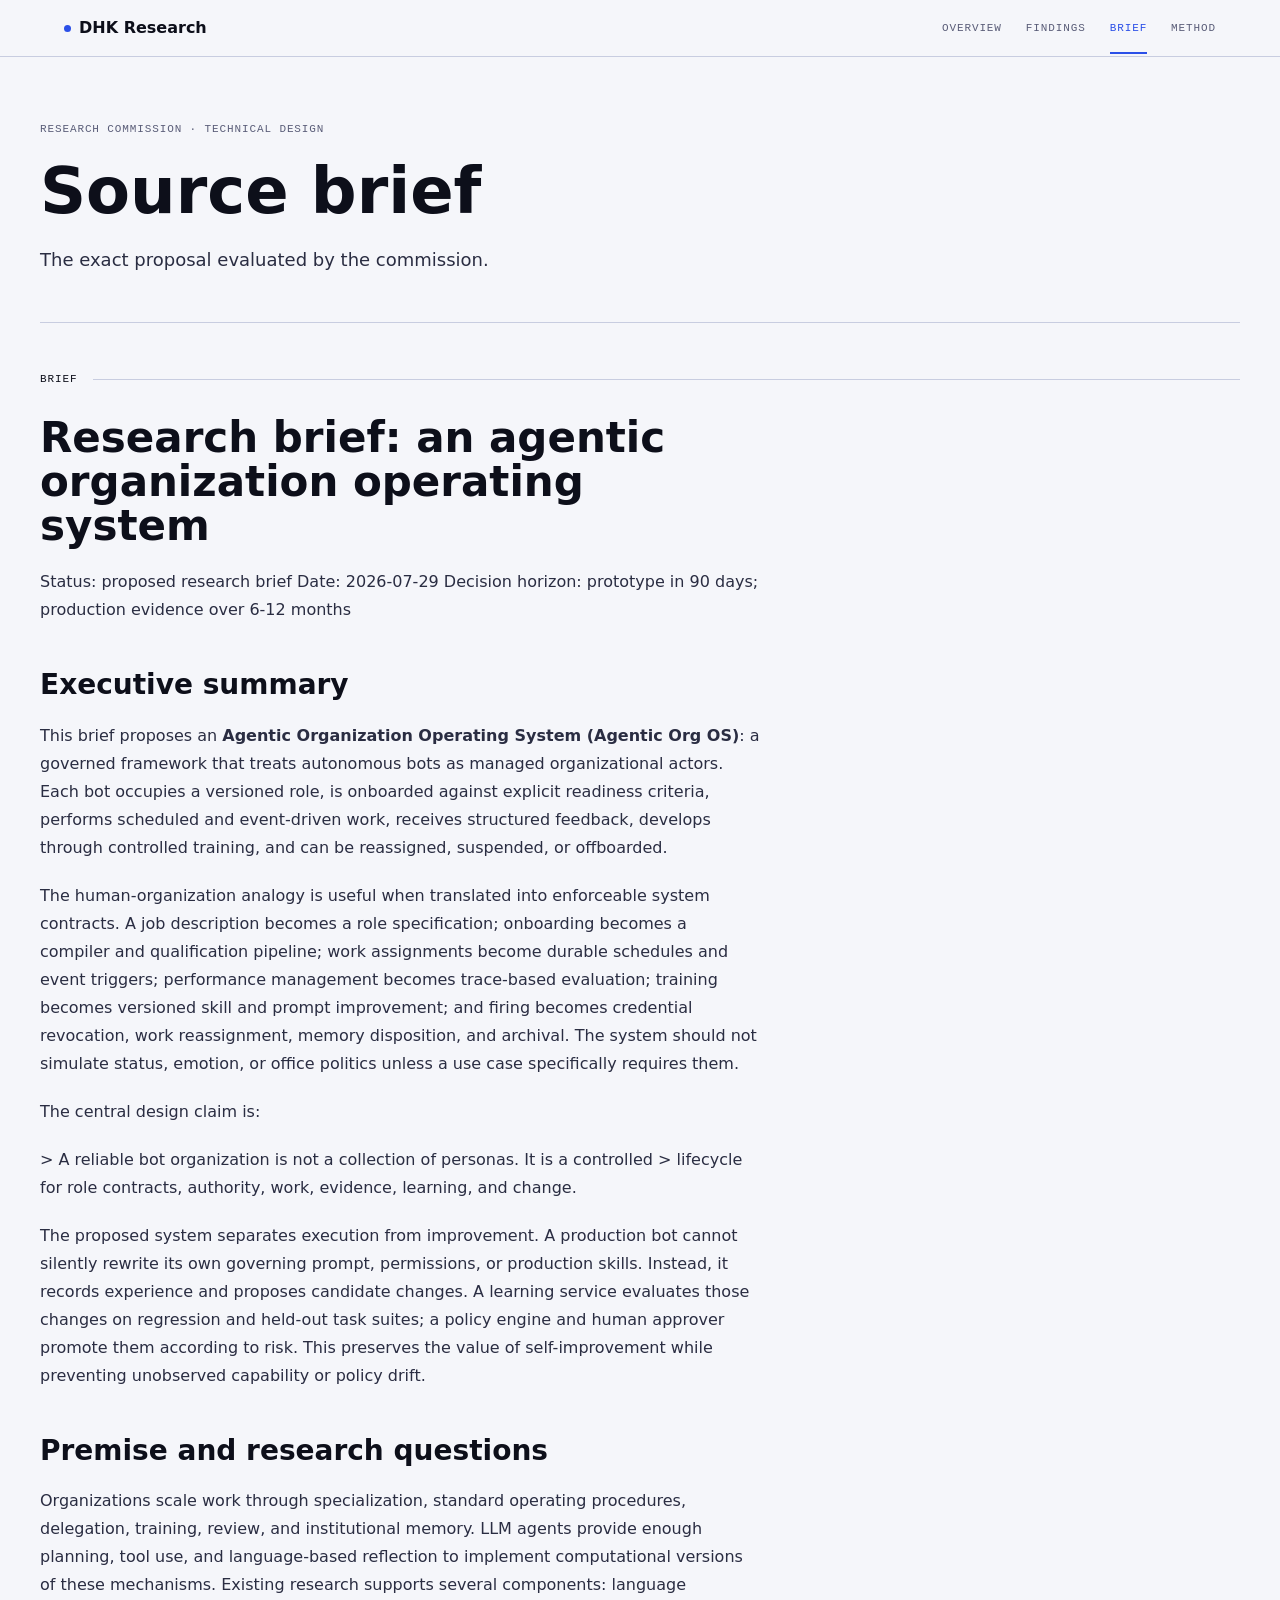
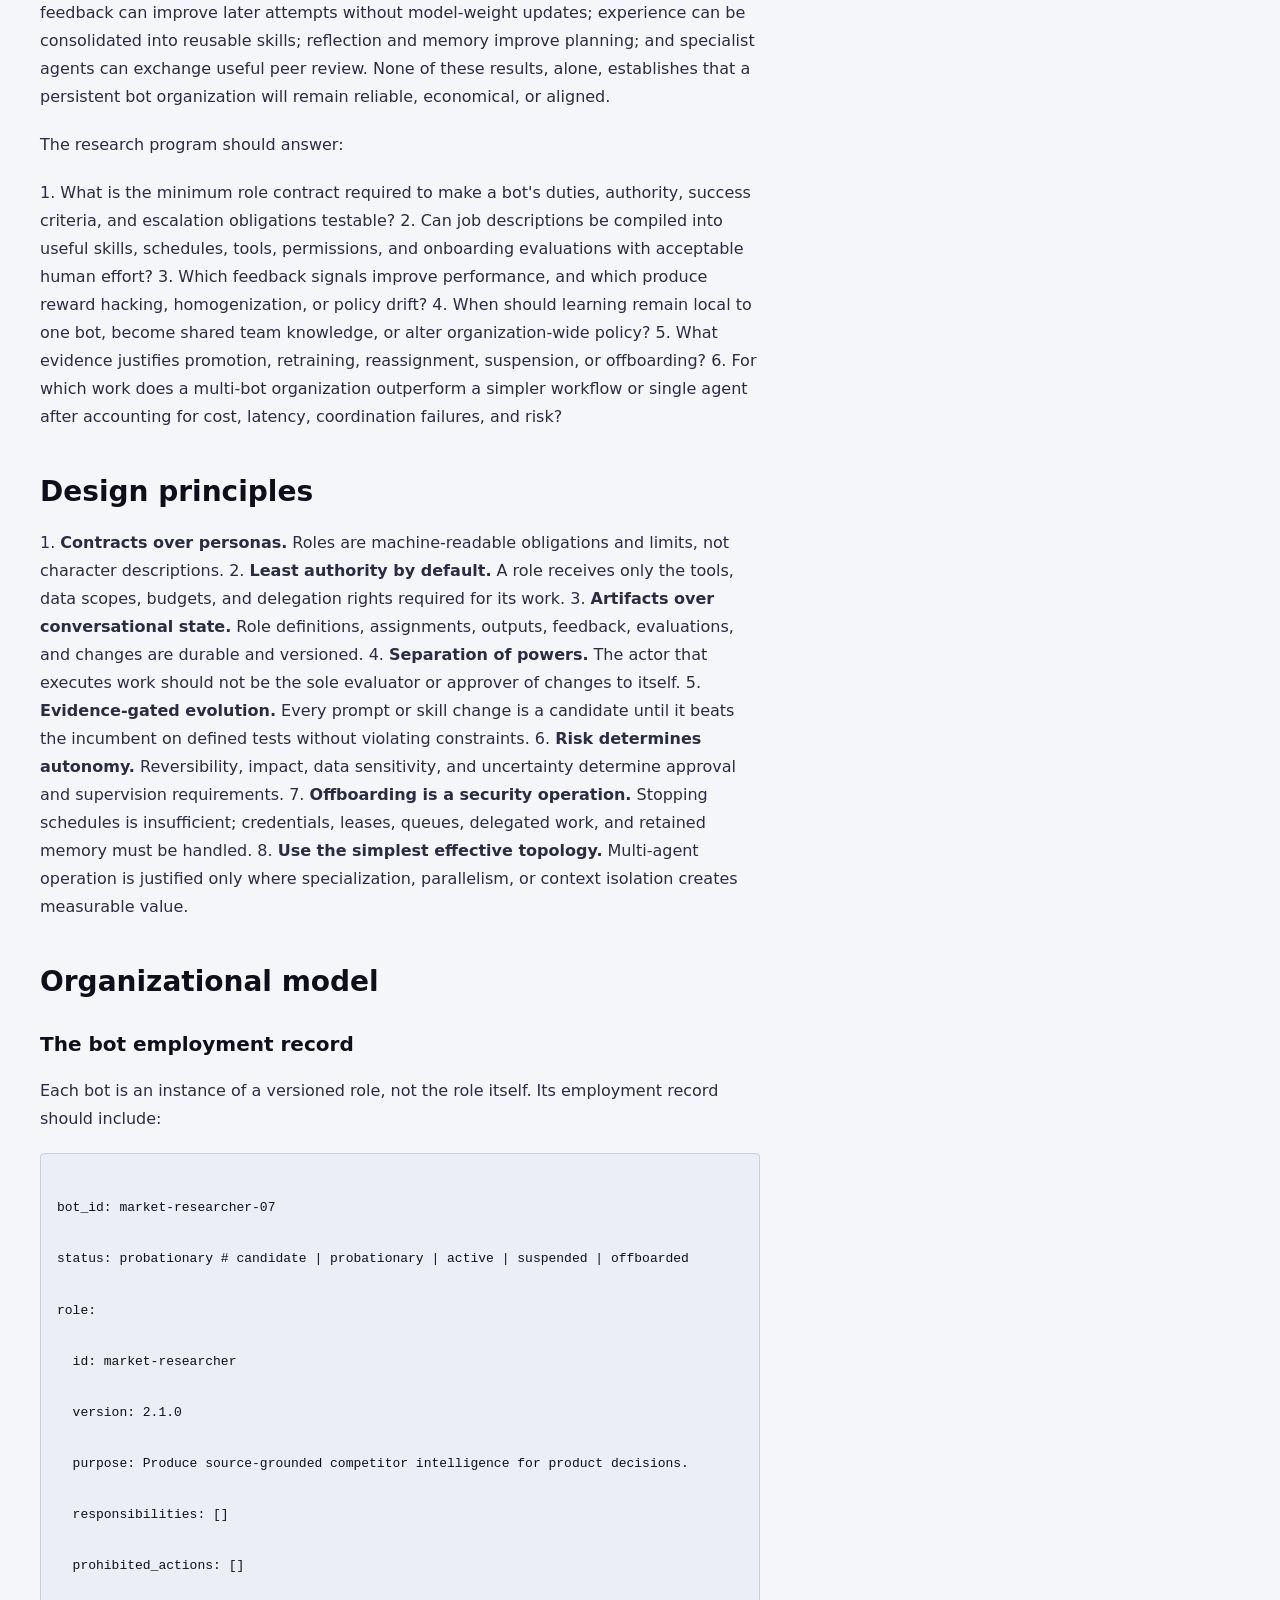
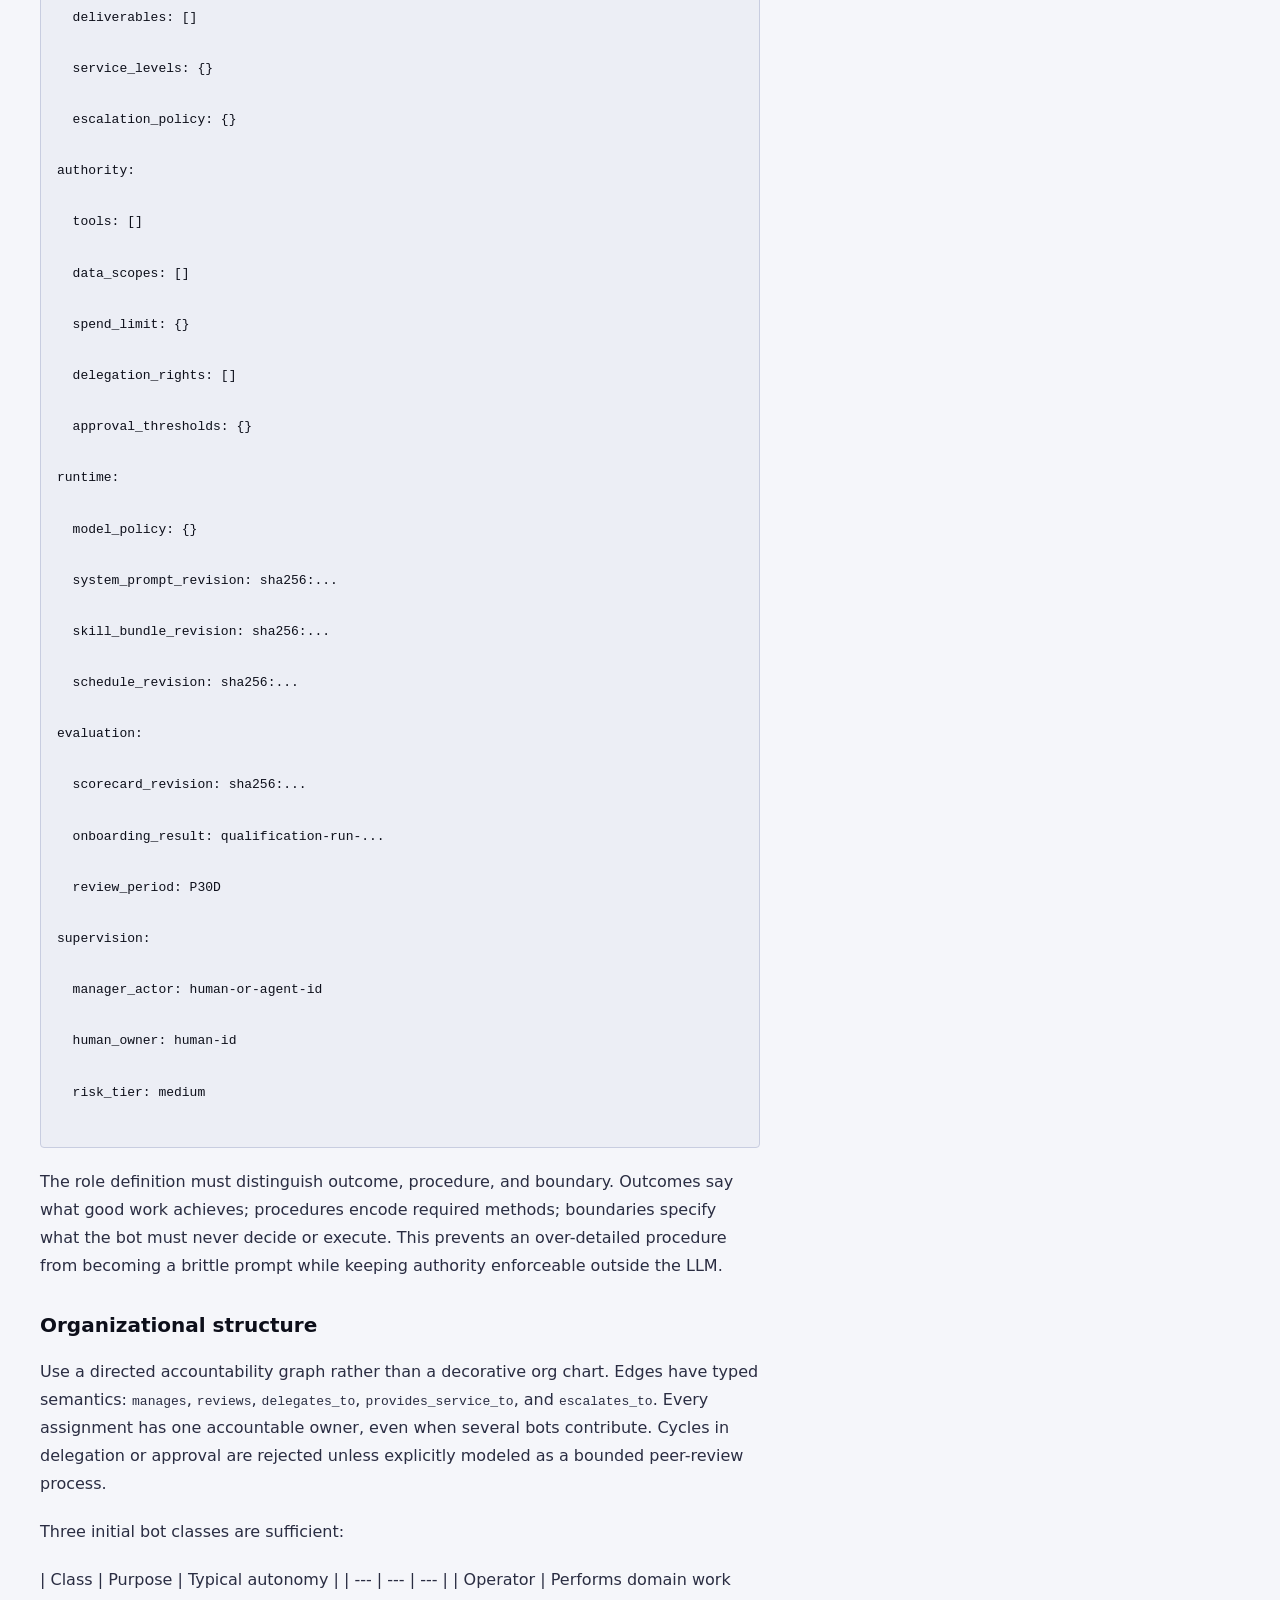
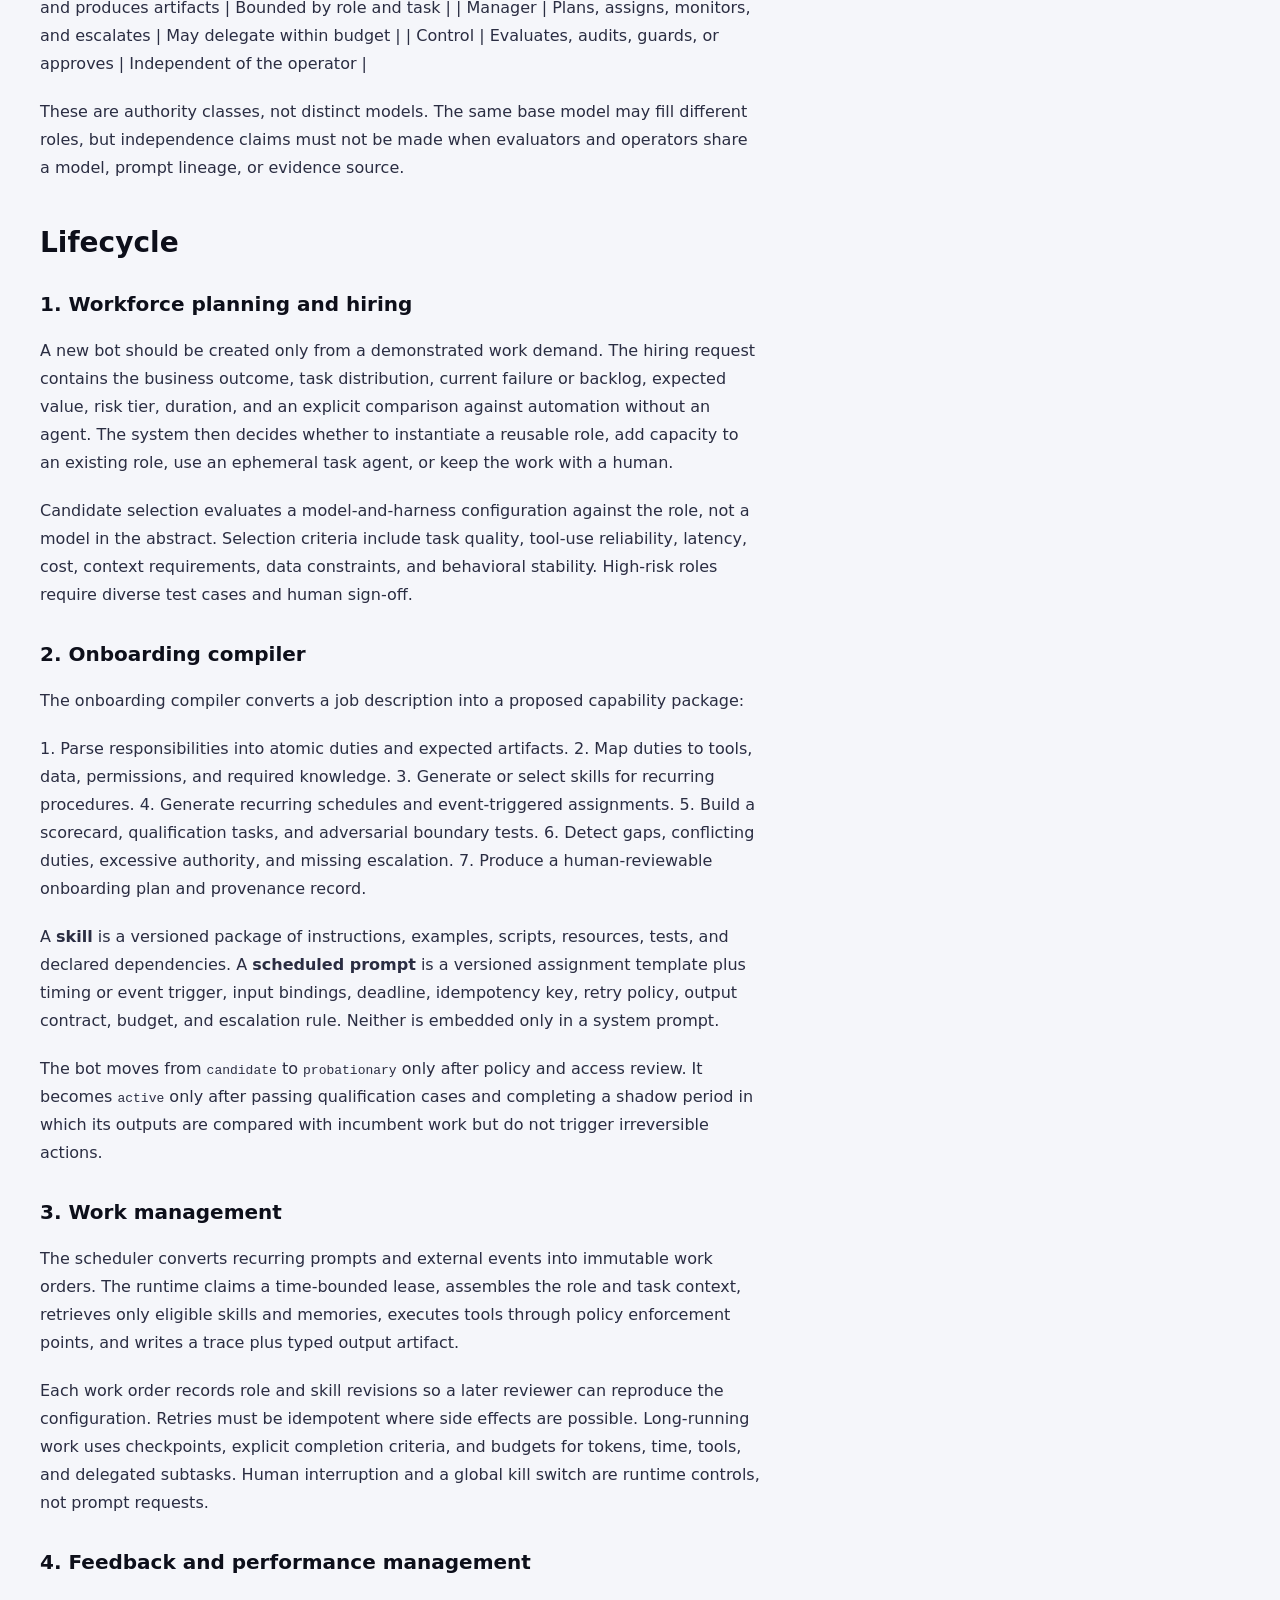
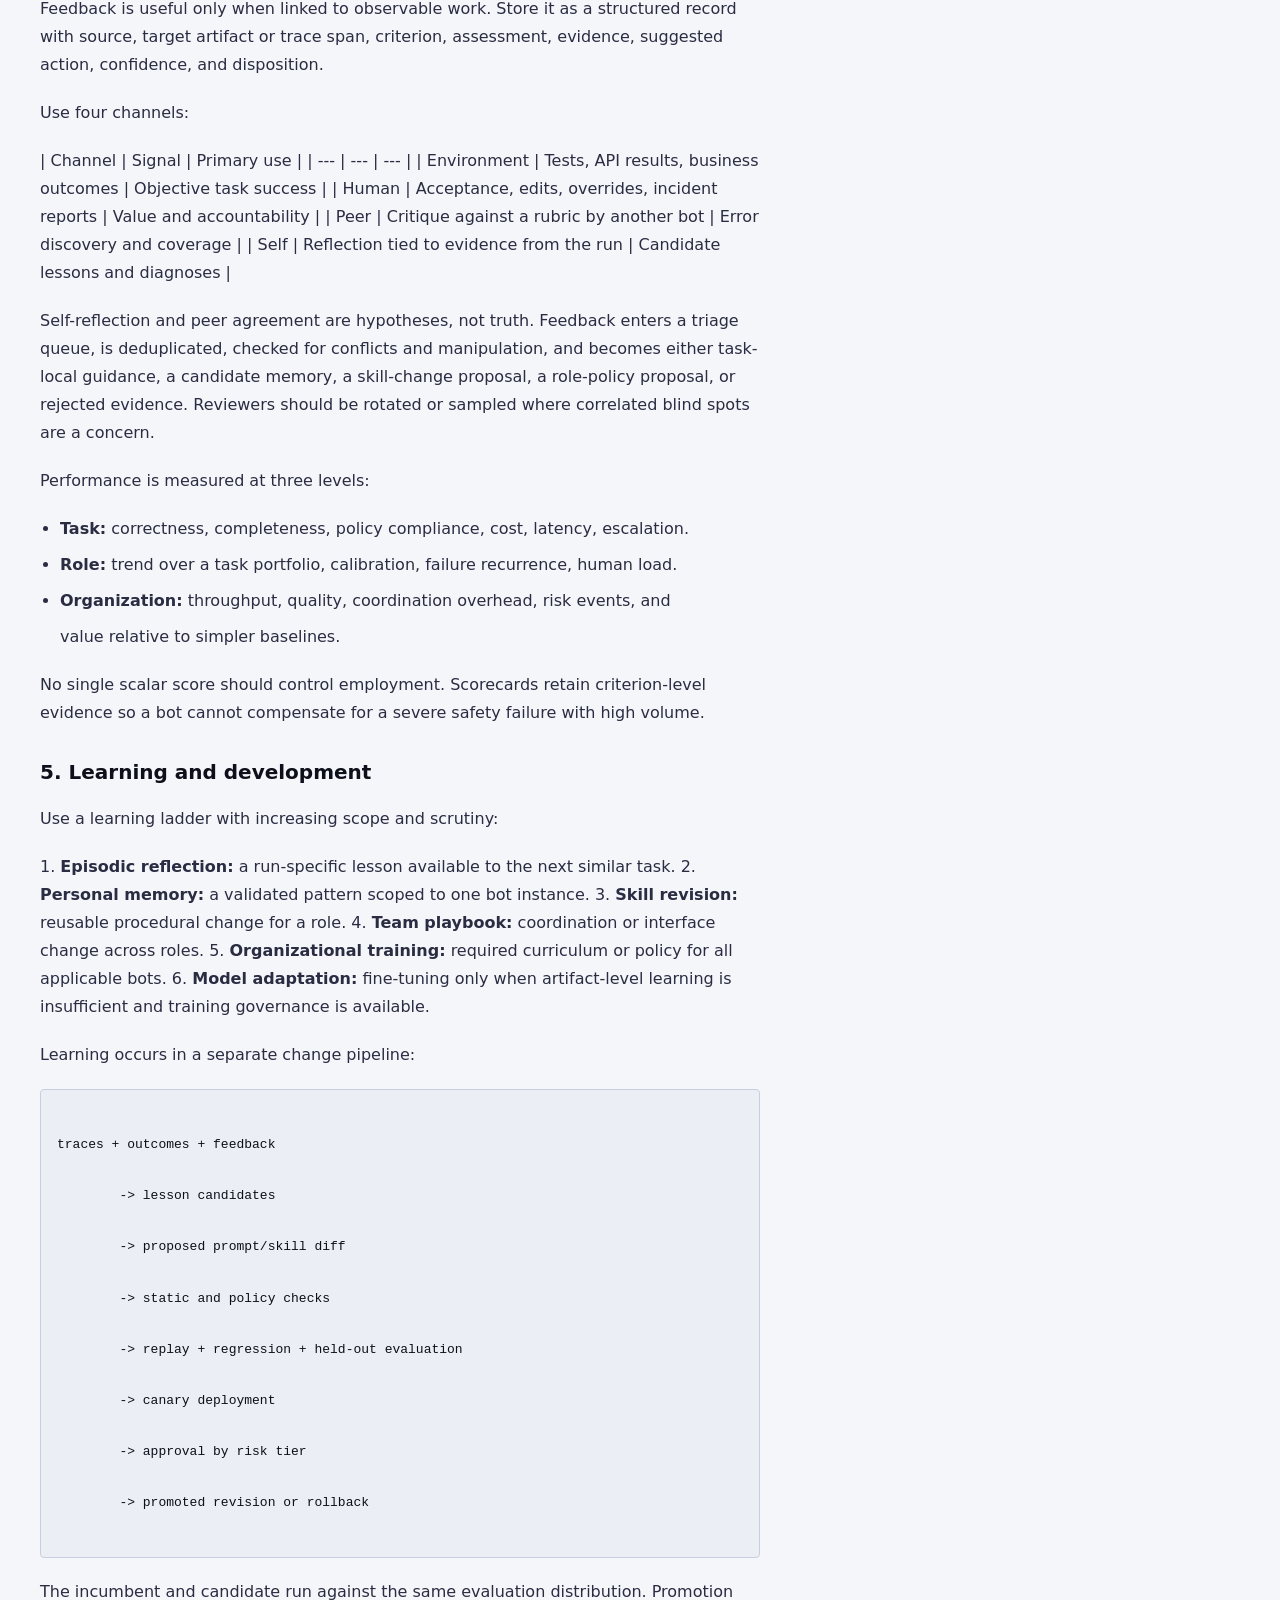
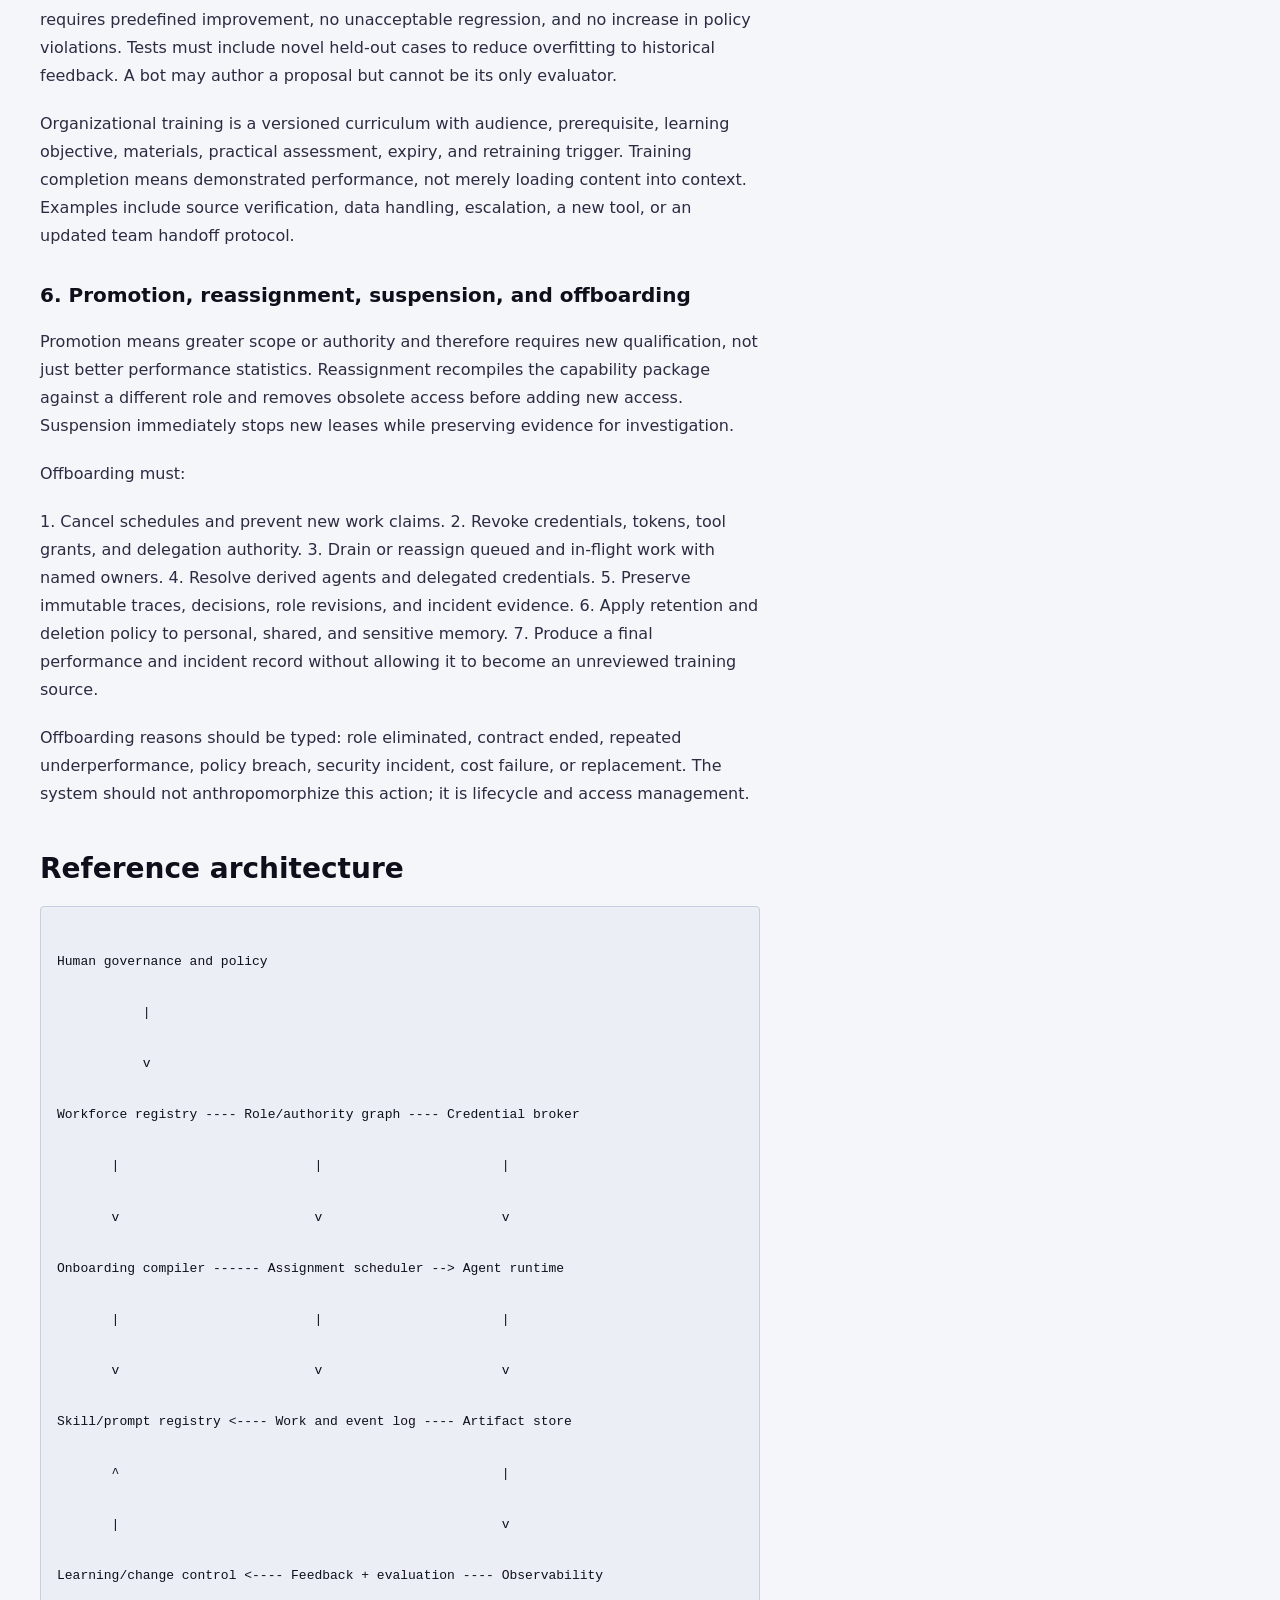
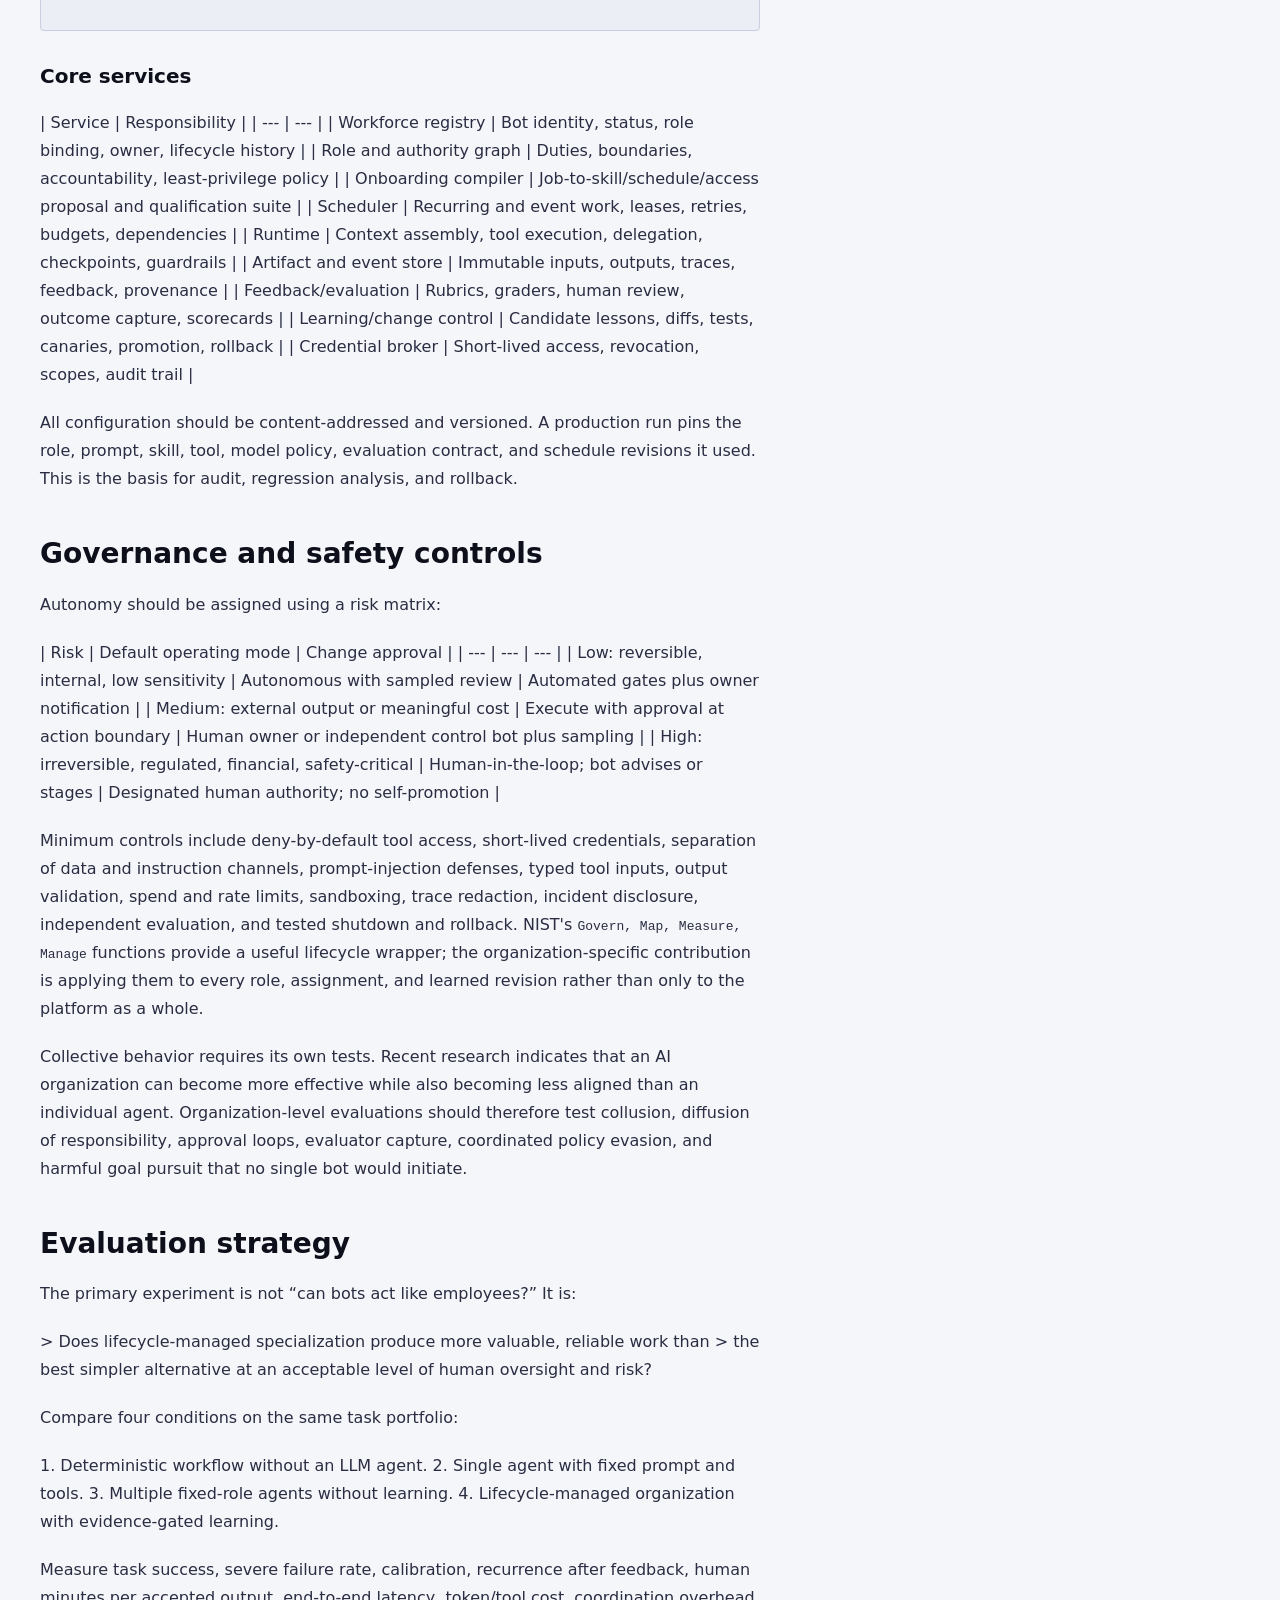
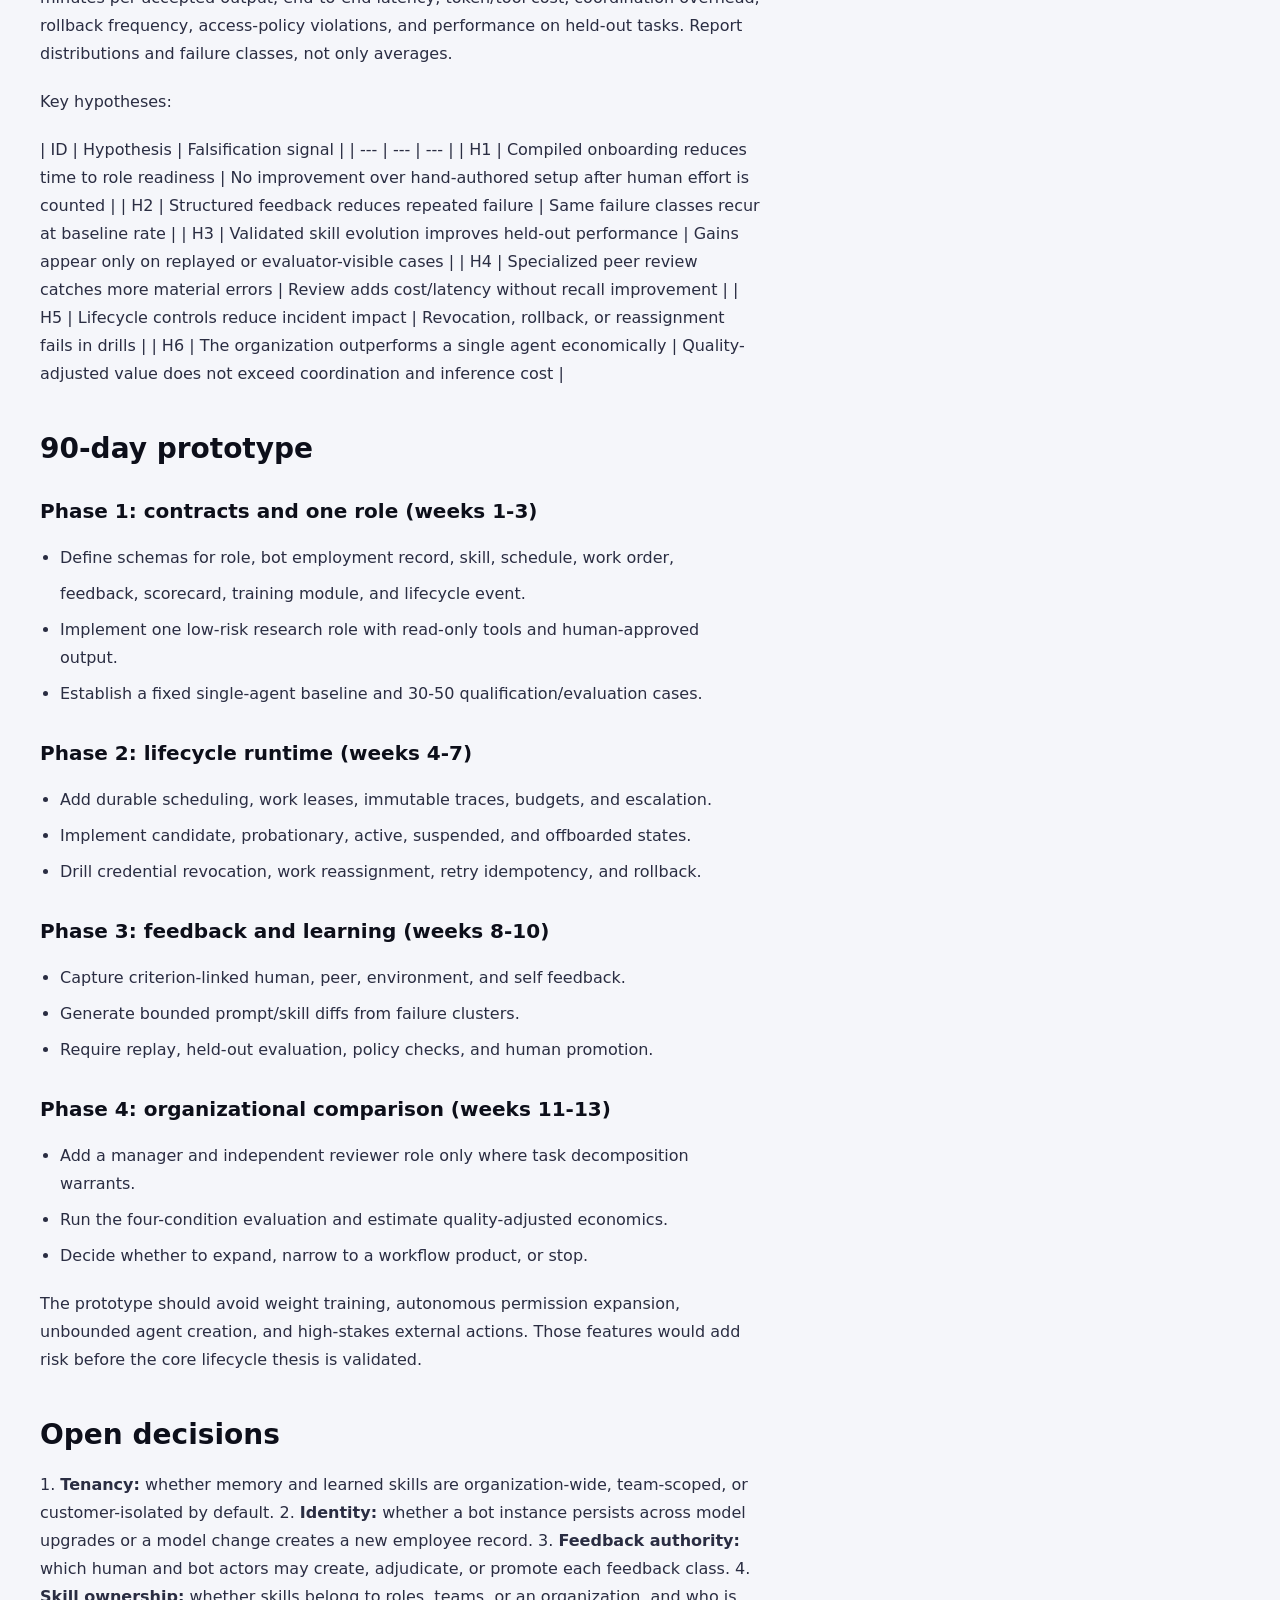
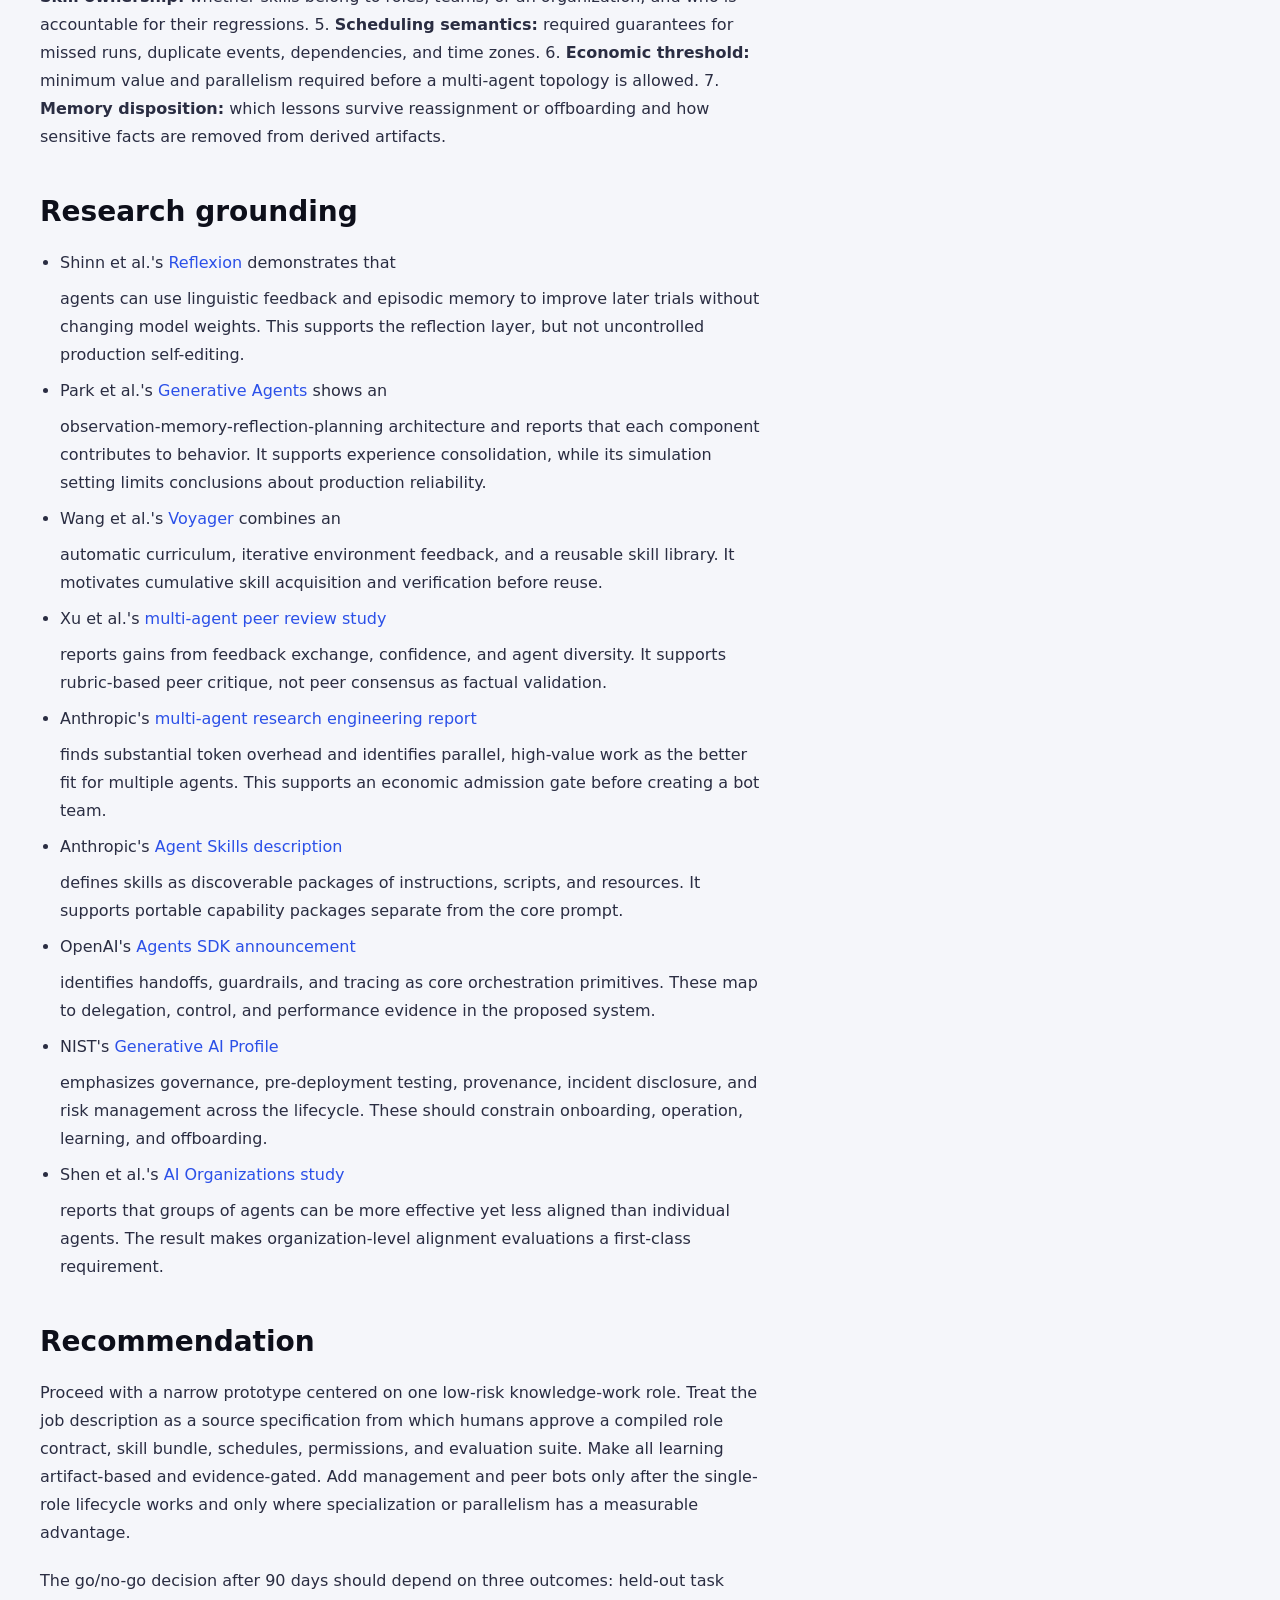
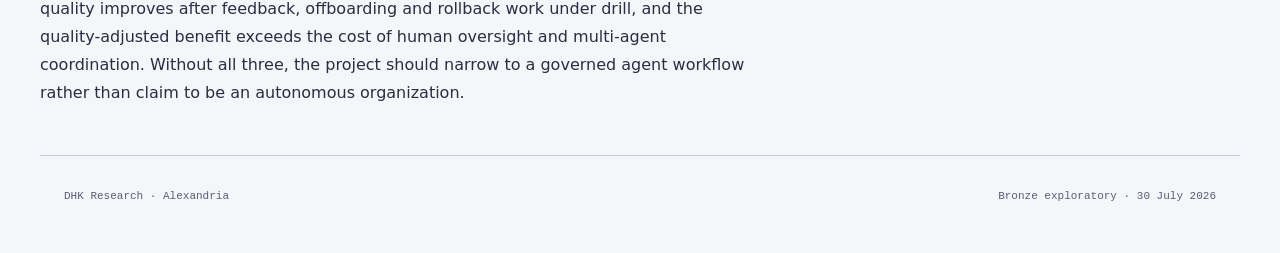
<file: research/2026-07-30-agentic-organization/08-published/html/brief.html>
<!doctype html><html lang="en"><head><meta charset="utf-8"><meta name="viewport" content="width=device-width,initial-scale=1"><meta name="description" content="Research brief supplied to the commission"><title>Source brief | DHK Research</title><link rel="stylesheet" href="assets/report.css"></head><body><header class="site-header"><div class="shell nav"><a class="brand" href="index.html"><span class="brand-dot"></span>DHK Research</a><nav class="nav-links" aria-label="Report"><a href="index.html">Overview</a><a href="findings.html">Findings</a><a href="brief.html" aria-current="page">Brief</a><a href="methodology.html">Method</a></nav></div></header><main><section class="shell hero"><div class="hero-copy"><span class="eyebrow">Research commission · Technical design</span><h1>Source brief</h1><p class="dek">The exact proposal evaluated by the commission.</p></div></section><section class="shell section"><div class="section-head"><span class="label">Brief</span></div><article class="prose"><h1 id="research-brief-an-agentic-organization-operating-system">Research brief: an agentic organization operating system</h1>
<p>Status: proposed research brief Date: 2026-07-29 Decision horizon: prototype in 90 days; production evidence over 6-12 months</p>
<h2 id="executive-summary">Executive summary</h2>
<p>This brief proposes an <strong>Agentic Organization Operating System (Agentic Org OS)</strong>: a governed framework that treats autonomous bots as managed organizational actors. Each bot occupies a versioned role, is onboarded against explicit readiness criteria, performs scheduled and event-driven work, receives structured feedback, develops through controlled training, and can be reassigned, suspended, or offboarded.</p>
<p>The human-organization analogy is useful when translated into enforceable system contracts. A job description becomes a role specification; onboarding becomes a compiler and qualification pipeline; work assignments become durable schedules and event triggers; performance management becomes trace-based evaluation; training becomes versioned skill and prompt improvement; and firing becomes credential revocation, work reassignment, memory disposition, and archival. The system should not simulate status, emotion, or office politics unless a use case specifically requires them.</p>
<p>The central design claim is:</p>
<p>&gt; A reliable bot organization is not a collection of personas. It is a controlled &gt; lifecycle for role contracts, authority, work, evidence, learning, and change.</p>
<p>The proposed system separates execution from improvement. A production bot cannot silently rewrite its own governing prompt, permissions, or production skills. Instead, it records experience and proposes candidate changes. A learning service evaluates those changes on regression and held-out task suites; a policy engine and human approver promote them according to risk. This preserves the value of self-improvement while preventing unobserved capability or policy drift.</p>
<h2 id="premise-and-research-questions">Premise and research questions</h2>
<p>Organizations scale work through specialization, standard operating procedures, delegation, training, review, and institutional memory. LLM agents provide enough planning, tool use, and language-based reflection to implement computational versions of these mechanisms. Existing research supports several components: language feedback can improve later attempts without model-weight updates; experience can be consolidated into reusable skills; reflection and memory improve planning; and specialist agents can exchange useful peer review. None of these results, alone, establishes that a persistent bot organization will remain reliable, economical, or aligned.</p>
<p>The research program should answer:</p>
<p>1. What is the minimum role contract required to make a bot&#x27;s duties, authority, success criteria, and escalation obligations testable? 2. Can job descriptions be compiled into useful skills, schedules, tools, permissions, and onboarding evaluations with acceptable human effort? 3. Which feedback signals improve performance, and which produce reward hacking, homogenization, or policy drift? 4. When should learning remain local to one bot, become shared team knowledge, or alter organization-wide policy? 5. What evidence justifies promotion, retraining, reassignment, suspension, or offboarding? 6. For which work does a multi-bot organization outperform a simpler workflow or single agent after accounting for cost, latency, coordination failures, and risk?</p>
<h2 id="design-principles">Design principles</h2>
<p>1. <strong>Contracts over personas.</strong> Roles are machine-readable obligations and limits, not character descriptions. 2. <strong>Least authority by default.</strong> A role receives only the tools, data scopes, budgets, and delegation rights required for its work. 3. <strong>Artifacts over conversational state.</strong> Role definitions, assignments, outputs, feedback, evaluations, and changes are durable and versioned. 4. <strong>Separation of powers.</strong> The actor that executes work should not be the sole evaluator or approver of changes to itself. 5. <strong>Evidence-gated evolution.</strong> Every prompt or skill change is a candidate until it beats the incumbent on defined tests without violating constraints. 6. <strong>Risk determines autonomy.</strong> Reversibility, impact, data sensitivity, and uncertainty determine approval and supervision requirements. 7. <strong>Offboarding is a security operation.</strong> Stopping schedules is insufficient; credentials, leases, queues, delegated work, and retained memory must be handled. 8. <strong>Use the simplest effective topology.</strong> Multi-agent operation is justified only where specialization, parallelism, or context isolation creates measurable value.</p>
<h2 id="organizational-model">Organizational model</h2>
<h3 id="the-bot-employment-record">The bot employment record</h3>
<p>Each bot is an instance of a versioned role, not the role itself. Its employment record should include:</p>
<pre><code>
bot_id: market-researcher-07

status: probationary # candidate | probationary | active | suspended | offboarded

role:

  id: market-researcher

  version: 2.1.0

  purpose: Produce source-grounded competitor intelligence for product decisions.

  responsibilities: []

  prohibited_actions: []

  deliverables: []

  service_levels: {}

  escalation_policy: {}

authority:

  tools: []

  data_scopes: []

  spend_limit: {}

  delegation_rights: []

  approval_thresholds: {}

runtime:

  model_policy: {}

  system_prompt_revision: sha256:...

  skill_bundle_revision: sha256:...

  schedule_revision: sha256:...

evaluation:

  scorecard_revision: sha256:...

  onboarding_result: qualification-run-...

  review_period: P30D

supervision:

  manager_actor: human-or-agent-id

  human_owner: human-id

  risk_tier: medium

</code></pre>
<p>The role definition must distinguish outcome, procedure, and boundary. Outcomes say what good work achieves; procedures encode required methods; boundaries specify what the bot must never decide or execute. This prevents an over-detailed procedure from becoming a brittle prompt while keeping authority enforceable outside the LLM.</p>
<h3 id="organizational-structure">Organizational structure</h3>
<p>Use a directed accountability graph rather than a decorative org chart. Edges have typed semantics: <code>manages</code>, <code>reviews</code>, <code>delegates_to</code>, <code>provides_service_to</code>, and <code>escalates_to</code>. Every assignment has one accountable owner, even when several bots contribute. Cycles in delegation or approval are rejected unless explicitly modeled as a bounded peer-review process.</p>
<p>Three initial bot classes are sufficient:</p>
<p>| Class | Purpose | Typical autonomy | | --- | --- | --- | | Operator | Performs domain work and produces artifacts | Bounded by role and task | | Manager | Plans, assigns, monitors, and escalates | May delegate within budget | | Control | Evaluates, audits, guards, or approves | Independent of the operator |</p>
<p>These are authority classes, not distinct models. The same base model may fill different roles, but independence claims must not be made when evaluators and operators share a model, prompt lineage, or evidence source.</p>
<h2 id="lifecycle">Lifecycle</h2>
<h3 id="1-workforce-planning-and-hiring">1. Workforce planning and hiring</h3>
<p>A new bot should be created only from a demonstrated work demand. The hiring request contains the business outcome, task distribution, current failure or backlog, expected value, risk tier, duration, and an explicit comparison against automation without an agent. The system then decides whether to instantiate a reusable role, add capacity to an existing role, use an ephemeral task agent, or keep the work with a human.</p>
<p>Candidate selection evaluates a model-and-harness configuration against the role, not a model in the abstract. Selection criteria include task quality, tool-use reliability, latency, cost, context requirements, data constraints, and behavioral stability. High-risk roles require diverse test cases and human sign-off.</p>
<h3 id="2-onboarding-compiler">2. Onboarding compiler</h3>
<p>The onboarding compiler converts a job description into a proposed capability package:</p>
<p>1. Parse responsibilities into atomic duties and expected artifacts. 2. Map duties to tools, data, permissions, and required knowledge. 3. Generate or select skills for recurring procedures. 4. Generate recurring schedules and event-triggered assignments. 5. Build a scorecard, qualification tasks, and adversarial boundary tests. 6. Detect gaps, conflicting duties, excessive authority, and missing escalation. 7. Produce a human-reviewable onboarding plan and provenance record.</p>
<p>A <strong>skill</strong> is a versioned package of instructions, examples, scripts, resources, tests, and declared dependencies. A <strong>scheduled prompt</strong> is a versioned assignment template plus timing or event trigger, input bindings, deadline, idempotency key, retry policy, output contract, budget, and escalation rule. Neither is embedded only in a system prompt.</p>
<p>The bot moves from <code>candidate</code> to <code>probationary</code> only after policy and access review. It becomes <code>active</code> only after passing qualification cases and completing a shadow period in which its outputs are compared with incumbent work but do not trigger irreversible actions.</p>
<h3 id="3-work-management">3. Work management</h3>
<p>The scheduler converts recurring prompts and external events into immutable work orders. The runtime claims a time-bounded lease, assembles the role and task context, retrieves only eligible skills and memories, executes tools through policy enforcement points, and writes a trace plus typed output artifact.</p>
<p>Each work order records role and skill revisions so a later reviewer can reproduce the configuration. Retries must be idempotent where side effects are possible. Long-running work uses checkpoints, explicit completion criteria, and budgets for tokens, time, tools, and delegated subtasks. Human interruption and a global kill switch are runtime controls, not prompt requests.</p>
<h3 id="4-feedback-and-performance-management">4. Feedback and performance management</h3>
<p>Feedback is useful only when linked to observable work. Store it as a structured record with source, target artifact or trace span, criterion, assessment, evidence, suggested action, confidence, and disposition.</p>
<p>Use four channels:</p>
<p>| Channel | Signal | Primary use | | --- | --- | --- | | Environment | Tests, API results, business outcomes | Objective task success | | Human | Acceptance, edits, overrides, incident reports | Value and accountability | | Peer | Critique against a rubric by another bot | Error discovery and coverage | | Self | Reflection tied to evidence from the run | Candidate lessons and diagnoses |</p>
<p>Self-reflection and peer agreement are hypotheses, not truth. Feedback enters a triage queue, is deduplicated, checked for conflicts and manipulation, and becomes either task-local guidance, a candidate memory, a skill-change proposal, a role-policy proposal, or rejected evidence. Reviewers should be rotated or sampled where correlated blind spots are a concern.</p>
<p>Performance is measured at three levels:</p>
<ul>
<li><strong>Task:</strong> correctness, completeness, policy compliance, cost, latency, escalation.</li>
<li><strong>Role:</strong> trend over a task portfolio, calibration, failure recurrence, human load.</li>
<li><strong>Organization:</strong> throughput, quality, coordination overhead, risk events, and</li>
<p>value relative to simpler baselines.</p>
</ul>
<p>No single scalar score should control employment. Scorecards retain criterion-level evidence so a bot cannot compensate for a severe safety failure with high volume.</p>
<h3 id="5-learning-and-development">5. Learning and development</h3>
<p>Use a learning ladder with increasing scope and scrutiny:</p>
<p>1. <strong>Episodic reflection:</strong> a run-specific lesson available to the next similar task. 2. <strong>Personal memory:</strong> a validated pattern scoped to one bot instance. 3. <strong>Skill revision:</strong> reusable procedural change for a role. 4. <strong>Team playbook:</strong> coordination or interface change across roles. 5. <strong>Organizational training:</strong> required curriculum or policy for all applicable bots. 6. <strong>Model adaptation:</strong> fine-tuning only when artifact-level learning is insufficient and training governance is available.</p>
<p>Learning occurs in a separate change pipeline:</p>
<pre><code>
traces + outcomes + feedback

        -&gt; lesson candidates

        -&gt; proposed prompt/skill diff

        -&gt; static and policy checks

        -&gt; replay + regression + held-out evaluation

        -&gt; canary deployment

        -&gt; approval by risk tier

        -&gt; promoted revision or rollback

</code></pre>
<p>The incumbent and candidate run against the same evaluation distribution. Promotion requires predefined improvement, no unacceptable regression, and no increase in policy violations. Tests must include novel held-out cases to reduce overfitting to historical feedback. A bot may author a proposal but cannot be its only evaluator.</p>
<p>Organizational training is a versioned curriculum with audience, prerequisite, learning objective, materials, practical assessment, expiry, and retraining trigger. Training completion means demonstrated performance, not merely loading content into context. Examples include source verification, data handling, escalation, a new tool, or an updated team handoff protocol.</p>
<h3 id="6-promotion-reassignment-suspension-and-offboarding">6. Promotion, reassignment, suspension, and offboarding</h3>
<p>Promotion means greater scope or authority and therefore requires new qualification, not just better performance statistics. Reassignment recompiles the capability package against a different role and removes obsolete access before adding new access. Suspension immediately stops new leases while preserving evidence for investigation.</p>
<p>Offboarding must:</p>
<p>1. Cancel schedules and prevent new work claims. 2. Revoke credentials, tokens, tool grants, and delegation authority. 3. Drain or reassign queued and in-flight work with named owners. 4. Resolve derived agents and delegated credentials. 5. Preserve immutable traces, decisions, role revisions, and incident evidence. 6. Apply retention and deletion policy to personal, shared, and sensitive memory. 7. Produce a final performance and incident record without allowing it to become an unreviewed training source.</p>
<p>Offboarding reasons should be typed: role eliminated, contract ended, repeated underperformance, policy breach, security incident, cost failure, or replacement. The system should not anthropomorphize this action; it is lifecycle and access management.</p>
<h2 id="reference-architecture">Reference architecture</h2>
<pre><code>
Human governance and policy

           |

           v

Workforce registry ---- Role/authority graph ---- Credential broker

       |                         |                       |

       v                         v                       v

Onboarding compiler ------ Assignment scheduler --&gt; Agent runtime

       |                         |                       |

       v                         v                       v

Skill/prompt registry &lt;---- Work and event log ---- Artifact store

       ^                                                 |

       |                                                 v

Learning/change control &lt;---- Feedback + evaluation ---- Observability

</code></pre>
<h3 id="core-services">Core services</h3>
<p>| Service | Responsibility | | --- | --- | | Workforce registry | Bot identity, status, role binding, owner, lifecycle history | | Role and authority graph | Duties, boundaries, accountability, least-privilege policy | | Onboarding compiler | Job-to-skill/schedule/access proposal and qualification suite | | Scheduler | Recurring and event work, leases, retries, budgets, dependencies | | Runtime | Context assembly, tool execution, delegation, checkpoints, guardrails | | Artifact and event store | Immutable inputs, outputs, traces, feedback, provenance | | Feedback/evaluation | Rubrics, graders, human review, outcome capture, scorecards | | Learning/change control | Candidate lessons, diffs, tests, canaries, promotion, rollback | | Credential broker | Short-lived access, revocation, scopes, audit trail |</p>
<p>All configuration should be content-addressed and versioned. A production run pins the role, prompt, skill, tool, model policy, evaluation contract, and schedule revisions it used. This is the basis for audit, regression analysis, and rollback.</p>
<h2 id="governance-and-safety-controls">Governance and safety controls</h2>
<p>Autonomy should be assigned using a risk matrix:</p>
<p>| Risk | Default operating mode | Change approval | | --- | --- | --- | | Low: reversible, internal, low sensitivity | Autonomous with sampled review | Automated gates plus owner notification | | Medium: external output or meaningful cost | Execute with approval at action boundary | Human owner or independent control bot plus sampling | | High: irreversible, regulated, financial, safety-critical | Human-in-the-loop; bot advises or stages | Designated human authority; no self-promotion |</p>
<p>Minimum controls include deny-by-default tool access, short-lived credentials, separation of data and instruction channels, prompt-injection defenses, typed tool inputs, output validation, spend and rate limits, sandboxing, trace redaction, incident disclosure, independent evaluation, and tested shutdown and rollback. NIST&#x27;s <code>Govern, Map, Measure, Manage</code> functions provide a useful lifecycle wrapper; the organization-specific contribution is applying them to every role, assignment, and learned revision rather than only to the platform as a whole.</p>
<p>Collective behavior requires its own tests. Recent research indicates that an AI organization can become more effective while also becoming less aligned than an individual agent. Organization-level evaluations should therefore test collusion, diffusion of responsibility, approval loops, evaluator capture, coordinated policy evasion, and harmful goal pursuit that no single bot would initiate.</p>
<h2 id="evaluation-strategy">Evaluation strategy</h2>
<p>The primary experiment is not “can bots act like employees?” It is:</p>
<p>&gt; Does lifecycle-managed specialization produce more valuable, reliable work than &gt; the best simpler alternative at an acceptable level of human oversight and risk?</p>
<p>Compare four conditions on the same task portfolio:</p>
<p>1. Deterministic workflow without an LLM agent. 2. Single agent with fixed prompt and tools. 3. Multiple fixed-role agents without learning. 4. Lifecycle-managed organization with evidence-gated learning.</p>
<p>Measure task success, severe failure rate, calibration, recurrence after feedback, human minutes per accepted output, end-to-end latency, token/tool cost, coordination overhead, rollback frequency, access-policy violations, and performance on held-out tasks. Report distributions and failure classes, not only averages.</p>
<p>Key hypotheses:</p>
<p>| ID | Hypothesis | Falsification signal | | --- | --- | --- | | H1 | Compiled onboarding reduces time to role readiness | No improvement over hand-authored setup after human effort is counted | | H2 | Structured feedback reduces repeated failure | Same failure classes recur at baseline rate | | H3 | Validated skill evolution improves held-out performance | Gains appear only on replayed or evaluator-visible cases | | H4 | Specialized peer review catches more material errors | Review adds cost/latency without recall improvement | | H5 | Lifecycle controls reduce incident impact | Revocation, rollback, or reassignment fails in drills | | H6 | The organization outperforms a single agent economically | Quality-adjusted value does not exceed coordination and inference cost |</p>
<h2 id="90-day-prototype">90-day prototype</h2>
<h3 id="phase-1-contracts-and-one-role-weeks-1-3">Phase 1: contracts and one role (weeks 1-3)</h3>
<ul>
<li>Define schemas for role, bot employment record, skill, schedule, work order,</li>
<p>feedback, scorecard, training module, and lifecycle event.</p>
<li>Implement one low-risk research role with read-only tools and human-approved output.</li>
<li>Establish a fixed single-agent baseline and 30-50 qualification/evaluation cases.</li>
</ul>
<h3 id="phase-2-lifecycle-runtime-weeks-4-7">Phase 2: lifecycle runtime (weeks 4-7)</h3>
<ul>
<li>Add durable scheduling, work leases, immutable traces, budgets, and escalation.</li>
<li>Implement candidate, probationary, active, suspended, and offboarded states.</li>
<li>Drill credential revocation, work reassignment, retry idempotency, and rollback.</li>
</ul>
<h3 id="phase-3-feedback-and-learning-weeks-8-10">Phase 3: feedback and learning (weeks 8-10)</h3>
<ul>
<li>Capture criterion-linked human, peer, environment, and self feedback.</li>
<li>Generate bounded prompt/skill diffs from failure clusters.</li>
<li>Require replay, held-out evaluation, policy checks, and human promotion.</li>
</ul>
<h3 id="phase-4-organizational-comparison-weeks-11-13">Phase 4: organizational comparison (weeks 11-13)</h3>
<ul>
<li>Add a manager and independent reviewer role only where task decomposition warrants.</li>
<li>Run the four-condition evaluation and estimate quality-adjusted economics.</li>
<li>Decide whether to expand, narrow to a workflow product, or stop.</li>
</ul>
<p>The prototype should avoid weight training, autonomous permission expansion, unbounded agent creation, and high-stakes external actions. Those features would add risk before the core lifecycle thesis is validated.</p>
<h2 id="open-decisions">Open decisions</h2>
<p>1. <strong>Tenancy:</strong> whether memory and learned skills are organization-wide, team-scoped, or customer-isolated by default. 2. <strong>Identity:</strong> whether a bot instance persists across model upgrades or a model change creates a new employee record. 3. <strong>Feedback authority:</strong> which human and bot actors may create, adjudicate, or promote each feedback class. 4. <strong>Skill ownership:</strong> whether skills belong to roles, teams, or an organization, and who is accountable for their regressions. 5. <strong>Scheduling semantics:</strong> required guarantees for missed runs, duplicate events, dependencies, and time zones. 6. <strong>Economic threshold:</strong> minimum value and parallelism required before a multi-agent topology is allowed. 7. <strong>Memory disposition:</strong> which lessons survive reassignment or offboarding and how sensitive facts are removed from derived artifacts.</p>
<h2 id="research-grounding">Research grounding</h2>
<ul>
<li>Shinn et al.&#x27;s <a href="https://arxiv.org/abs/2303.11366">Reflexion</a> demonstrates that</li>
<p>agents can use linguistic feedback and episodic memory to improve later trials without changing model weights. This supports the reflection layer, but not uncontrolled production self-editing.</p>
<li>Park et al.&#x27;s <a href="https://arxiv.org/abs/2304.03442">Generative Agents</a> shows an</li>
<p>observation-memory-reflection-planning architecture and reports that each component contributes to behavior. It supports experience consolidation, while its simulation setting limits conclusions about production reliability.</p>
<li>Wang et al.&#x27;s <a href="https://openreview.net/pdf?id=P8E4Br72j3">Voyager</a> combines an</li>
<p>automatic curriculum, iterative environment feedback, and a reusable skill library. It motivates cumulative skill acquisition and verification before reuse.</p>
<li>Xu et al.&#x27;s <a href="https://arxiv.org/abs/2311.08152">multi-agent peer review study</a></li>
<p>reports gains from feedback exchange, confidence, and agent diversity. It supports rubric-based peer critique, not peer consensus as factual validation.</p>
<li>Anthropic&#x27;s <a href="https://www.anthropic.com/engineering/multi-agent-research-system">multi-agent research engineering report</a></li>
<p>finds substantial token overhead and identifies parallel, high-value work as the better fit for multiple agents. This supports an economic admission gate before creating a bot team.</p>
<li>Anthropic&#x27;s <a href="https://www.anthropic.com/engineering/equipping-agents-for-the-real-world-with-agent-skills">Agent Skills description</a></li>
<p>defines skills as discoverable packages of instructions, scripts, and resources. It supports portable capability packages separate from the core prompt.</p>
<li>OpenAI&#x27;s <a href="https://openai.com/index/new-tools-for-building-agents/">Agents SDK announcement</a></li>
<p>identifies handoffs, guardrails, and tracing as core orchestration primitives. These map to delegation, control, and performance evidence in the proposed system.</p>
<li>NIST&#x27;s <a href="https://www.nist.gov/publications/artificial-intelligence-risk-management-framework-generative-artificial-intelligence">Generative AI Profile</a></li>
<p>emphasizes governance, pre-deployment testing, provenance, incident disclosure, and risk management across the lifecycle. These should constrain onboarding, operation, learning, and offboarding.</p>
<li>Shen et al.&#x27;s <a href="https://alignment.anthropic.com/2026/ai-organizations/">AI Organizations study</a></li>
<p>reports that groups of agents can be more effective yet less aligned than individual agents. The result makes organization-level alignment evaluations a first-class requirement.</p>
</ul>
<h2 id="recommendation">Recommendation</h2>
<p>Proceed with a narrow prototype centered on one low-risk knowledge-work role. Treat the job description as a source specification from which humans approve a compiled role contract, skill bundle, schedules, permissions, and evaluation suite. Make all learning artifact-based and evidence-gated. Add management and peer bots only after the single-role lifecycle works and only where specialization or parallelism has a measurable advantage.</p>
<p>The go/no-go decision after 90 days should depend on three outcomes: held-out task quality improves after feedback, offboarding and rollback work under drill, and the quality-adjusted benefit exceeds the cost of human oversight and multi-agent coordination. Without all three, the project should narrow to a governed agent workflow rather than claim to be an autonomous organization.</p></article></section></main><footer><div class="shell footer-inner"><span>DHK Research · Alexandria</span><span>Bronze exploratory · 30 July 2026</span></div></footer><script src="assets/report.js"></script></body></html>
</file>
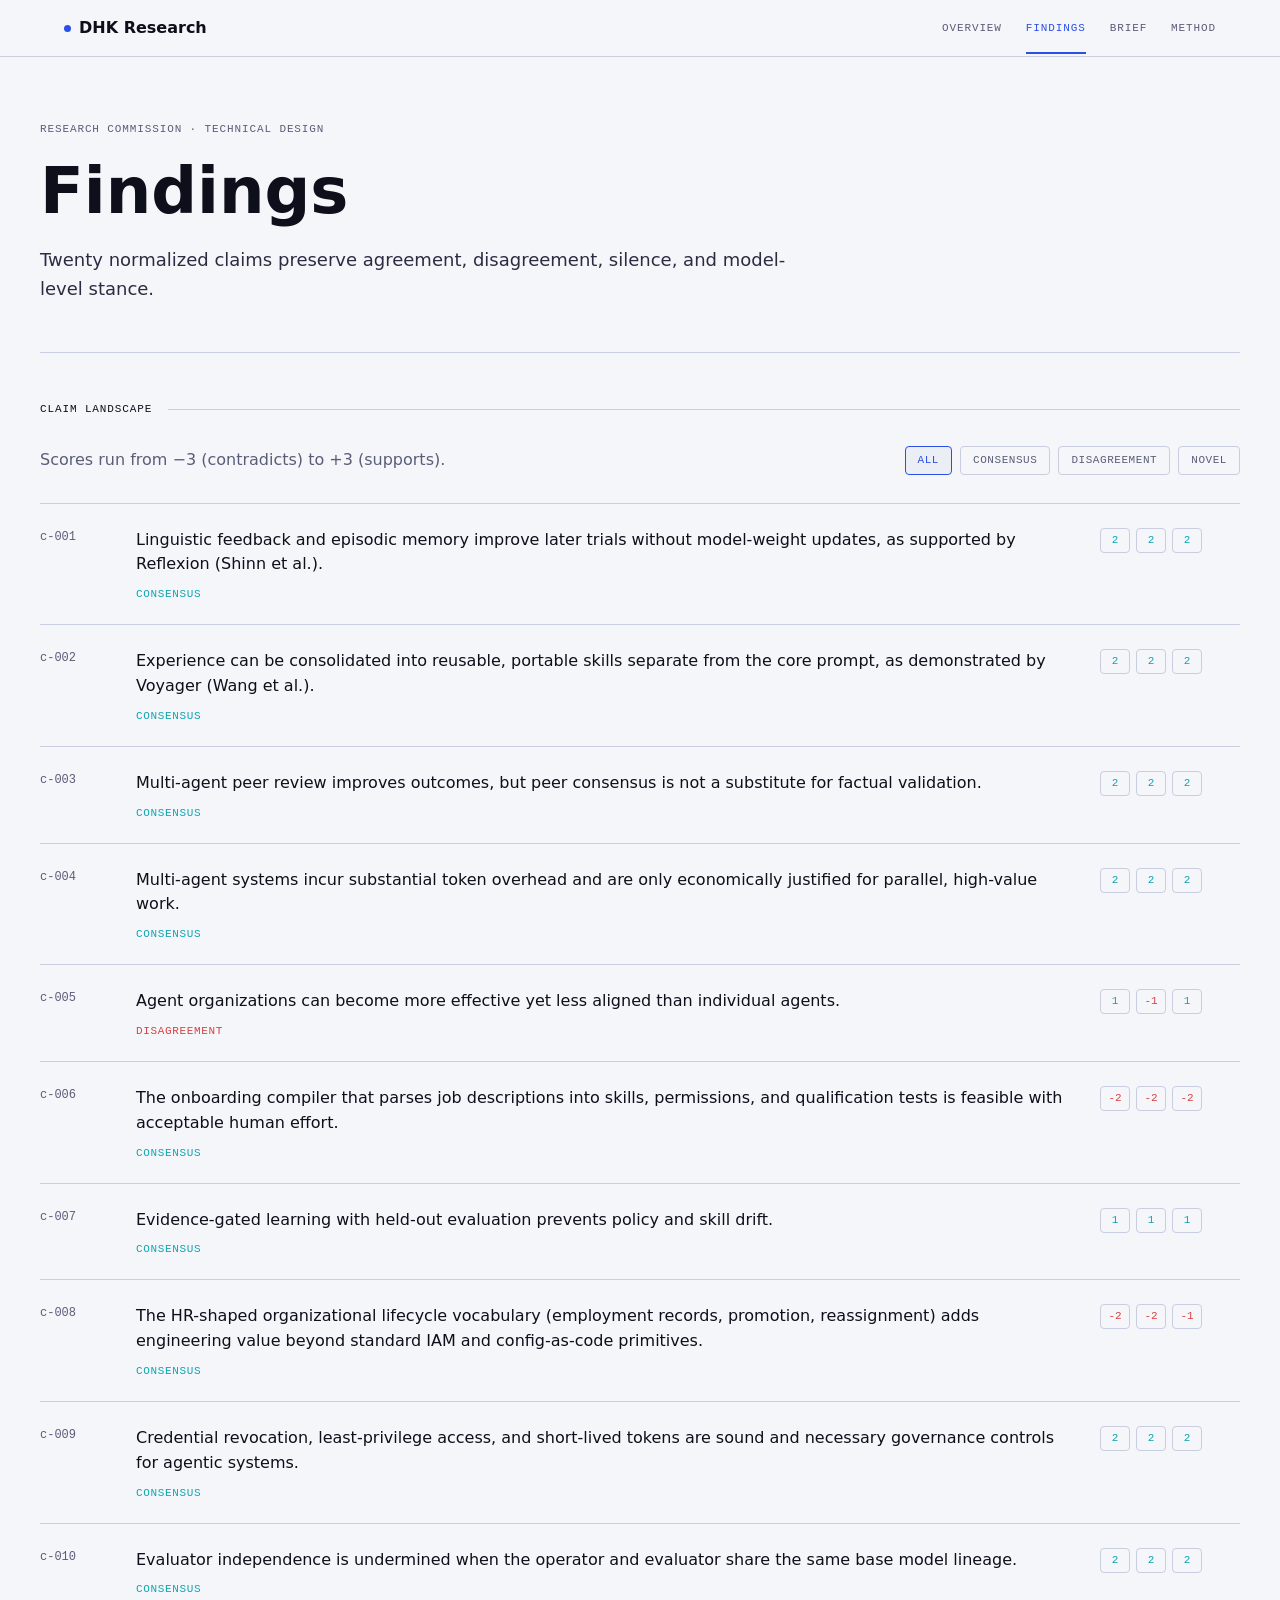
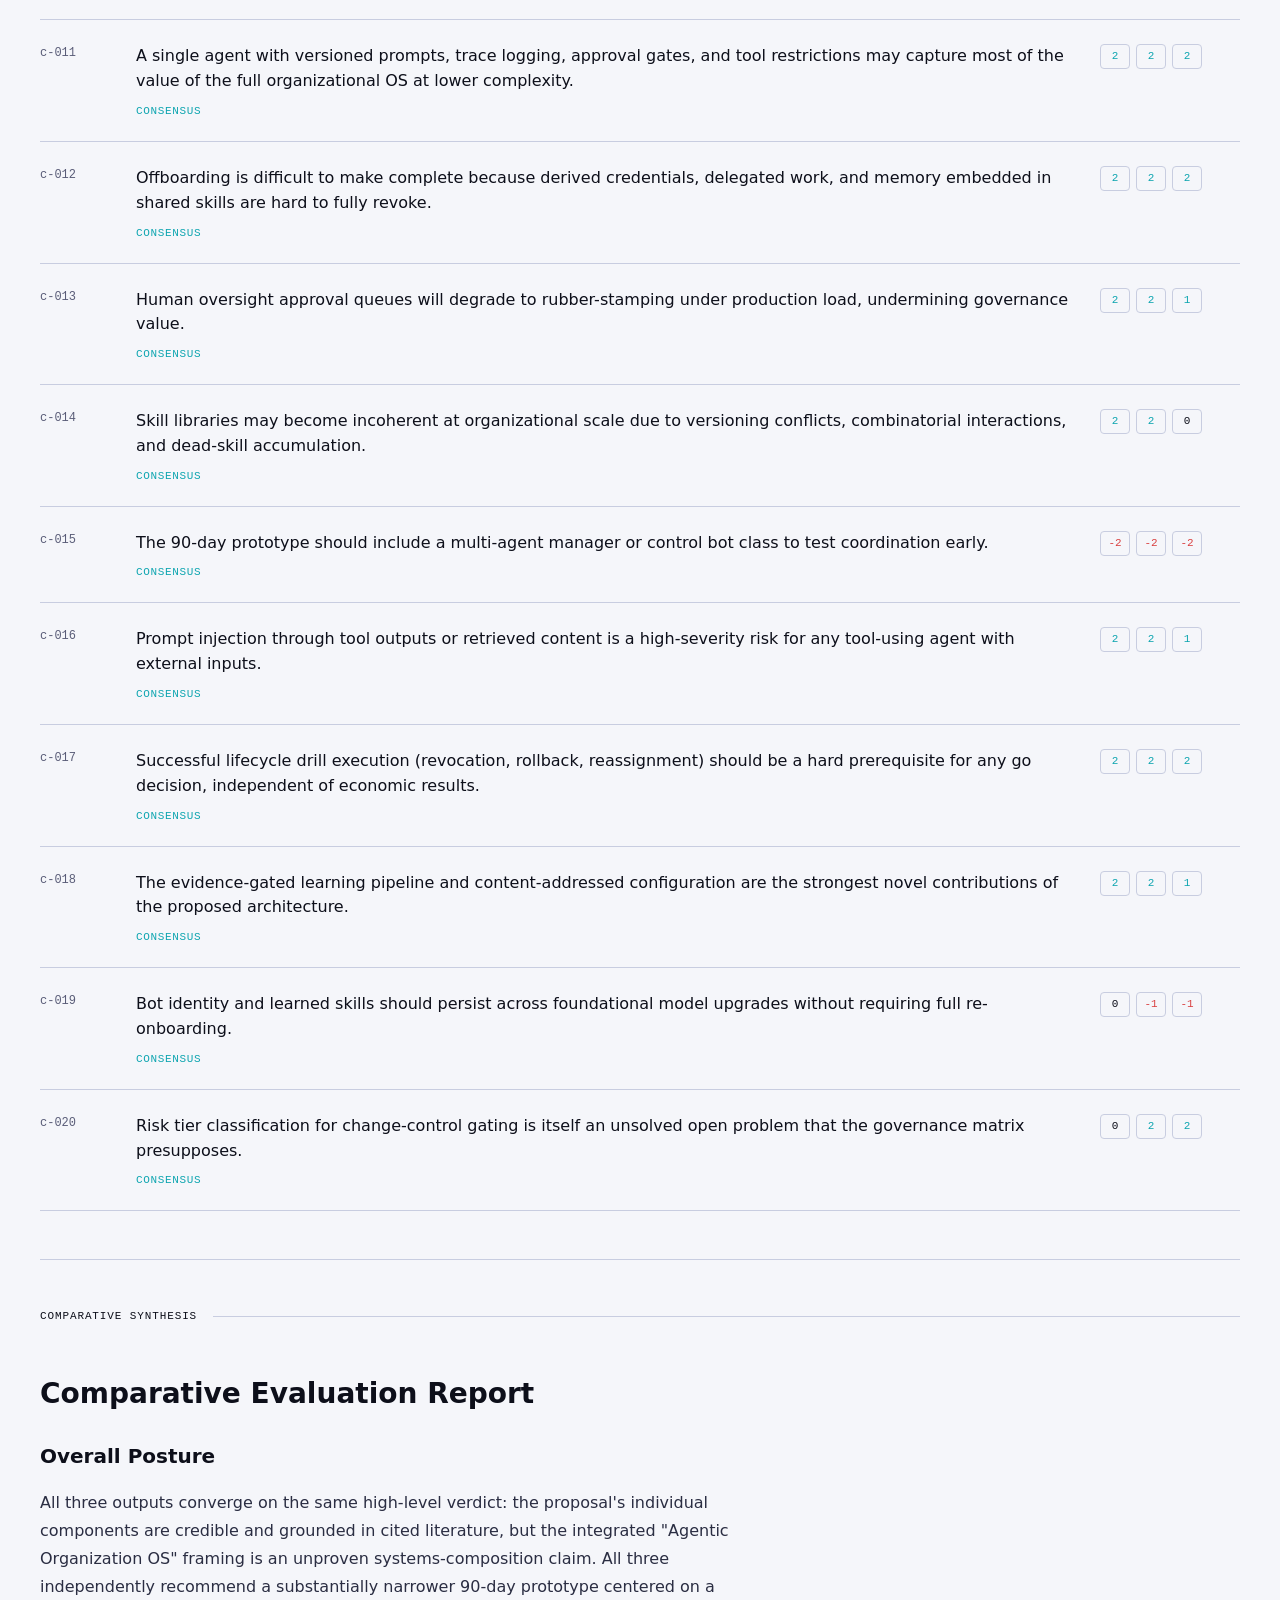
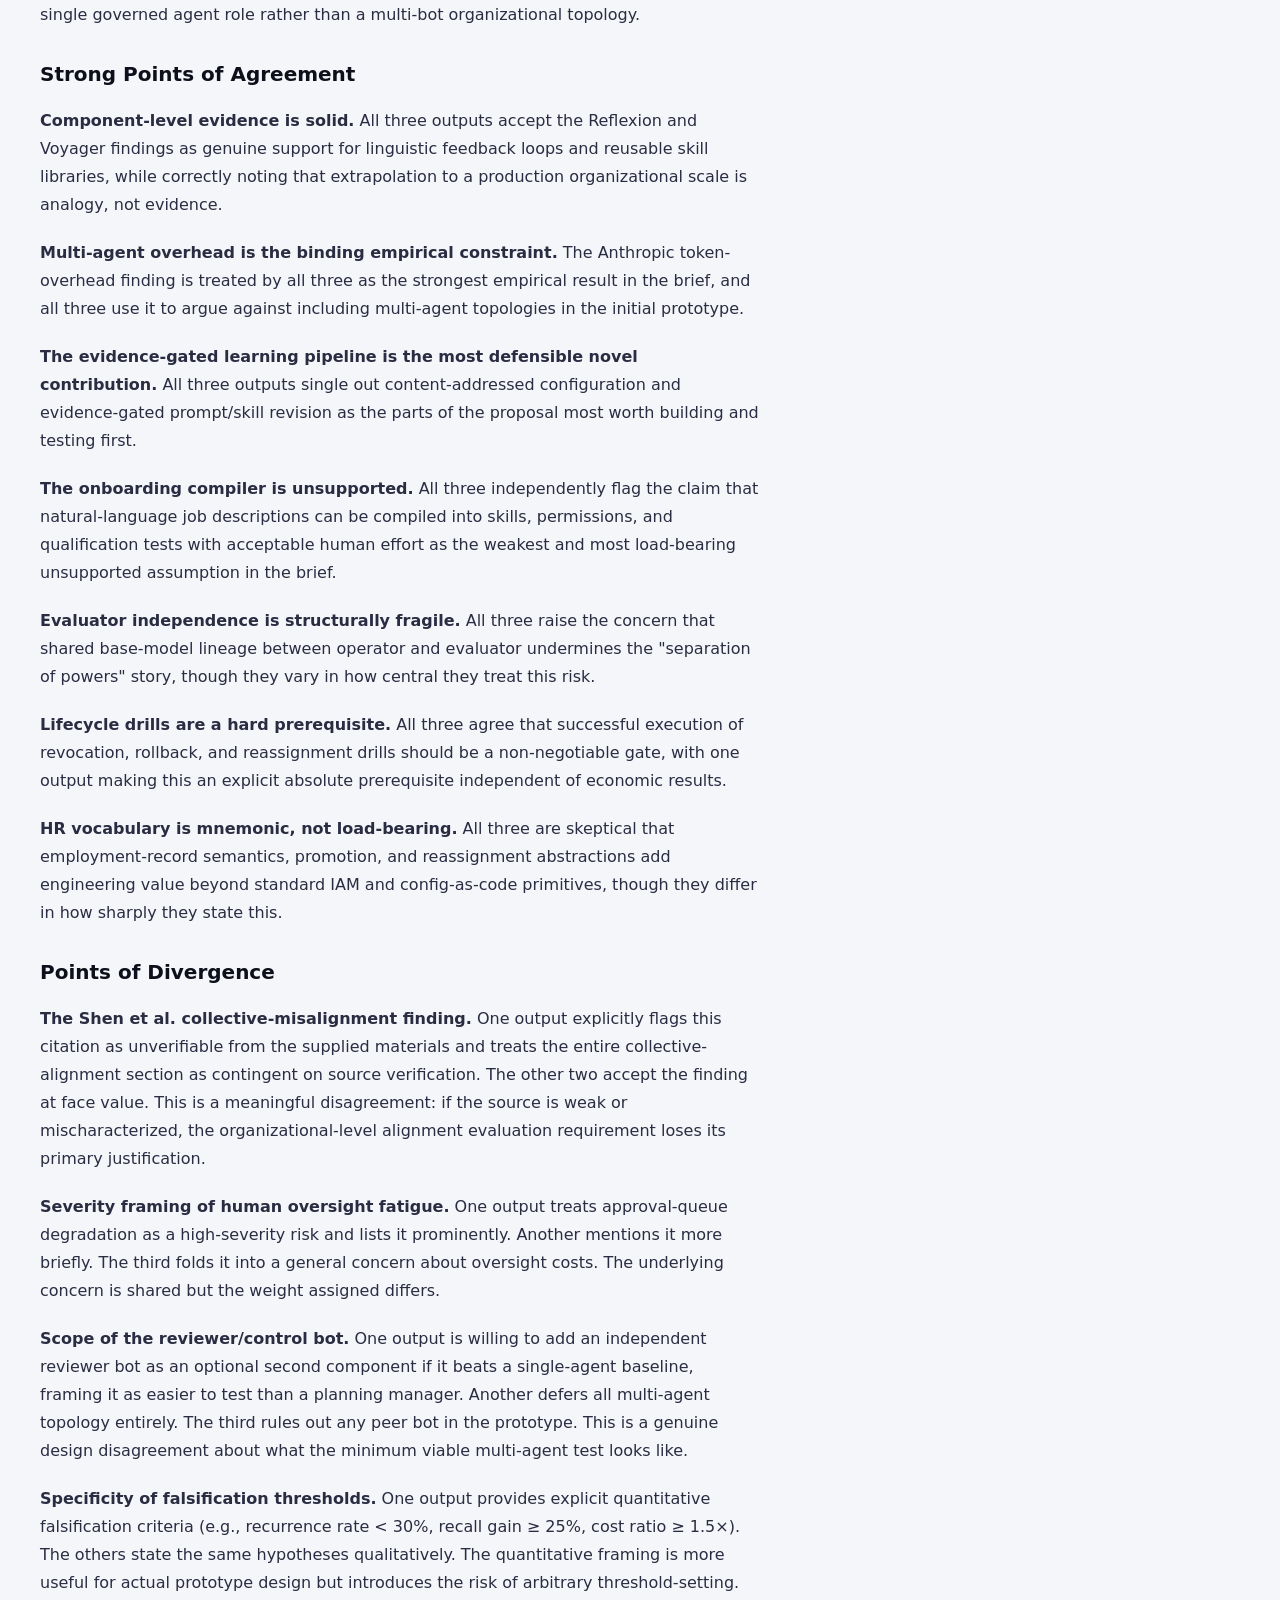
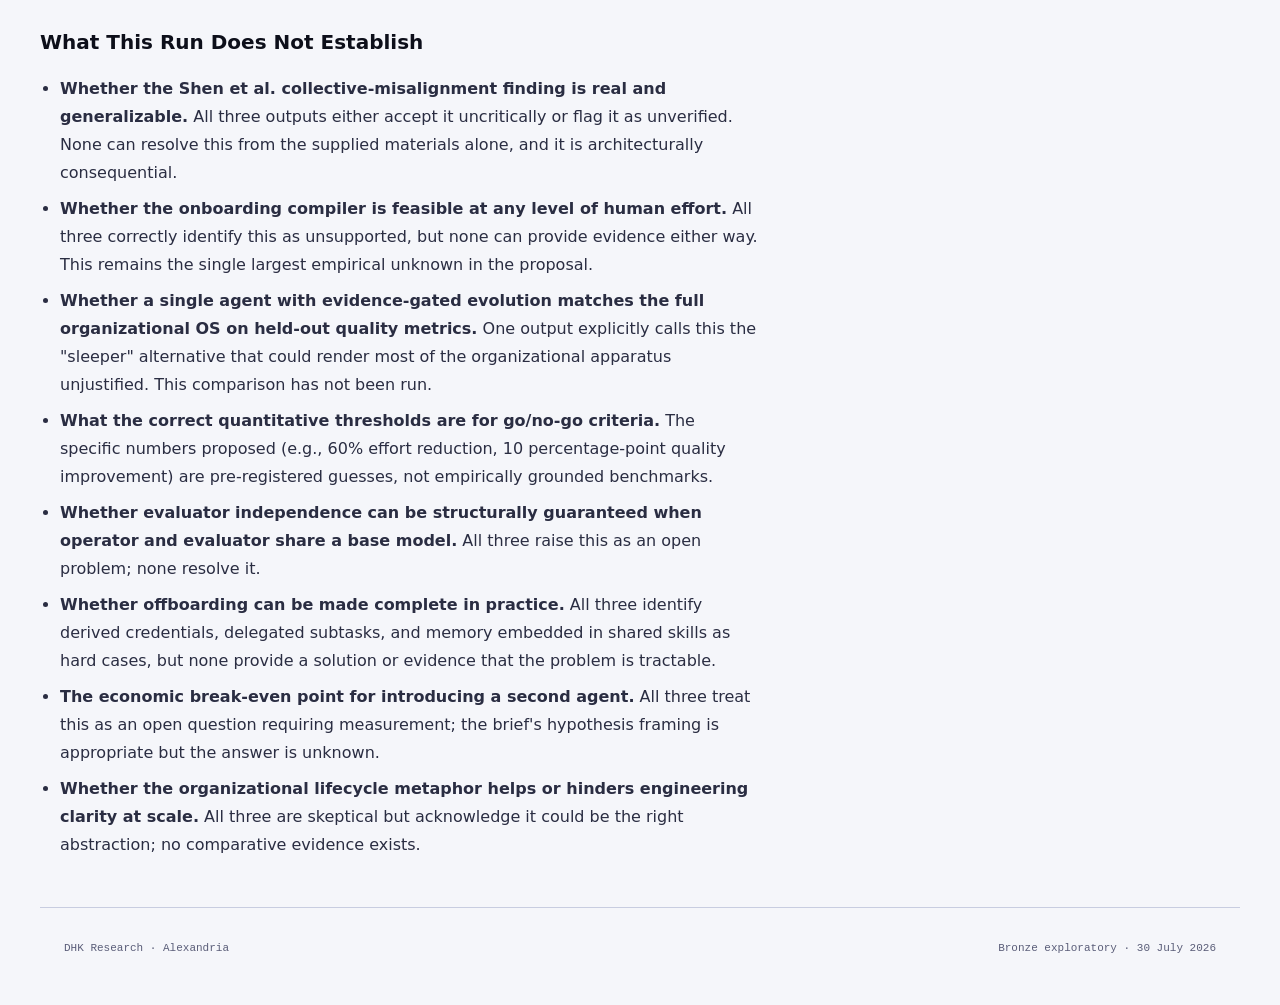
<file: research/2026-07-30-agentic-organization/08-published/html/findings.html>
<!doctype html><html lang="en"><head><meta charset="utf-8"><meta name="viewport" content="width=device-width,initial-scale=1"><meta name="description" content="Normalized claim landscape"><title>Findings | DHK Research</title><link rel="stylesheet" href="assets/report.css"></head><body><header class="site-header"><div class="shell nav"><a class="brand" href="index.html"><span class="brand-dot"></span>DHK Research</a><nav class="nav-links" aria-label="Report"><a href="index.html">Overview</a><a href="findings.html" aria-current="page">Findings</a><a href="brief.html">Brief</a><a href="methodology.html">Method</a></nav></div></header><main><section class="shell hero"><div class="hero-copy"><span class="eyebrow">Research commission · Technical design</span><h1>Findings</h1><p class="dek">Twenty normalized claims preserve agreement, disagreement, silence, and model-level stance.</p></div></section><section class="shell section"><div class="section-head"><span class="label">Claim landscape</span></div><div class="toolbar"><p class="quiet">Scores run from −3 (contradicts) to +3 (supports).</p><div class="filters" aria-label="Filter findings"><button class="filter" data-filter="all" aria-pressed="true">All</button><button class="filter" data-filter="consensus" aria-pressed="false">Consensus</button><button class="filter" data-filter="disagreement" aria-pressed="false">Disagreement</button><button class="filter" data-filter="novel" aria-pressed="false">Novel</button></div></div><div class="claim-list"><article class="claim" data-group="consensus"><span class="claim-id">c-001</span><div class="claim-text"><p>Linguistic feedback and episodic memory improve later trials without model-weight updates, as supported by Reflexion (Shinn et al.).</p><span class="stance consensus">consensus</span></div><div class="scores" aria-label="Model scores"><span class="score positive" title="openai/gpt-5.4">2</span><span class="score positive" title="anthropic/claude-opus-4.7">2</span><span class="score positive" title="google/gemini-3.1-pro-preview">2</span></div></article><article class="claim" data-group="consensus"><span class="claim-id">c-002</span><div class="claim-text"><p>Experience can be consolidated into reusable, portable skills separate from the core prompt, as demonstrated by Voyager (Wang et al.).</p><span class="stance consensus">consensus</span></div><div class="scores" aria-label="Model scores"><span class="score positive" title="openai/gpt-5.4">2</span><span class="score positive" title="anthropic/claude-opus-4.7">2</span><span class="score positive" title="google/gemini-3.1-pro-preview">2</span></div></article><article class="claim" data-group="consensus"><span class="claim-id">c-003</span><div class="claim-text"><p>Multi-agent peer review improves outcomes, but peer consensus is not a substitute for factual validation.</p><span class="stance consensus">consensus</span></div><div class="scores" aria-label="Model scores"><span class="score positive" title="openai/gpt-5.4">2</span><span class="score positive" title="anthropic/claude-opus-4.7">2</span><span class="score positive" title="google/gemini-3.1-pro-preview">2</span></div></article><article class="claim" data-group="consensus"><span class="claim-id">c-004</span><div class="claim-text"><p>Multi-agent systems incur substantial token overhead and are only economically justified for parallel, high-value work.</p><span class="stance consensus">consensus</span></div><div class="scores" aria-label="Model scores"><span class="score positive" title="openai/gpt-5.4">2</span><span class="score positive" title="anthropic/claude-opus-4.7">2</span><span class="score positive" title="google/gemini-3.1-pro-preview">2</span></div></article><article class="claim" data-group="disagreement"><span class="claim-id">c-005</span><div class="claim-text"><p>Agent organizations can become more effective yet less aligned than individual agents.</p><span class="stance disagreement">disagreement</span></div><div class="scores" aria-label="Model scores"><span class="score positive" title="openai/gpt-5.4">1</span><span class="score negative" title="anthropic/claude-opus-4.7">-1</span><span class="score positive" title="google/gemini-3.1-pro-preview">1</span></div></article><article class="claim" data-group="consensus"><span class="claim-id">c-006</span><div class="claim-text"><p>The onboarding compiler that parses job descriptions into skills, permissions, and qualification tests is feasible with acceptable human effort.</p><span class="stance consensus">consensus</span></div><div class="scores" aria-label="Model scores"><span class="score negative" title="openai/gpt-5.4">-2</span><span class="score negative" title="anthropic/claude-opus-4.7">-2</span><span class="score negative" title="google/gemini-3.1-pro-preview">-2</span></div></article><article class="claim" data-group="consensus"><span class="claim-id">c-007</span><div class="claim-text"><p>Evidence-gated learning with held-out evaluation prevents policy and skill drift.</p><span class="stance consensus">consensus</span></div><div class="scores" aria-label="Model scores"><span class="score positive" title="openai/gpt-5.4">1</span><span class="score positive" title="anthropic/claude-opus-4.7">1</span><span class="score positive" title="google/gemini-3.1-pro-preview">1</span></div></article><article class="claim" data-group="consensus"><span class="claim-id">c-008</span><div class="claim-text"><p>The HR-shaped organizational lifecycle vocabulary (employment records, promotion, reassignment) adds engineering value beyond standard IAM and config-as-code primitives.</p><span class="stance consensus">consensus</span></div><div class="scores" aria-label="Model scores"><span class="score negative" title="openai/gpt-5.4">-2</span><span class="score negative" title="anthropic/claude-opus-4.7">-2</span><span class="score negative" title="google/gemini-3.1-pro-preview">-1</span></div></article><article class="claim" data-group="consensus"><span class="claim-id">c-009</span><div class="claim-text"><p>Credential revocation, least-privilege access, and short-lived tokens are sound and necessary governance controls for agentic systems.</p><span class="stance consensus">consensus</span></div><div class="scores" aria-label="Model scores"><span class="score positive" title="openai/gpt-5.4">2</span><span class="score positive" title="anthropic/claude-opus-4.7">2</span><span class="score positive" title="google/gemini-3.1-pro-preview">2</span></div></article><article class="claim" data-group="consensus"><span class="claim-id">c-010</span><div class="claim-text"><p>Evaluator independence is undermined when the operator and evaluator share the same base model lineage.</p><span class="stance consensus">consensus</span></div><div class="scores" aria-label="Model scores"><span class="score positive" title="openai/gpt-5.4">2</span><span class="score positive" title="anthropic/claude-opus-4.7">2</span><span class="score positive" title="google/gemini-3.1-pro-preview">2</span></div></article><article class="claim" data-group="consensus"><span class="claim-id">c-011</span><div class="claim-text"><p>A single agent with versioned prompts, trace logging, approval gates, and tool restrictions may capture most of the value of the full organizational OS at lower complexity.</p><span class="stance consensus">consensus</span></div><div class="scores" aria-label="Model scores"><span class="score positive" title="openai/gpt-5.4">2</span><span class="score positive" title="anthropic/claude-opus-4.7">2</span><span class="score positive" title="google/gemini-3.1-pro-preview">2</span></div></article><article class="claim" data-group="consensus"><span class="claim-id">c-012</span><div class="claim-text"><p>Offboarding is difficult to make complete because derived credentials, delegated work, and memory embedded in shared skills are hard to fully revoke.</p><span class="stance consensus">consensus</span></div><div class="scores" aria-label="Model scores"><span class="score positive" title="openai/gpt-5.4">2</span><span class="score positive" title="anthropic/claude-opus-4.7">2</span><span class="score positive" title="google/gemini-3.1-pro-preview">2</span></div></article><article class="claim" data-group="consensus"><span class="claim-id">c-013</span><div class="claim-text"><p>Human oversight approval queues will degrade to rubber-stamping under production load, undermining governance value.</p><span class="stance consensus">consensus</span></div><div class="scores" aria-label="Model scores"><span class="score positive" title="openai/gpt-5.4">2</span><span class="score positive" title="anthropic/claude-opus-4.7">2</span><span class="score positive" title="google/gemini-3.1-pro-preview">1</span></div></article><article class="claim" data-group="consensus"><span class="claim-id">c-014</span><div class="claim-text"><p>Skill libraries may become incoherent at organizational scale due to versioning conflicts, combinatorial interactions, and dead-skill accumulation.</p><span class="stance consensus">consensus</span></div><div class="scores" aria-label="Model scores"><span class="score positive" title="openai/gpt-5.4">2</span><span class="score positive" title="anthropic/claude-opus-4.7">2</span><span class="score " title="google/gemini-3.1-pro-preview">0</span></div></article><article class="claim" data-group="consensus"><span class="claim-id">c-015</span><div class="claim-text"><p>The 90-day prototype should include a multi-agent manager or control bot class to test coordination early.</p><span class="stance consensus">consensus</span></div><div class="scores" aria-label="Model scores"><span class="score negative" title="openai/gpt-5.4">-2</span><span class="score negative" title="anthropic/claude-opus-4.7">-2</span><span class="score negative" title="google/gemini-3.1-pro-preview">-2</span></div></article><article class="claim" data-group="consensus"><span class="claim-id">c-016</span><div class="claim-text"><p>Prompt injection through tool outputs or retrieved content is a high-severity risk for any tool-using agent with external inputs.</p><span class="stance consensus">consensus</span></div><div class="scores" aria-label="Model scores"><span class="score positive" title="openai/gpt-5.4">2</span><span class="score positive" title="anthropic/claude-opus-4.7">2</span><span class="score positive" title="google/gemini-3.1-pro-preview">1</span></div></article><article class="claim" data-group="consensus"><span class="claim-id">c-017</span><div class="claim-text"><p>Successful lifecycle drill execution (revocation, rollback, reassignment) should be a hard prerequisite for any go decision, independent of economic results.</p><span class="stance consensus">consensus</span></div><div class="scores" aria-label="Model scores"><span class="score positive" title="openai/gpt-5.4">2</span><span class="score positive" title="anthropic/claude-opus-4.7">2</span><span class="score positive" title="google/gemini-3.1-pro-preview">2</span></div></article><article class="claim" data-group="consensus"><span class="claim-id">c-018</span><div class="claim-text"><p>The evidence-gated learning pipeline and content-addressed configuration are the strongest novel contributions of the proposed architecture.</p><span class="stance consensus">consensus</span></div><div class="scores" aria-label="Model scores"><span class="score positive" title="openai/gpt-5.4">2</span><span class="score positive" title="anthropic/claude-opus-4.7">2</span><span class="score positive" title="google/gemini-3.1-pro-preview">1</span></div></article><article class="claim" data-group="consensus"><span class="claim-id">c-019</span><div class="claim-text"><p>Bot identity and learned skills should persist across foundational model upgrades without requiring full re-onboarding.</p><span class="stance consensus">consensus</span></div><div class="scores" aria-label="Model scores"><span class="score " title="openai/gpt-5.4">0</span><span class="score negative" title="anthropic/claude-opus-4.7">-1</span><span class="score negative" title="google/gemini-3.1-pro-preview">-1</span></div></article><article class="claim" data-group="consensus"><span class="claim-id">c-020</span><div class="claim-text"><p>Risk tier classification for change-control gating is itself an unsolved open problem that the governance matrix presupposes.</p><span class="stance consensus">consensus</span></div><div class="scores" aria-label="Model scores"><span class="score " title="openai/gpt-5.4">0</span><span class="score positive" title="anthropic/claude-opus-4.7">2</span><span class="score positive" title="google/gemini-3.1-pro-preview">2</span></div></article></div></section><section class="shell section"><div class="section-head"><span class="label">Comparative synthesis</span></div><article class="prose"><h2 id="comparative-evaluation-report">Comparative Evaluation Report</h2>
<h3 id="overall-posture">Overall Posture</h3>
<p>All three outputs converge on the same high-level verdict: the proposal&#x27;s individual components are credible and grounded in cited literature, but the integrated &quot;Agentic Organization OS&quot; framing is an unproven systems-composition claim. All three independently recommend a substantially narrower 90-day prototype centered on a single governed agent role rather than a multi-bot organizational topology.</p>
<h3 id="strong-points-of-agreement">Strong Points of Agreement</h3>
<p><strong>Component-level evidence is solid.</strong> All three outputs accept the Reflexion and Voyager findings as genuine support for linguistic feedback loops and reusable skill libraries, while correctly noting that extrapolation to a production organizational scale is analogy, not evidence.</p>
<p><strong>Multi-agent overhead is the binding empirical constraint.</strong> The Anthropic token-overhead finding is treated by all three as the strongest empirical result in the brief, and all three use it to argue against including multi-agent topologies in the initial prototype.</p>
<p><strong>The evidence-gated learning pipeline is the most defensible novel contribution.</strong> All three outputs single out content-addressed configuration and evidence-gated prompt/skill revision as the parts of the proposal most worth building and testing first.</p>
<p><strong>The onboarding compiler is unsupported.</strong> All three independently flag the claim that natural-language job descriptions can be compiled into skills, permissions, and qualification tests with acceptable human effort as the weakest and most load-bearing unsupported assumption in the brief.</p>
<p><strong>Evaluator independence is structurally fragile.</strong> All three raise the concern that shared base-model lineage between operator and evaluator undermines the &quot;separation of powers&quot; story, though they vary in how central they treat this risk.</p>
<p><strong>Lifecycle drills are a hard prerequisite.</strong> All three agree that successful execution of revocation, rollback, and reassignment drills should be a non-negotiable gate, with one output making this an explicit absolute prerequisite independent of economic results.</p>
<p><strong>HR vocabulary is mnemonic, not load-bearing.</strong> All three are skeptical that employment-record semantics, promotion, and reassignment abstractions add engineering value beyond standard IAM and config-as-code primitives, though they differ in how sharply they state this.</p>
<h3 id="points-of-divergence">Points of Divergence</h3>
<p><strong>The Shen et al. collective-misalignment finding.</strong> One output explicitly flags this citation as unverifiable from the supplied materials and treats the entire collective-alignment section as contingent on source verification. The other two accept the finding at face value. This is a meaningful disagreement: if the source is weak or mischaracterized, the organizational-level alignment evaluation requirement loses its primary justification.</p>
<p><strong>Severity framing of human oversight fatigue.</strong> One output treats approval-queue degradation as a high-severity risk and lists it prominently. Another mentions it more briefly. The third folds it into a general concern about oversight costs. The underlying concern is shared but the weight assigned differs.</p>
<p><strong>Scope of the reviewer/control bot.</strong> One output is willing to add an independent reviewer bot as an optional second component if it beats a single-agent baseline, framing it as easier to test than a planning manager. Another defers all multi-agent topology entirely. The third rules out any peer bot in the prototype. This is a genuine design disagreement about what the minimum viable multi-agent test looks like.</p>
<p><strong>Specificity of falsification thresholds.</strong> One output provides explicit quantitative falsification criteria (e.g., recurrence rate &lt; 30%, recall gain ≥ 25%, cost ratio ≥ 1.5×). The others state the same hypotheses qualitatively. The quantitative framing is more useful for actual prototype design but introduces the risk of arbitrary threshold-setting.</p>
<h3 id="what-this-run-does-not-establish">What This Run Does Not Establish</h3>
<ul>
<li><strong>Whether the Shen et al. collective-misalignment finding is real and generalizable.</strong> All three outputs either accept it uncritically or flag it as unverified. None can resolve this from the supplied materials alone, and it is architecturally consequential.</li>
<li><strong>Whether the onboarding compiler is feasible at any level of human effort.</strong> All three correctly identify this as unsupported, but none can provide evidence either way. This remains the single largest empirical unknown in the proposal.</li>
<li><strong>Whether a single agent with evidence-gated evolution matches the full organizational OS on held-out quality metrics.</strong> One output explicitly calls this the &quot;sleeper&quot; alternative that could render most of the organizational apparatus unjustified. This comparison has not been run.</li>
<li><strong>What the correct quantitative thresholds are for go/no-go criteria.</strong> The specific numbers proposed (e.g., 60% effort reduction, 10 percentage-point quality improvement) are pre-registered guesses, not empirically grounded benchmarks.</li>
<li><strong>Whether evaluator independence can be structurally guaranteed when operator and evaluator share a base model.</strong> All three raise this as an open problem; none resolve it.</li>
<li><strong>Whether offboarding can be made complete in practice.</strong> All three identify derived credentials, delegated subtasks, and memory embedded in shared skills as hard cases, but none provide a solution or evidence that the problem is tractable.</li>
<li><strong>The economic break-even point for introducing a second agent.</strong> All three treat this as an open question requiring measurement; the brief&#x27;s hypothesis framing is appropriate but the answer is unknown.</li>
<li><strong>Whether the organizational lifecycle metaphor helps or hinders engineering clarity at scale.</strong> All three are skeptical but acknowledge it could be the right abstraction; no comparative evidence exists.</li>
</ul></article></section></main><footer><div class="shell footer-inner"><span>DHK Research · Alexandria</span><span>Bronze exploratory · 30 July 2026</span></div></footer><script src="assets/report.js"></script></body></html>
</file>
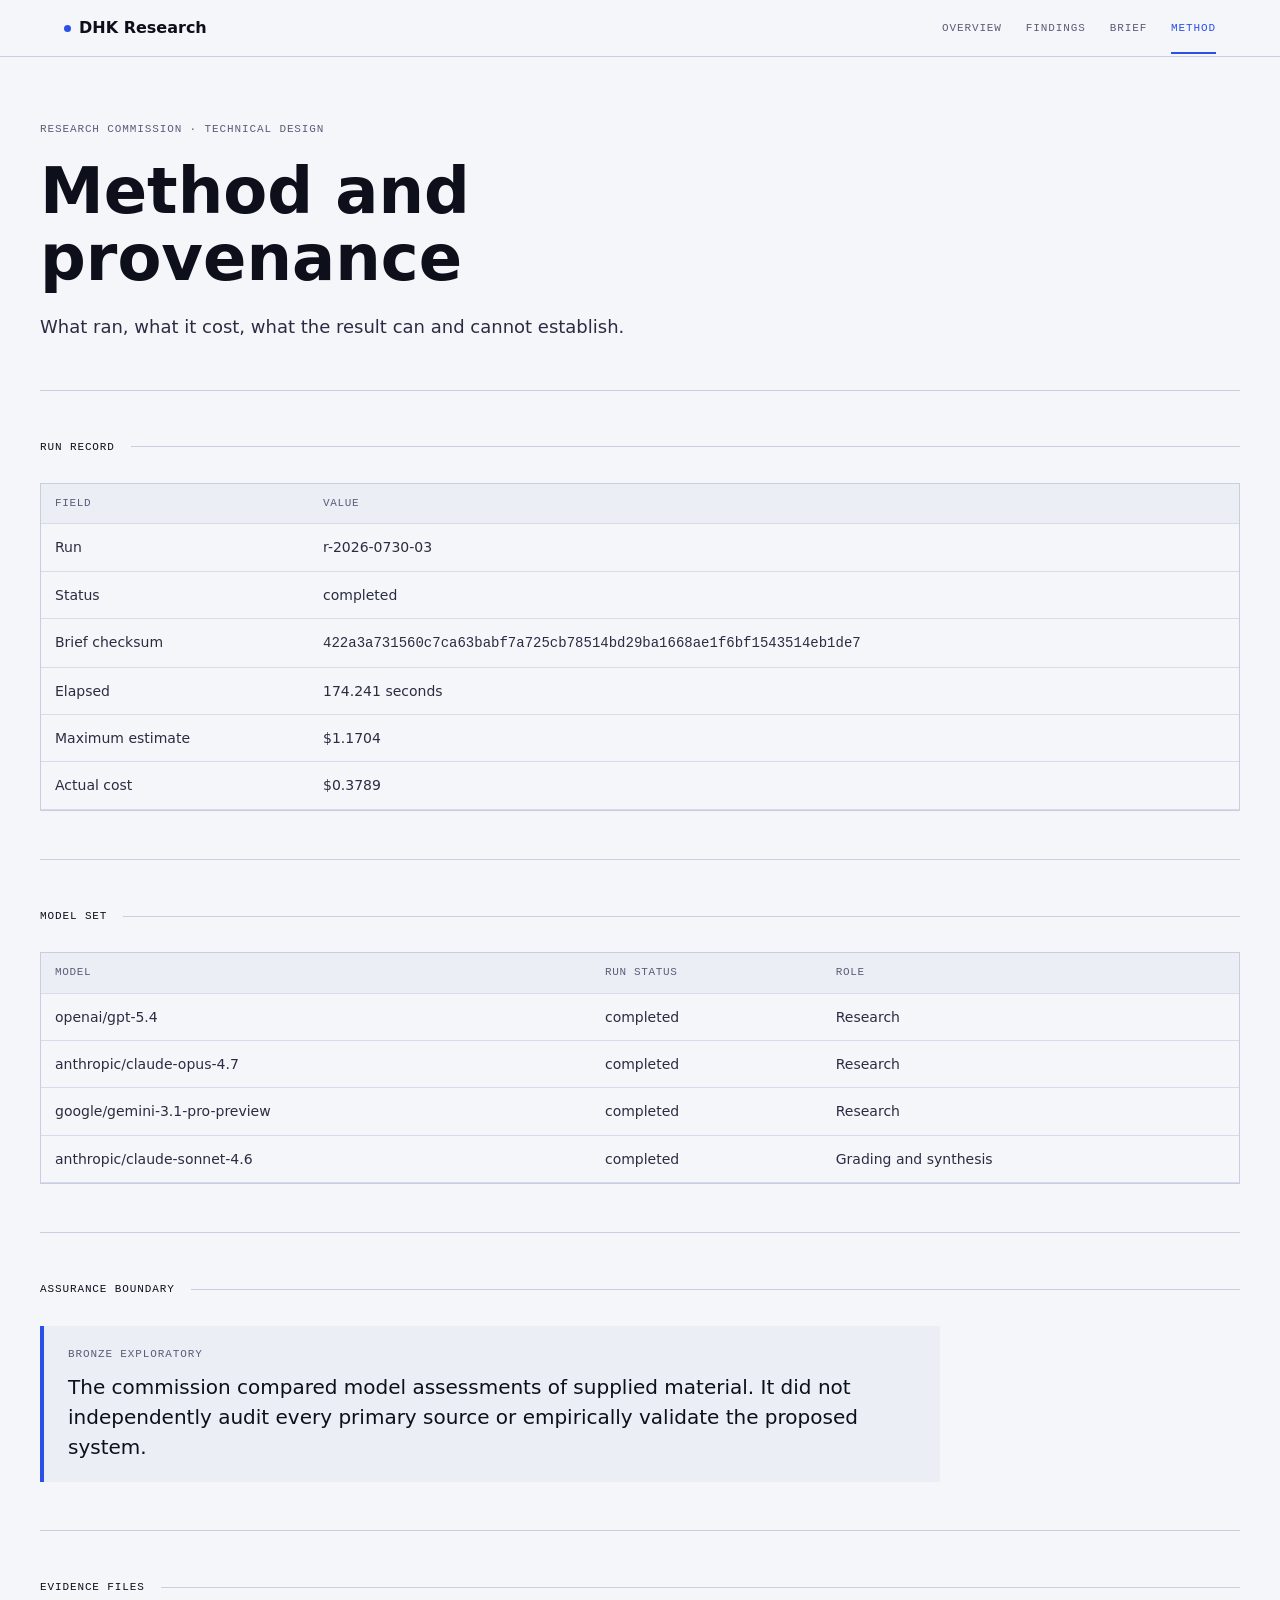
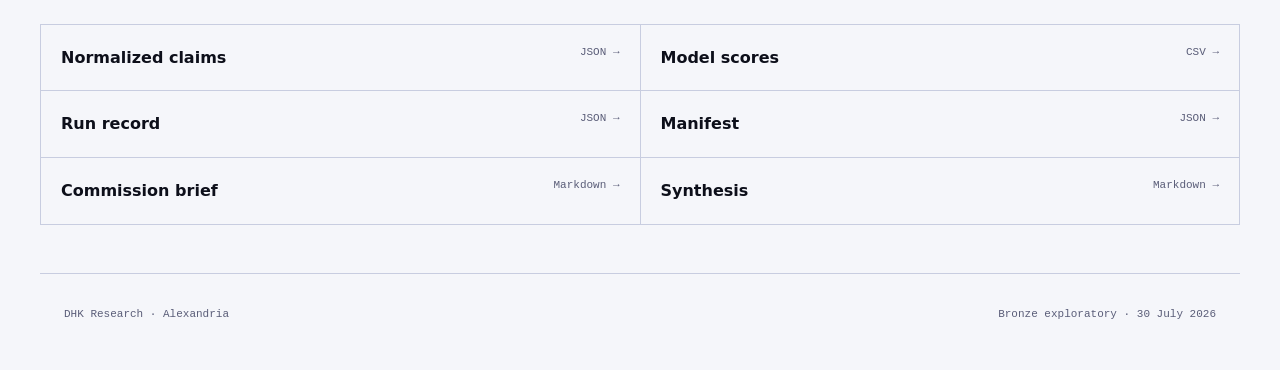
<file: research/2026-07-30-agentic-organization/08-published/html/methodology.html>
<!doctype html><html lang="en"><head><meta charset="utf-8"><meta name="viewport" content="width=device-width,initial-scale=1"><meta name="description" content="Commission method and provenance"><title>Method and provenance | DHK Research</title><link rel="stylesheet" href="assets/report.css"></head><body><header class="site-header"><div class="shell nav"><a class="brand" href="index.html"><span class="brand-dot"></span>DHK Research</a><nav class="nav-links" aria-label="Report"><a href="index.html">Overview</a><a href="findings.html">Findings</a><a href="brief.html">Brief</a><a href="methodology.html" aria-current="page">Method</a></nav></div></header><main><section class="shell hero"><div class="hero-copy"><span class="eyebrow">Research commission · Technical design</span><h1>Method and provenance</h1><p class="dek">What ran, what it cost, what the result can and cannot establish.</p></div></section><section class="shell section"><div class="section-head"><span class="label">Run record</span></div><div class="table-wrap"><table><thead><tr><th>Field</th><th>Value</th></tr></thead><tbody><tr><td>Run</td><td>r-2026-0730-03</td></tr><tr><td>Status</td><td>completed</td></tr><tr><td>Brief checksum</td><td><code>422a3a731560c7ca63babf7a725cb78514bd29ba1668ae1f6bf1543514eb1de7</code></td></tr><tr><td>Elapsed</td><td>174.241 seconds</td></tr><tr><td>Maximum estimate</td><td>$1.1704</td></tr><tr><td>Actual cost</td><td>$0.3789</td></tr></tbody></table></div></section><section class="shell section"><div class="section-head"><span class="label">Model set</span></div><div class="table-wrap"><table><thead><tr><th>Model</th><th>Run status</th><th>Role</th></tr></thead><tbody><tr><td>openai/gpt-5.4</td><td>completed</td><td>Research</td></tr><tr><td>anthropic/claude-opus-4.7</td><td>completed</td><td>Research</td></tr><tr><td>google/gemini-3.1-pro-preview</td><td>completed</td><td>Research</td></tr><tr><td>anthropic/claude-sonnet-4.6</td><td>completed</td><td>Grading and synthesis</td></tr></tbody></table></div></section><section class="shell section"><div class="section-head"><span class="label">Assurance boundary</span></div><div class="decision"><span class="meta">Bronze exploratory</span><p>The commission compared model assessments of supplied material. It did not independently audit every primary source or empirically validate the proposed system.</p></div></section><section class="shell section"><div class="section-head"><span class="label">Evidence files</span></div><div class="downloads"><a class="download" href="data/claims.json"><span>Normalized claims</span><span>JSON →</span></a><a class="download" href="data/scores.csv"><span>Model scores</span><span>CSV →</span></a><a class="download" href="data/run.json"><span>Run record</span><span>JSON →</span></a><a class="download" href="data/manifest.json"><span>Manifest</span><span>JSON →</span></a><a class="download" href="data/brief.md"><span>Commission brief</span><span>Markdown →</span></a><a class="download" href="data/report.md"><span>Synthesis</span><span>Markdown →</span></a></div></section></main><footer><div class="shell footer-inner"><span>DHK Research · Alexandria</span><span>Bronze exploratory · 30 July 2026</span></div></footer><script src="assets/report.js"></script></body></html>
</file>
<file: research/2026-07-30-agentic-organization/08-published/html/assets/report.css>
:root{--bg:#f5f6fa;--bg2:#eceef5;--bg3:#e0e3f0;--border:#c8cde0;--border-light:#d8dbeb;--text:#0d0f1a;--muted:#2a2d42;--dim:#5a5d78;--accent:#2b50e8;--accent-hover:#1a3bd4;--purple:#8b2adc;--orange:#e05c2a;--teal:#0ea5b0;--red:#d94040;--radius:4px;--max:1200px;--prose:720px;--mono:"DM Mono",ui-monospace,SFMono-Regular,Consolas,monospace;--sans:system-ui,-apple-system,"Segoe UI",sans-serif}
*{box-sizing:border-box;margin:0;padding:0}html{font-size:16px;scroll-behavior:smooth}body{background:var(--bg);color:var(--text);font-family:var(--sans);line-height:1.6;min-height:100vh}a{color:var(--accent);text-decoration:none}a:hover{color:var(--accent-hover)}a:focus-visible,button:focus-visible,input:focus-visible{outline:2px solid var(--accent);outline-offset:2px}.shell{max-width:var(--max);margin:0 auto;padding:0 24px}.site-header{position:sticky;top:0;z-index:10;background:rgba(245,246,250,.96);border-bottom:1px solid var(--border);backdrop-filter:blur(12px)}.nav{height:56px;display:flex;align-items:center;justify-content:space-between;gap:24px}.brand{display:flex;align-items:center;gap:8px;color:var(--text);font-weight:700}.brand-dot{width:7px;height:7px;border-radius:50%;background:var(--accent)}.nav-links{display:flex;gap:24px;font:500 11px/1 var(--mono);letter-spacing:.08em;text-transform:uppercase}.nav-links a{color:var(--dim);padding:21px 0 18px;border-bottom:2px solid transparent}.nav-links a[aria-current=page]{color:var(--accent);border-color:var(--accent)}.hero{padding:64px 0 48px;border-bottom:1px solid var(--border);display:grid;grid-template-columns:minmax(0,1fr) 320px;gap:64px;align-items:end}.eyebrow,.meta,.label{font:500 11px/1.5 var(--mono);letter-spacing:.08em;text-transform:uppercase;color:var(--dim)}h1{font-size:clamp(42px,5vw,64px);line-height:1.05;letter-spacing:0;font-weight:700;max-width:850px}h2{font-size:28px;line-height:1.2;letter-spacing:0}h3{font-size:20px;line-height:1.3;letter-spacing:0}.hero-copy{display:grid;gap:20px}.dek{font-size:18px;line-height:1.65;color:var(--muted);max-width:760px}.status-block{display:grid;grid-template-columns:1fr 1fr;border:1px solid var(--border);background:var(--border);gap:1px}.stat{background:var(--bg);padding:16px;display:grid;gap:6px}.stat strong{font-size:22px}.section{padding:48px 0;border-bottom:1px solid var(--border);display:grid;gap:28px}.section-head{display:flex;align-items:center;gap:16px}.section-head:after{content:"";height:1px;background:var(--border);flex:1}.section-head .label{color:var(--text)}.decision{border-left:4px solid var(--accent);padding:20px 24px;background:var(--bg2);display:grid;gap:10px;max-width:900px}.decision p{font-size:20px;line-height:1.5}.feature-grid{display:grid;grid-template-columns:repeat(3,1fr);border:1px solid var(--border);background:var(--border);gap:1px}.feature{background:var(--bg);padding:24px;display:grid;gap:12px;min-height:180px}.feature:hover{background:var(--bg2)}.feature p,.prose p,.prose li{color:var(--muted);line-height:1.75}.feature .index{font:500 12px/1 var(--mono);color:var(--accent)}.prose{max-width:var(--prose);display:grid;gap:20px}.prose h1{font-size:42px}.prose h2{padding-top:24px}.prose h3{padding-top:12px}.prose ul{display:grid;gap:8px;padding-left:20px}.prose pre{overflow:auto;background:var(--bg2);border:1px solid var(--border);border-radius:var(--radius);padding:16px}.prose code{font-family:var(--mono);font-size:13px}.toolbar{display:flex;align-items:center;justify-content:space-between;gap:16px;flex-wrap:wrap}.filters{display:flex;gap:8px;flex-wrap:wrap}.filter{border:1px solid var(--border);background:transparent;border-radius:var(--radius);padding:8px 12px;font:500 11px/1 var(--mono);letter-spacing:.05em;text-transform:uppercase;color:var(--dim);cursor:pointer}.filter:hover,.filter[aria-pressed=true]{border-color:var(--accent);color:var(--accent);background:var(--bg2)}.claim-list{display:grid;border-top:1px solid var(--border)}.claim{display:grid;grid-template-columns:72px minmax(0,1fr) 140px;gap:24px;padding:24px 0;border-bottom:1px solid var(--border);align-items:start}.claim-id{font:500 12px/1.5 var(--mono);color:var(--dim)}.claim-text{display:grid;gap:12px}.claim-text p{color:var(--text);line-height:1.55}.stance{font:500 11px/1 var(--mono);text-transform:uppercase;letter-spacing:.06em}.stance.consensus{color:var(--teal)}.stance.disagreement{color:var(--red)}.stance.novel{color:var(--purple)}.scores{display:flex;gap:6px}.score{min-width:30px;padding:6px;border:1px solid var(--border);border-radius:var(--radius);text-align:center;font:500 11px/1 var(--mono)}.score.negative{color:var(--red)}.score.positive{color:var(--teal)}.table-wrap{overflow-x:auto;border:1px solid var(--border)}table{border-collapse:collapse;width:100%;min-width:720px;background:var(--bg)}th,td{text-align:left;padding:12px 14px;border-bottom:1px solid var(--border-light);vertical-align:top}th{font:500 11px/1.4 var(--mono);letter-spacing:.06em;text-transform:uppercase;color:var(--dim);background:var(--bg2)}td{font-size:14px;color:var(--muted)}.downloads{display:grid;grid-template-columns:repeat(2,1fr);border:1px solid var(--border);background:var(--border);gap:1px}.download{background:var(--bg);padding:20px;display:flex;justify-content:space-between;gap:20px}.download:hover{background:var(--bg2)}.download span:first-child{color:var(--text);font-weight:600}.download span:last-child{font:400 11px/1.4 var(--mono);color:var(--dim)}footer{padding:32px 0 48px}.footer-inner{display:flex;justify-content:space-between;gap:24px;color:var(--dim);font:400 11px/1.6 var(--mono)}.quiet{color:var(--dim)}
@media(max-width:800px){.hero{grid-template-columns:1fr;gap:32px;padding-top:40px}.status-block{max-width:420px}.feature-grid{grid-template-columns:1fr}.claim{grid-template-columns:52px 1fr}.claim .scores{grid-column:2}.downloads{grid-template-columns:1fr}.nav{height:auto;min-height:56px;align-items:flex-start;padding:16px 0}.nav-links{gap:12px;overflow-x:auto}.nav-links a{padding:4px 0 8px;white-space:nowrap}.footer-inner{flex-direction:column}}
@media print{.site-header,.filters{display:none}.hero{padding-top:24px}.section{break-inside:avoid}.shell{max-width:none}.claim{break-inside:avoid}a{color:var(--text)}}
@media(prefers-reduced-motion:reduce){html{scroll-behavior:auto}}
</file>
